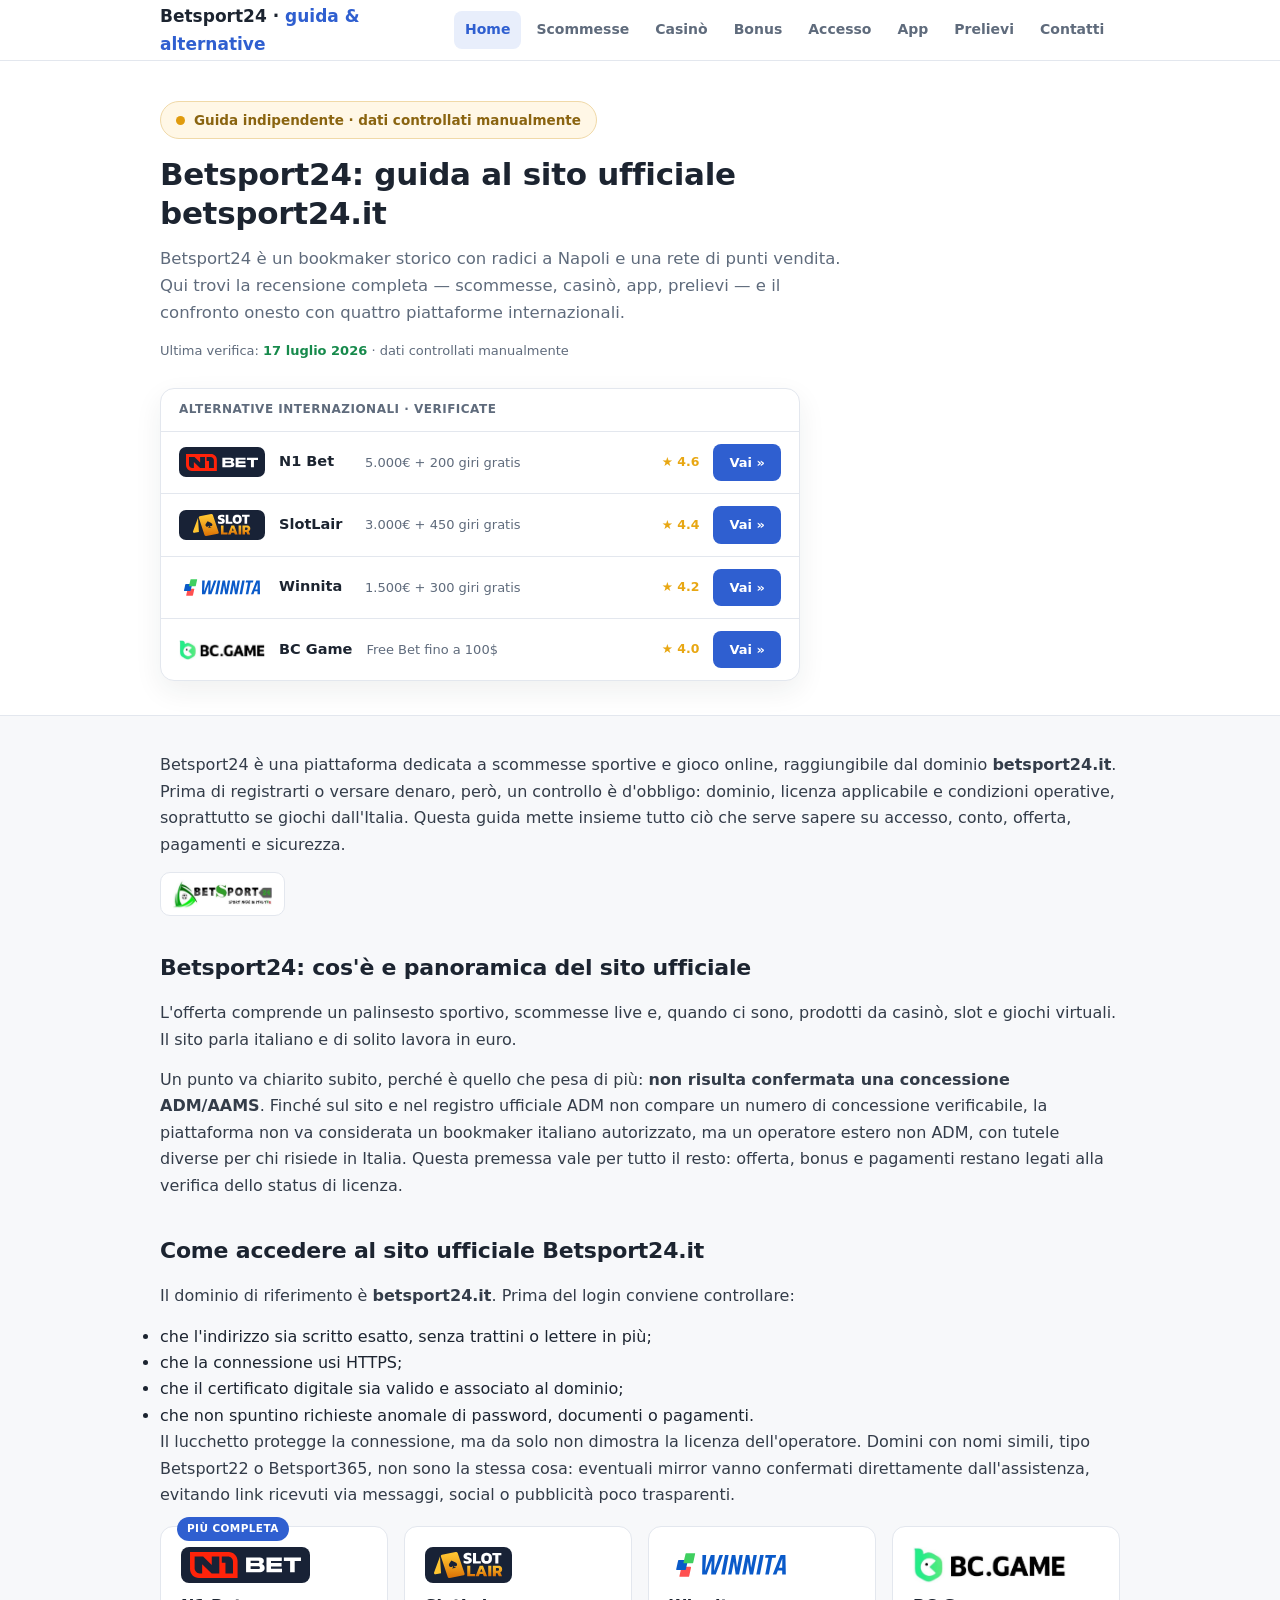
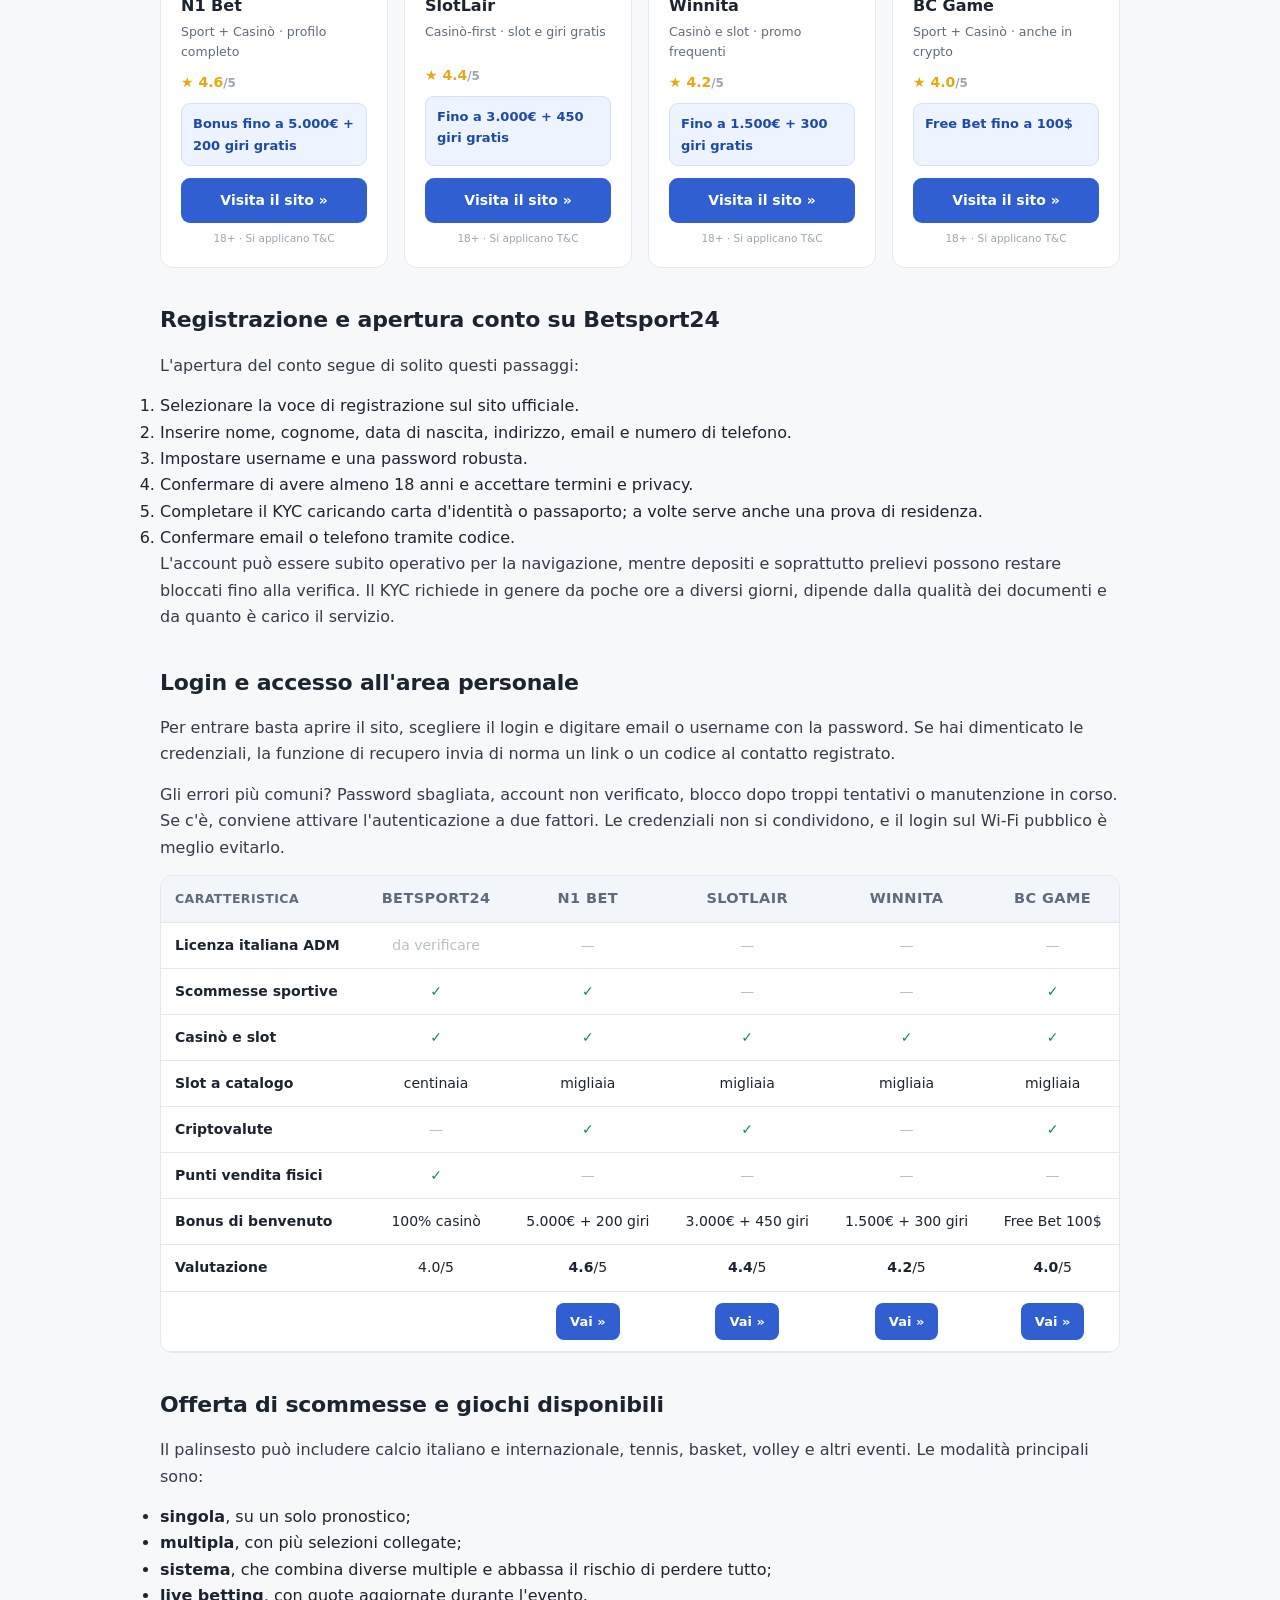
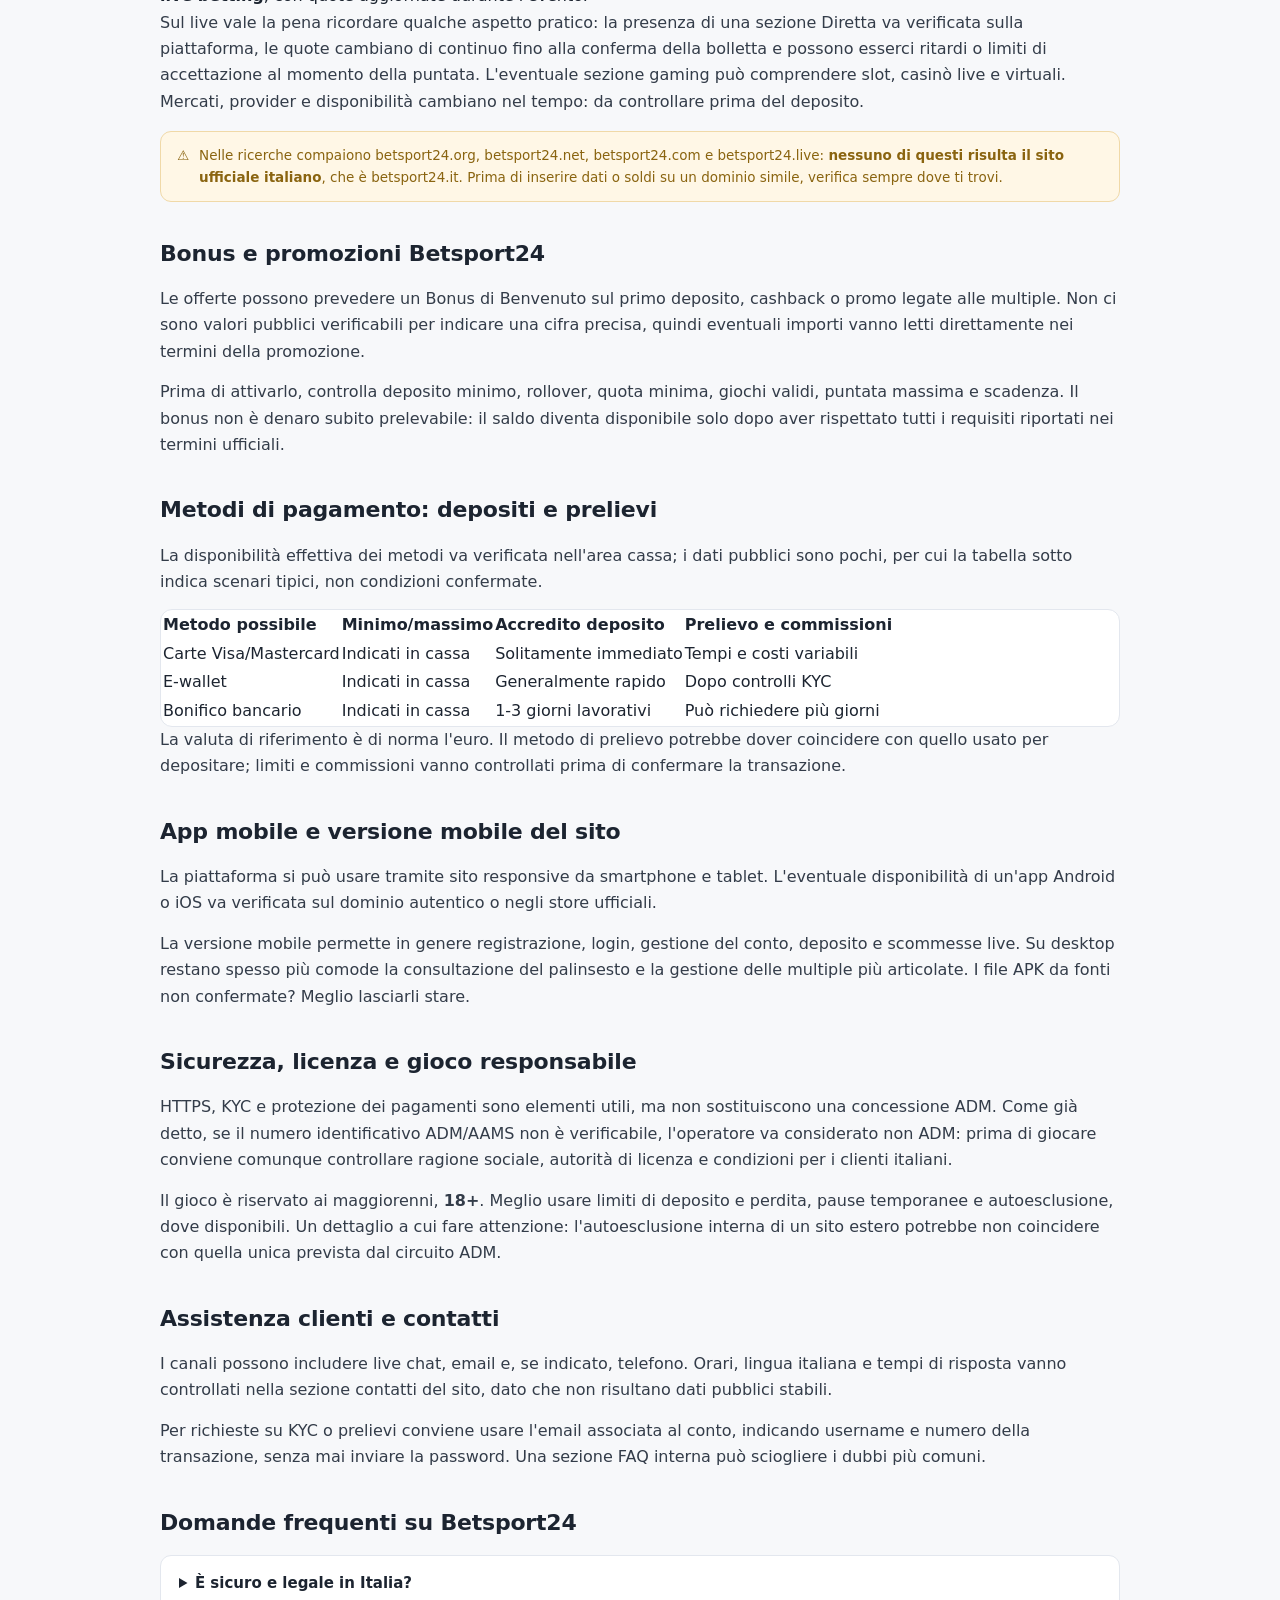
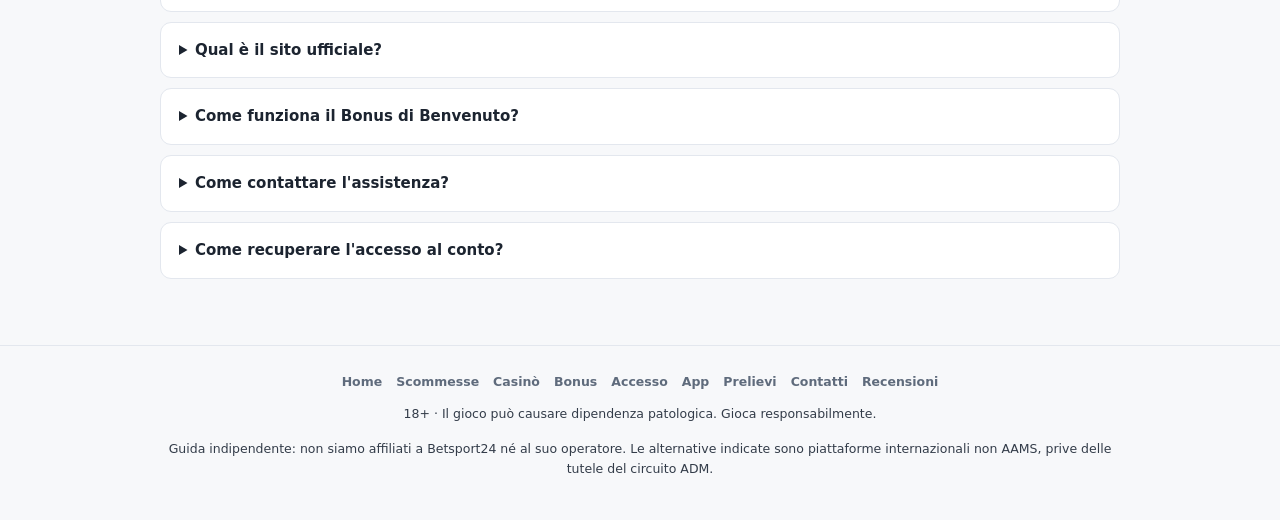
<file: index.html>
<!DOCTYPE html>
<html lang="it">
<head>
<meta charset="utf-8">
<meta name="viewport" content="width=device-width,initial-scale=1">
<title>Betsport24.it: guida a login, bonus e licenza ADM</title>
<meta name="description" content="Guida a Betsport24: accesso, registrazione, scommesse, bonus e pagamenti. Verifica licenza ADM/AAMS, sicurezza e condizioni prima di giocare.">
<link rel="canonical" href="https://betsports24it.com/">
<link rel="alternate" hreflang="it-it" href="https://betsports24it.com/">
<link rel="alternate" hreflang="x-default" href="https://betsports24it.com/">
<link rel="icon" type="image/svg+xml" href="/favicon.svg">
<link rel="stylesheet" href="/assets/style.css">
<script type="application/ld+json">{"@context": "https://schema.org", "@type": "FAQPage", "mainEntity": [{"@type": "Question", "name": "È sicuro e legale in Italia?", "acceptedAnswer": {"@type": "Answer", "text": "Senza un numero ADM/AAMS verificabile non va considerato concessionario italiano: in quel caso è un operatore non ADM, con protezioni differenti. L&#x27;accesso è consentito solo ai maggiorenni."}}, {"@type": "Question", "name": "Qual è il sito ufficiale?", "acceptedAnswer": {"@type": "Answer", "text": "Il dominio indicato è betsport24.it. Controlla ortografia, HTTPS e certificato, evitando domini simili o mirror non confermati."}}, {"@type": "Question", "name": "Come funziona il Bonus di Benvenuto?", "acceptedAnswer": {"@type": "Answer", "text": "Può essere collegato al primo deposito e richiedere un rollover prima del prelievo. Importo, quota minima, scadenza e mercati validi sono specificati nei termini della promozione."}}, {"@type": "Question", "name": "Come contattare l&#x27;assistenza?", "acceptedAnswer": {"@type": "Answer", "text": "Quando disponibili, puoi usare live chat, email o telefono indicati sul sito. Orari e supporto in italiano vanno verificati nella sezione contatti."}}, {"@type": "Question", "name": "Come recuperare l&#x27;accesso al conto?", "acceptedAnswer": {"@type": "Answer", "text": "Dalla schermata di login scegli il recupero password o username, poi confermi l&#x27;identità tramite email o SMS. Se il conto è bloccato, tocca rivolgersi all&#x27;assistenza."}}]}</script><script type="application/ld+json">{"@context":"https://schema.org","@type":"WebSite","name":"Betsport24 · guida e alternative","url":"https://betsports24it.com/"}</script><script type="application/ld+json">{"@context":"https://schema.org","@type":"BreadcrumbList","itemListElement":[{"@type":"ListItem","position":1,"name":"Home","item":"https://betsports24it.com/"}]}</script>
</head>
<body>
<header class="hd"><div class="wrap"><a class="lg" href="/">Betsport24 · <b>guida &amp; alternative</b></a><nav><a href="/" class="on">Home</a><a href="/scommesse/">Scommesse</a><a href="/casino/">Casinò</a><a href="/bonus/">Bonus</a><a href="/accesso/">Accesso</a><a href="/app/">App</a><a href="/prelievi/">Prelievi</a><a href="/contatti/">Contatti</a><a href="/recensioni/">Recensioni</a></nav></div></header>
<section class="hero"><div class="wrap">
<div class="notice"><span class="dot"></span>Guida indipendente · dati controllati manualmente</div>
<h1>Betsport24: guida al sito ufficiale betsport24.it</h1>
<p class="sub">Betsport24 è un bookmaker storico con radici a Napoli e una rete di punti vendita. Qui trovi la recensione completa — scommesse, casinò, app, prelievi — e il confronto onesto con quattro piattaforme internazionali.</p>
<div class="vf">Ultima verifica: <b>17 luglio 2026</b> · dati controllati manualmente</div>
<div class="quick"><div class="qh">Alternative internazionali · verificate</div><a class="q" href="/referral-link?sub_id_1=n1" rel="nofollow"><img class="ql dk" src="/assets/n1bet-logo.svg" alt="N1 Bet"><span class="qn">N1 Bet</span><span class="qb">5.000€ + 200 giri gratis</span><span class="qr">★ 4.6</span><span class="qgo">Vai »</span></a><a class="q" href="/referral-link?sub_id_1=slotlair" rel="nofollow"><img class="ql dk" src="/assets/slotlair-logo.svg" alt="SlotLair"><span class="qn">SlotLair</span><span class="qb">3.000€ + 450 giri gratis</span><span class="qr">★ 4.4</span><span class="qgo">Vai »</span></a><a class="q" href="/referral-link?sub_id_1=winita" rel="nofollow"><img class="ql" src="/assets/winnita-logo.svg" alt="Winnita"><span class="qn">Winnita</span><span class="qb">1.500€ + 300 giri gratis</span><span class="qr">★ 4.2</span><span class="qgo">Vai »</span></a><a class="q" href="/referral-link?sub_id_1=bc" rel="nofollow"><img class="ql" src="/assets/bcgame-logo.jpeg" alt="BC Game"><span class="qn">BC Game</span><span class="qb">Free Bet fino a 100$</span><span class="qr">★ 4.0</span><span class="qgo">Vai »</span></a></div>
</div></section>
<main><div class="wrap">
<p>Betsport24 è una piattaforma dedicata a scommesse sportive e gioco online, raggiungibile dal dominio <b>betsport24.it</b>. Prima di registrarti o versare denaro, però, un controllo è d&#x27;obbligo: dominio, licenza applicabile e condizioni operative, soprattutto se giochi dall&#x27;Italia. Questa guida mette insieme tutto ciò che serve sapere su accesso, conto, offerta, pagamenti e sicurezza.</p>

<img class="blogo" src="/assets/logo-betsport24.png" alt="Betsport24 logo" width="447" height="136">
<h2>Betsport24: cos&#x27;è e panoramica del sito ufficiale</h2>
<p>L&#x27;offerta comprende un palinsesto sportivo, scommesse live e, quando ci sono, prodotti da casinò, slot e giochi virtuali. Il sito parla italiano e di solito lavora in euro.</p>
<p>Un punto va chiarito subito, perché è quello che pesa di più: <b>non risulta confermata una concessione ADM/AAMS</b>. Finché sul sito e nel registro ufficiale ADM non compare un numero di concessione verificabile, la piattaforma non va considerata un bookmaker italiano autorizzato, ma un operatore estero non ADM, con tutele diverse per chi risiede in Italia. Questa premessa vale per tutto il resto: offerta, bonus e pagamenti restano legati alla verifica dello status di licenza.</p>
<h2>Come accedere al sito ufficiale Betsport24.it</h2>
<p>Il dominio di riferimento è <b>betsport24.it</b>. Prima del login conviene controllare:</p>
<ul><li>che l&#x27;indirizzo sia scritto esatto, senza trattini o lettere in più;</li><li>che la connessione usi HTTPS;</li><li>che il certificato digitale sia valido e associato al dominio;</li><li>che non spuntino richieste anomale di password, documenti o pagamenti.</li></ul>
<p>Il lucchetto protegge la connessione, ma da solo non dimostra la licenza dell&#x27;operatore. Domini con nomi simili, tipo Betsport22 o Betsport365, non sono la stessa cosa: eventuali mirror vanno confermati direttamente dall&#x27;assistenza, evitando link ricevuti via messaggi, social o pubblicità poco trasparenti.</p>

<div class="cards"><div class="cd"><span class="rib">Più completa</span><img class="logo dk" src="/assets/n1bet-logo.svg" alt="N1 Bet"><h3>N1 Bet</h3><div class="tag">Sport + Casinò · profilo completo</div><div class="rate">★ 4.6<span>/5</span></div><div class="bonus">Bonus fino a 5.000€ + 200 giri gratis</div><a class="cta" href="/referral-link?sub_id_1=n1" rel="nofollow">Visita il sito »</a><div class="note">18+ · Si applicano T&amp;C</div></div><div class="cd"><img class="logo dk" src="/assets/slotlair-logo.svg" alt="SlotLair"><h3>SlotLair</h3><div class="tag">Casinò-first · slot e giri gratis</div><div class="rate">★ 4.4<span>/5</span></div><div class="bonus">Fino a 3.000€ + 450 giri gratis</div><a class="cta" href="/referral-link?sub_id_1=slotlair" rel="nofollow">Visita il sito »</a><div class="note">18+ · Si applicano T&amp;C</div></div><div class="cd"><img class="logo" src="/assets/winnita-logo.svg" alt="Winnita"><h3>Winnita</h3><div class="tag">Casinò e slot · promo frequenti</div><div class="rate">★ 4.2<span>/5</span></div><div class="bonus">Fino a 1.500€ + 300 giri gratis</div><a class="cta" href="/referral-link?sub_id_1=winita" rel="nofollow">Visita il sito »</a><div class="note">18+ · Si applicano T&amp;C</div></div><div class="cd"><img class="logo" src="/assets/bcgame-logo.jpeg" alt="BC Game"><h3>BC Game</h3><div class="tag">Sport + Casinò · anche in crypto</div><div class="rate">★ 4.0<span>/5</span></div><div class="bonus">Free Bet fino a 100$</div><a class="cta" href="/referral-link?sub_id_1=bc" rel="nofollow">Visita il sito »</a><div class="note">18+ · Si applicano T&amp;C</div></div></div>
<h2>Registrazione e apertura conto su Betsport24</h2>
<p>L&#x27;apertura del conto segue di solito questi passaggi:</p>
<ol><li>Selezionare la voce di registrazione sul sito ufficiale.</li><li>Inserire nome, cognome, data di nascita, indirizzo, email e numero di telefono.</li><li>Impostare username e una password robusta.</li><li>Confermare di avere almeno 18 anni e accettare termini e privacy.</li><li>Completare il KYC caricando carta d&#x27;identità o passaporto; a volte serve anche una prova di residenza.</li><li>Confermare email o telefono tramite codice.</li></ol>
<p>L&#x27;account può essere subito operativo per la navigazione, mentre depositi e soprattutto prelievi possono restare bloccati fino alla verifica. Il KYC richiede in genere da poche ore a diversi giorni, dipende dalla qualità dei documenti e da quanto è carico il servizio.</p>
<h2>Login e accesso all&#x27;area personale</h2>
<p>Per entrare basta aprire il sito, scegliere il login e digitare email o username con la password. Se hai dimenticato le credenziali, la funzione di recupero invia di norma un link o un codice al contatto registrato.</p>
<p>Gli errori più comuni? Password sbagliata, account non verificato, blocco dopo troppi tentativi o manutenzione in corso. Se c&#x27;è, conviene attivare l&#x27;autenticazione a due fattori. Le credenziali non si condividono, e il login sul Wi-Fi pubblico è meglio evitarlo.</p>

<div class="tblwrap"><table class="cmp"><tr><th>Caratteristica</th><th><span class="nm">Betsport24</span></th><th><span class="nm">N1 Bet</span></th><th><span class="nm">SlotLair</span></th><th><span class="nm">Winnita</span></th><th><span class="nm">BC Game</span></th></tr><tr><td>Licenza italiana ADM</td><td class="n">da verificare</td><td class="n">—</td><td class="n">—</td><td class="n">—</td><td class="n">—</td></tr><tr><td>Scommesse sportive</td><td class="y">✓</td><td class="y">✓</td><td class="n">—</td><td class="n">—</td><td class="y">✓</td></tr><tr><td>Casinò e slot</td><td class="y">✓</td><td class="y">✓</td><td class="y">✓</td><td class="y">✓</td><td class="y">✓</td></tr><tr><td>Slot a catalogo</td><td>centinaia</td><td>migliaia</td><td>migliaia</td><td>migliaia</td><td>migliaia</td></tr><tr><td>Criptovalute</td><td class="n">—</td><td class="y">✓</td><td class="y">✓</td><td class="n">—</td><td class="y">✓</td></tr><tr><td>Punti vendita fisici</td><td class="y">✓</td><td class="n">—</td><td class="n">—</td><td class="n">—</td><td class="n">—</td></tr><tr><td>Bonus di benvenuto</td><td>100% casinò</td><td>5.000€ + 200 giri</td><td>3.000€ + 450 giri</td><td>1.500€ + 300 giri</td><td>Free Bet 100$</td></tr><tr><td>Valutazione</td><td>4.0/5</td><td><b>4.6</b>/5</td><td><b>4.4</b>/5</td><td><b>4.2</b>/5</td><td><b>4.0</b>/5</td></tr><tr><td></td><td></td><td><a class="go" href="/referral-link?sub_id_1=n1" rel="nofollow">Vai »</a></td><td><a class="go" href="/referral-link?sub_id_1=slotlair" rel="nofollow">Vai »</a></td><td><a class="go" href="/referral-link?sub_id_1=winita" rel="nofollow">Vai »</a></td><td><a class="go" href="/referral-link?sub_id_1=bc" rel="nofollow">Vai »</a></td></tr></table></div>
<h2>Offerta di scommesse e giochi disponibili</h2>
<p>Il palinsesto può includere calcio italiano e internazionale, tennis, basket, volley e altri eventi. Le modalità principali sono:</p>
<ul><li><b>singola</b>, su un solo pronostico;</li><li><b>multipla</b>, con più selezioni collegate;</li><li><b>sistema</b>, che combina diverse multiple e abbassa il rischio di perdere tutto;</li><li><b>live betting</b>, con quote aggiornate durante l&#x27;evento.</li></ul>
<p>Sul live vale la pena ricordare qualche aspetto pratico: la presenza di una sezione Diretta va verificata sulla piattaforma, le quote cambiano di continuo fino alla conferma della bolletta e possono esserci ritardi o limiti di accettazione al momento della puntata. L&#x27;eventuale sezione gaming può comprendere slot, casinò live e virtuali. Mercati, provider e disponibilità cambiano nel tempo: da controllare prima del deposito.</p>

<div class="warnbar">⚠ <div>Nelle ricerche compaiono betsport24.org, betsport24.net, betsport24.com e betsport24.live: <b>nessuno di questi risulta il sito ufficiale italiano</b>, che è betsport24.it. Prima di inserire dati o soldi su un dominio simile, verifica sempre dove ti trovi.</div></div>
<h2>Bonus e promozioni Betsport24</h2>
<p>Le offerte possono prevedere un Bonus di Benvenuto sul primo deposito, cashback o promo legate alle multiple. Non ci sono valori pubblici verificabili per indicare una cifra precisa, quindi eventuali importi vanno letti direttamente nei termini della promozione.</p>
<p>Prima di attivarlo, controlla deposito minimo, rollover, quota minima, giochi validi, puntata massima e scadenza. Il bonus non è denaro subito prelevabile: il saldo diventa disponibile solo dopo aver rispettato tutti i requisiti riportati nei termini ufficiali.</p>
<h2>Metodi di pagamento: depositi e prelievi</h2>
<p>La disponibilità effettiva dei metodi va verificata nell&#x27;area cassa; i dati pubblici sono pochi, per cui la tabella sotto indica scenari tipici, non condizioni confermate.</p>
<div class="tblwrap"><table class="otable"><tr><td><b>Metodo possibile</b></td><td><b>Minimo/massimo</b></td><td><b>Accredito deposito</b></td><td><b>Prelievo e commissioni</b></td></tr><tr><td>Carte Visa/Mastercard</td><td>Indicati in cassa</td><td>Solitamente immediato</td><td>Tempi e costi variabili</td></tr><tr><td>E-wallet</td><td>Indicati in cassa</td><td>Generalmente rapido</td><td>Dopo controlli KYC</td></tr><tr><td>Bonifico bancario</td><td>Indicati in cassa</td><td>1-3 giorni lavorativi</td><td>Può richiedere più giorni</td></tr></table></div>
<p>La valuta di riferimento è di norma l&#x27;euro. Il metodo di prelievo potrebbe dover coincidere con quello usato per depositare; limiti e commissioni vanno controllati prima di confermare la transazione.</p>
<h2>App mobile e versione mobile del sito</h2>
<p>La piattaforma si può usare tramite sito responsive da smartphone e tablet. L&#x27;eventuale disponibilità di un&#x27;app Android o iOS va verificata sul dominio autentico o negli store ufficiali.</p>
<p>La versione mobile permette in genere registrazione, login, gestione del conto, deposito e scommesse live. Su desktop restano spesso più comode la consultazione del palinsesto e la gestione delle multiple più articolate. I file APK da fonti non confermate? Meglio lasciarli stare.</p>
<h2>Sicurezza, licenza e gioco responsabile</h2>
<p>HTTPS, KYC e protezione dei pagamenti sono elementi utili, ma non sostituiscono una concessione ADM. Come già detto, se il numero identificativo ADM/AAMS non è verificabile, l&#x27;operatore va considerato non ADM: prima di giocare conviene comunque controllare ragione sociale, autorità di licenza e condizioni per i clienti italiani.</p>
<p>Il gioco è riservato ai maggiorenni, <b>18+</b>. Meglio usare limiti di deposito e perdita, pause temporanee e autoesclusione, dove disponibili. Un dettaglio a cui fare attenzione: l&#x27;autoesclusione interna di un sito estero potrebbe non coincidere con quella unica prevista dal circuito ADM.</p>
<h2>Assistenza clienti e contatti</h2>
<p>I canali possono includere live chat, email e, se indicato, telefono. Orari, lingua italiana e tempi di risposta vanno controllati nella sezione contatti del sito, dato che non risultano dati pubblici stabili.</p>
<p>Per richieste su KYC o prelievi conviene usare l&#x27;email associata al conto, indicando username e numero della transazione, senza mai inviare la password. Una sezione FAQ interna può sciogliere i dubbi più comuni.</p>
<h2>Domande frequenti su Betsport24</h2>
<div class="faq"><details><summary>È sicuro e legale in Italia?</summary><div class="ans">Senza un numero ADM/AAMS verificabile non va considerato concessionario italiano: in quel caso è un operatore non ADM, con protezioni differenti. L&#x27;accesso è consentito solo ai maggiorenni.</div></details></div>
<div class="faq"><details><summary>Qual è il sito ufficiale?</summary><div class="ans">Il dominio indicato è <b>betsport24.it</b>. Controlla ortografia, HTTPS e certificato, evitando domini simili o mirror non confermati.</div></details></div>
<div class="faq"><details><summary>Come funziona il Bonus di Benvenuto?</summary><div class="ans">Può essere collegato al primo deposito e richiedere un rollover prima del prelievo. Importo, quota minima, scadenza e mercati validi sono specificati nei termini della promozione.</div></details></div>
<div class="faq"><details><summary>Come contattare l&#x27;assistenza?</summary><div class="ans">Quando disponibili, puoi usare live chat, email o telefono indicati sul sito. Orari e supporto in italiano vanno verificati nella sezione contatti.</div></details></div>
<div class="faq"><details><summary>Come recuperare l&#x27;accesso al conto?</summary><div class="ans">Dalla schermata di login scegli il recupero password o username, poi confermi l&#x27;identità tramite email o SMS. Se il conto è bloccato, tocca rivolgersi all&#x27;assistenza.</div></details></div>
</div></main>
<footer class="ft"><div class="wrap"><nav><a href="/">Home</a><a href="/scommesse/">Scommesse</a><a href="/casino/">Casinò</a><a href="/bonus/">Bonus</a><a href="/accesso/">Accesso</a><a href="/app/">App</a><a href="/prelievi/">Prelievi</a><a href="/contatti/">Contatti</a><a href="/recensioni/">Recensioni</a></nav><p>18+ · Il gioco può causare dipendenza patologica. Gioca responsabilmente.</p><p>Guida indipendente: non siamo affiliati a Betsport24 né al suo operatore. Le alternative indicate sono piattaforme internazionali non AAMS, prive delle tutele del circuito ADM.</p></div></footer>
</body>
</html>
</file>
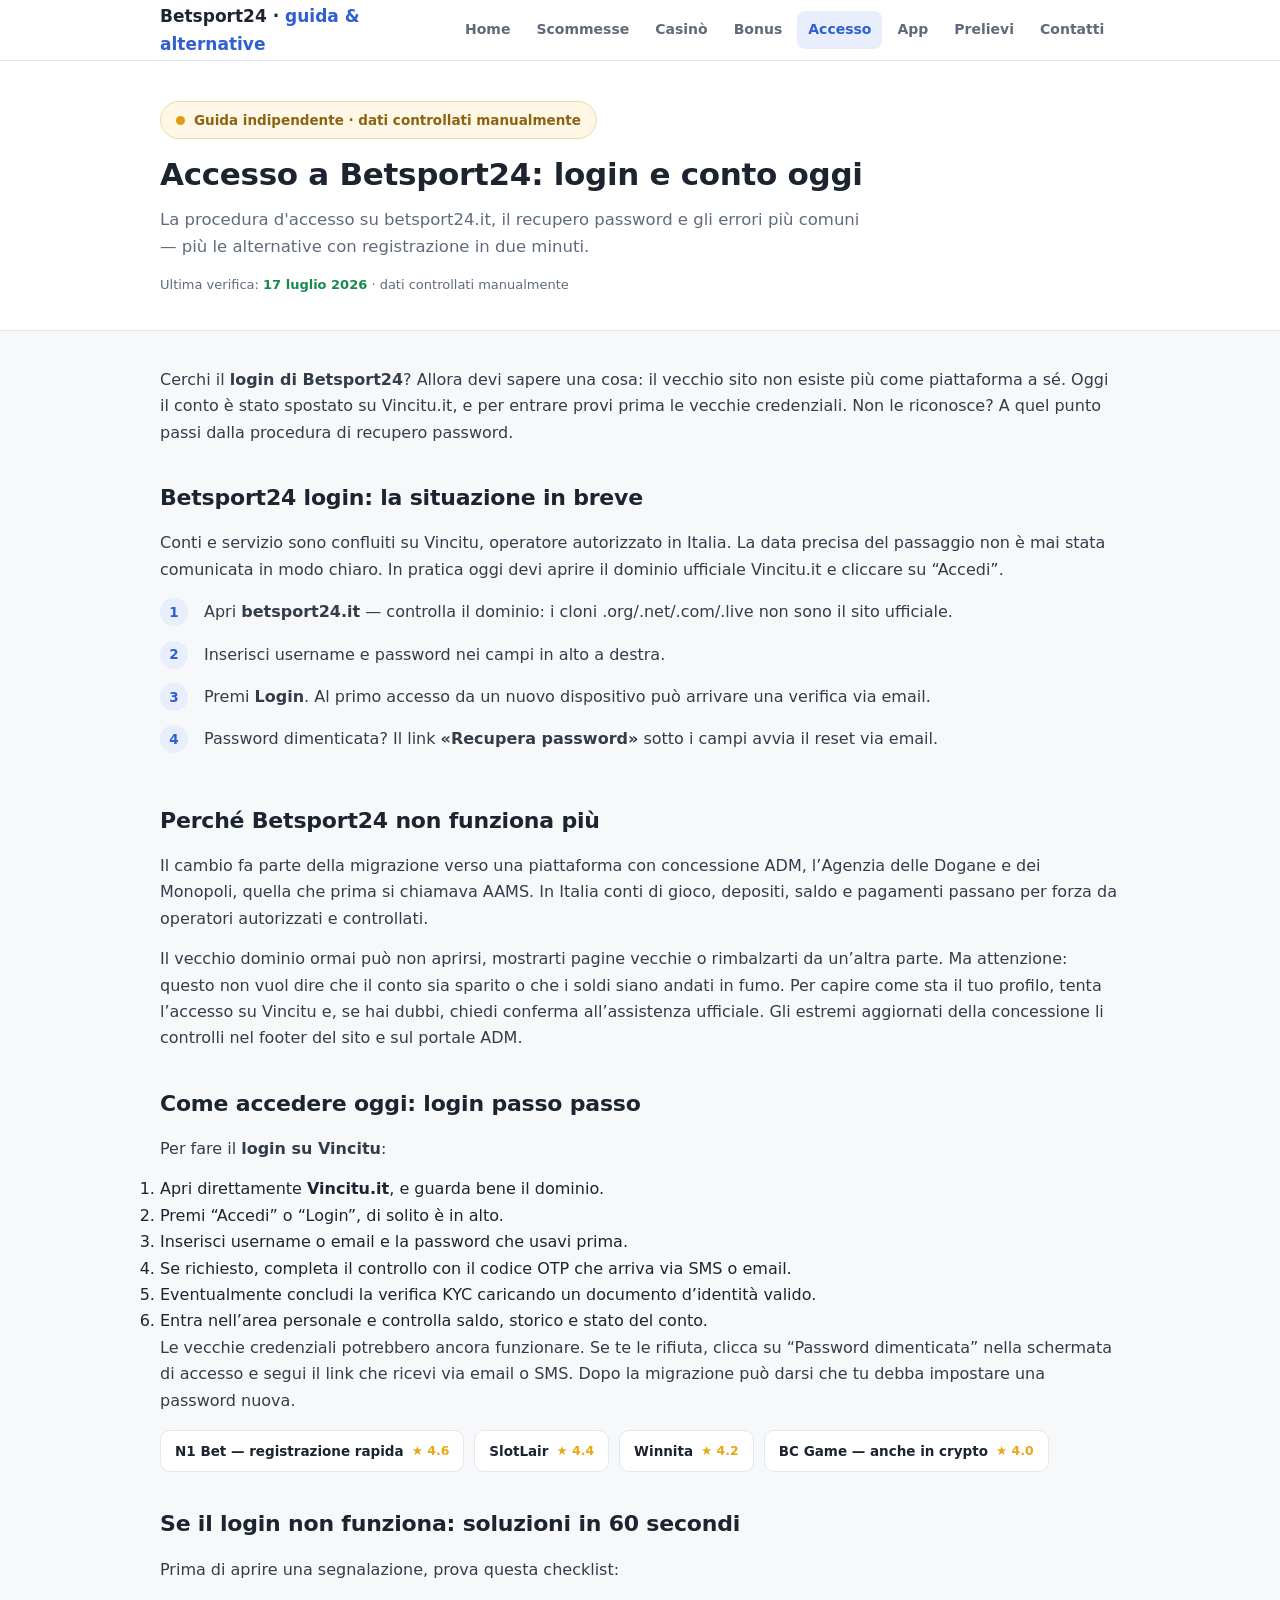
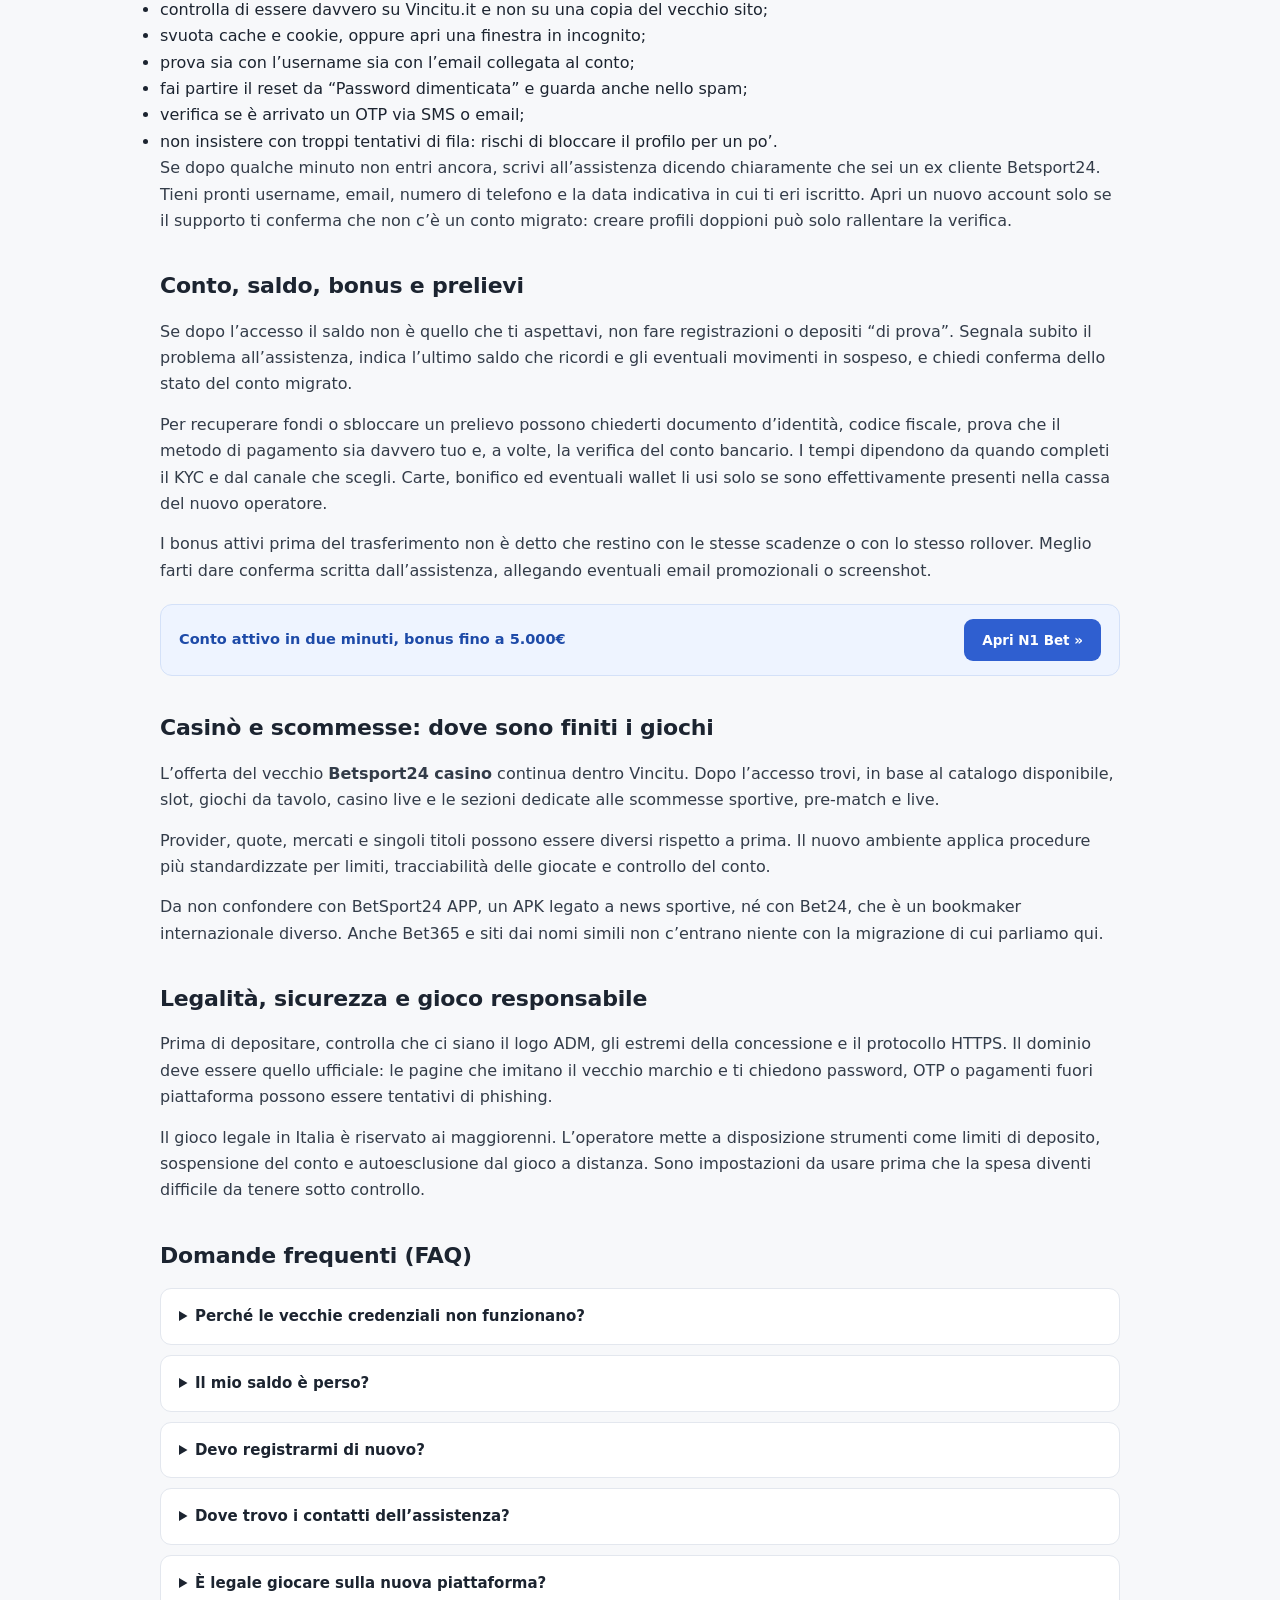
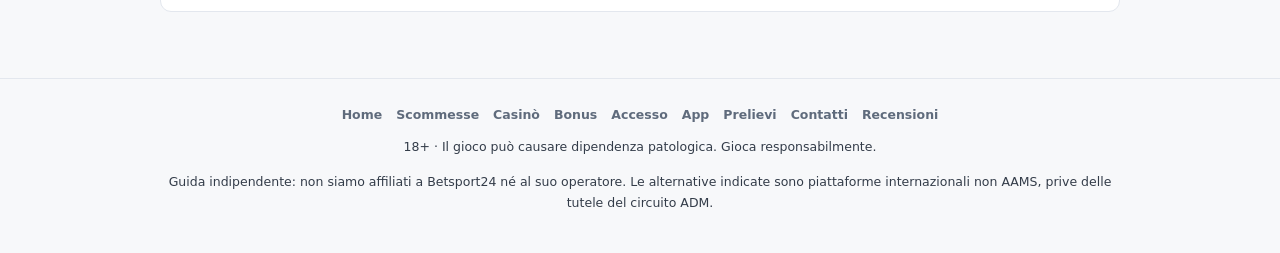
<file: accesso/index.html>
<!DOCTYPE html>
<html lang="it">
<head>
<meta charset="utf-8">
<meta name="viewport" content="width=device-width,initial-scale=1">
<title>Betsport24 Login: accesso conto oggi su Vincitu</title>
<meta name="description" content="Scopri come accedere al conto Betsport24 su Vincitu, recuperare la password, verificare saldo e gestire assistenza, prelievi e sicurezza ADM.">
<link rel="canonical" href="https://betsports24it.com/accesso/">
<link rel="alternate" hreflang="it-it" href="https://betsports24it.com/accesso/">
<link rel="alternate" hreflang="x-default" href="https://betsports24it.com/">
<link rel="icon" type="image/svg+xml" href="/favicon.svg">
<link rel="stylesheet" href="/assets/style.css">
<script type="application/ld+json">{"@context": "https://schema.org", "@type": "FAQPage", "mainEntity": [{"@type": "Question", "name": "Perché le vecchie credenziali non funzionano?", "acceptedAnswer": {"@type": "Answer", "text": "Forse la password va aggiornata, oppure il profilo ti chiede un OTP o la verifica d’identità. Prova con “Password dimenticata” prima di contattare il supporto."}}, {"@type": "Question", "name": "Il mio saldo è perso?", "acceptedAnswer": {"@type": "Answer", "text": "Non per forza. Tenta prima l’accesso e, se il saldo non compare, chiedi una verifica all’assistenza senza creare un secondo conto."}}, {"@type": "Question", "name": "Devo registrarmi di nuovo?", "acceptedAnswer": {"@type": "Answer", "text": "Non necessariamente. La nuova registrazione serve solo se il supporto ti conferma che non esiste un profilo migrato."}}, {"@type": "Question", "name": "Dove trovo i contatti dell’assistenza?", "acceptedAnswer": {"@type": "Answer", "text": "Su Vincitu.it cerca la sezione “Assistenza” o “Contatti”, di solito nel footer o nel menù dell’area personale: lì trovi chat, email o modulo di supporto. Controlla sempre i recapiti aggiornati direttamente sul sito ufficiale."}}, {"@type": "Question", "name": "È legale giocare sulla nuova piattaforma?", "acceptedAnswer": {"@type": "Answer", "text": "Sì, a patto di usare il dominio ufficiale dell’operatore con concessione ADM valida e di avere almeno 18 anni."}}]}</script><script type="application/ld+json">{"@context":"https://schema.org","@type":"BreadcrumbList","itemListElement":[{"@type":"ListItem","position":1,"name":"Home","item":"https://betsports24it.com/"},{"@type":"ListItem","position":2,"name":"Accesso","item":"https://betsports24it.com/accesso/"}]}</script>
</head>
<body>
<header class="hd"><div class="wrap"><a class="lg" href="/">Betsport24 · <b>guida &amp; alternative</b></a><nav><a href="/">Home</a><a href="/scommesse/">Scommesse</a><a href="/casino/">Casinò</a><a href="/bonus/">Bonus</a><a href="/accesso/" class="on">Accesso</a><a href="/app/">App</a><a href="/prelievi/">Prelievi</a><a href="/contatti/">Contatti</a><a href="/recensioni/">Recensioni</a></nav></div></header>
<section class="hero"><div class="wrap">
<div class="notice"><span class="dot"></span>Guida indipendente · dati controllati manualmente</div>
<h1>Accesso a Betsport24: login e conto oggi</h1>
<p class="sub">La procedura d'accesso su betsport24.it, il recupero password e gli errori più comuni — più le alternative con registrazione in due minuti.</p>
<div class="vf">Ultima verifica: <b>17 luglio 2026</b> · dati controllati manualmente</div>
</div></section>
<main><div class="wrap">
<p>Cerchi il <b>login di Betsport24</b>? Allora devi sapere una cosa: il vecchio sito non esiste più come piattaforma a sé. Oggi il conto è stato spostato su Vincitu.it, e per entrare provi prima le vecchie credenziali. Non le riconosce? A quel punto passi dalla procedura di recupero password.</p>
<h2>Betsport24 login: la situazione in breve</h2>
<p>Conti e servizio sono confluiti su Vincitu, operatore autorizzato in Italia. La data precisa del passaggio non è mai stata comunicata in modo chiaro. In pratica oggi devi aprire il dominio ufficiale Vincitu.it e cliccare su “Accedi”.</p>

<ol class="steps">
<li>Apri <b>betsport24.it</b> — controlla il dominio: i cloni .org/.net/.com/.live non sono il sito ufficiale.</li>
<li>Inserisci username e password nei campi in alto a destra.</li>
<li>Premi <b>Login</b>. Al primo accesso da un nuovo dispositivo può arrivare una verifica via email.</li>
<li>Password dimenticata? Il link <b>«Recupera password»</b> sotto i campi avvia il reset via email.</li>
</ol>
<h2>Perché Betsport24 non funziona più</h2>
<p>Il cambio fa parte della migrazione verso una piattaforma con concessione ADM, l’Agenzia delle Dogane e dei Monopoli, quella che prima si chiamava AAMS. In Italia conti di gioco, depositi, saldo e pagamenti passano per forza da operatori autorizzati e controllati.</p>
<p>Il vecchio dominio ormai può non aprirsi, mostrarti pagine vecchie o rimbalzarti da un’altra parte. Ma attenzione: questo non vuol dire che il conto sia sparito o che i soldi siano andati in fumo. Per capire come sta il tuo profilo, tenta l’accesso su Vincitu e, se hai dubbi, chiedi conferma all’assistenza ufficiale. Gli estremi aggiornati della concessione li controlli nel footer del sito e sul portale ADM.</p>
<h2>Come accedere oggi: login passo passo</h2>
<p>Per fare il <b>login su Vincitu</b>:</p>
<ol><li>Apri direttamente <b>Vincitu.it</b>, e guarda bene il dominio.</li><li>Premi “Accedi” o “Login”, di solito è in alto.</li><li>Inserisci username o email e la password che usavi prima.</li><li>Se richiesto, completa il controllo con il codice OTP che arriva via SMS o email.</li><li>Eventualmente concludi la verifica KYC caricando un documento d’identità valido.</li><li>Entra nell’area personale e controlla saldo, storico e stato del conto.</li></ol>
<p>Le vecchie credenziali potrebbero ancora funzionare. Se te le rifiuta, clicca su “Password dimenticata” nella schermata di accesso e segui il link che ricevi via email o SMS. Dopo la migrazione può darsi che tu debba impostare una password nuova.</p>

<div class="miniset"><a href="/referral-link?sub_id_1=n1" rel="nofollow">N1 Bet — registrazione rapida <span class="r">★ 4.6</span></a><a href="/referral-link?sub_id_1=slotlair" rel="nofollow">SlotLair <span class="r">★ 4.4</span></a><a href="/referral-link?sub_id_1=winita" rel="nofollow">Winnita <span class="r">★ 4.2</span></a><a href="/referral-link?sub_id_1=bc" rel="nofollow">BC Game — anche in crypto <span class="r">★ 4.0</span></a></div>
<h2>Se il login non funziona: soluzioni in 60 secondi</h2>
<p>Prima di aprire una segnalazione, prova questa checklist:</p>
<ul><li>controlla di essere davvero su Vincitu.it e non su una copia del vecchio sito;</li><li>svuota cache e cookie, oppure apri una finestra in incognito;</li><li>prova sia con l’username sia con l’email collegata al conto;</li><li>fai partire il reset da “Password dimenticata” e guarda anche nello spam;</li><li>verifica se è arrivato un OTP via SMS o email;</li><li>non insistere con troppi tentativi di fila: rischi di bloccare il profilo per un po’.</li></ul>
<p>Se dopo qualche minuto non entri ancora, scrivi all’assistenza dicendo chiaramente che sei un ex cliente Betsport24. Tieni pronti username, email, numero di telefono e la data indicativa in cui ti eri iscritto. Apri un nuovo account solo se il supporto ti conferma che non c’è un conto migrato: creare profili doppioni può solo rallentare la verifica.</p>
<h2>Conto, saldo, bonus e prelievi</h2>
<p>Se dopo l’accesso il saldo non è quello che ti aspettavi, non fare registrazioni o depositi “di prova”. Segnala subito il problema all’assistenza, indica l’ultimo saldo che ricordi e gli eventuali movimenti in sospeso, e chiedi conferma dello stato del conto migrato.</p>
<p>Per recuperare fondi o sbloccare un prelievo possono chiederti documento d’identità, codice fiscale, prova che il metodo di pagamento sia davvero tuo e, a volte, la verifica del conto bancario. I tempi dipendono da quando completi il KYC e dal canale che scegli. Carte, bonifico ed eventuali wallet li usi solo se sono effettivamente presenti nella cassa del nuovo operatore.</p>
<p>I bonus attivi prima del trasferimento non è detto che restino con le stesse scadenze o con lo stesso rollover. Meglio farti dare conferma scritta dall’assistenza, allegando eventuali email promozionali o screenshot.</p>

<div class="ctastrip"><div class="t">Conto attivo in due minuti, bonus fino a 5.000€</div><a href="/referral-link?sub_id_1=n1" rel="nofollow">Apri N1 Bet »</a></div>
<h2>Casinò e scommesse: dove sono finiti i giochi</h2>
<p>L’offerta del vecchio <b>Betsport24 casino</b> continua dentro Vincitu. Dopo l’accesso trovi, in base al catalogo disponibile, slot, giochi da tavolo, casino live e le sezioni dedicate alle scommesse sportive, pre-match e live.</p>
<p>Provider, quote, mercati e singoli titoli possono essere diversi rispetto a prima. Il nuovo ambiente applica procedure più standardizzate per limiti, tracciabilità delle giocate e controllo del conto.</p>
<p>Da non confondere con BetSport24 APP, un APK legato a news sportive, né con Bet24, che è un bookmaker internazionale diverso. Anche Bet365 e siti dai nomi simili non c’entrano niente con la migrazione di cui parliamo qui.</p>
<h2>Legalità, sicurezza e gioco responsabile</h2>
<p>Prima di depositare, controlla che ci siano il logo ADM, gli estremi della concessione e il protocollo HTTPS. Il dominio deve essere quello ufficiale: le pagine che imitano il vecchio marchio e ti chiedono password, OTP o pagamenti fuori piattaforma possono essere tentativi di phishing.</p>
<p>Il gioco legale in Italia è riservato ai maggiorenni. L’operatore mette a disposizione strumenti come limiti di deposito, sospensione del conto e autoesclusione dal gioco a distanza. Sono impostazioni da usare prima che la spesa diventi difficile da tenere sotto controllo.</p>
<h2>Domande frequenti (FAQ)</h2>
<div class="faq"><details><summary>Perché le vecchie credenziali non funzionano?</summary><div class="ans">Forse la password va aggiornata, oppure il profilo ti chiede un OTP o la verifica d’identità. Prova con “Password dimenticata” prima di contattare il supporto.</div></details></div>
<div class="faq"><details><summary>Il mio saldo è perso?</summary><div class="ans">Non per forza. Tenta prima l’accesso e, se il saldo non compare, chiedi una verifica all’assistenza senza creare un secondo conto.</div></details></div>
<div class="faq"><details><summary>Devo registrarmi di nuovo?</summary><div class="ans">Non necessariamente. La nuova registrazione serve solo se il supporto ti conferma che non esiste un profilo migrato.</div></details></div>
<div class="faq"><details><summary>Dove trovo i contatti dell’assistenza?</summary><div class="ans">Su Vincitu.it cerca la sezione “Assistenza” o “Contatti”, di solito nel footer o nel menù dell’area personale: lì trovi chat, email o modulo di supporto. Controlla sempre i recapiti aggiornati direttamente sul sito ufficiale.</div></details></div>
<div class="faq"><details><summary>È legale giocare sulla nuova piattaforma?</summary><div class="ans">Sì, a patto di usare il dominio ufficiale dell’operatore con concessione ADM valida e di avere almeno 18 anni.</div></details></div>
</div></main>
<footer class="ft"><div class="wrap"><nav><a href="/">Home</a><a href="/scommesse/">Scommesse</a><a href="/casino/">Casinò</a><a href="/bonus/">Bonus</a><a href="/accesso/">Accesso</a><a href="/app/">App</a><a href="/prelievi/">Prelievi</a><a href="/contatti/">Contatti</a><a href="/recensioni/">Recensioni</a></nav><p>18+ · Il gioco può causare dipendenza patologica. Gioca responsabilmente.</p><p>Guida indipendente: non siamo affiliati a Betsport24 né al suo operatore. Le alternative indicate sono piattaforme internazionali non AAMS, prive delle tutele del circuito ADM.</p></div></footer>
</body>
</html>
</file>
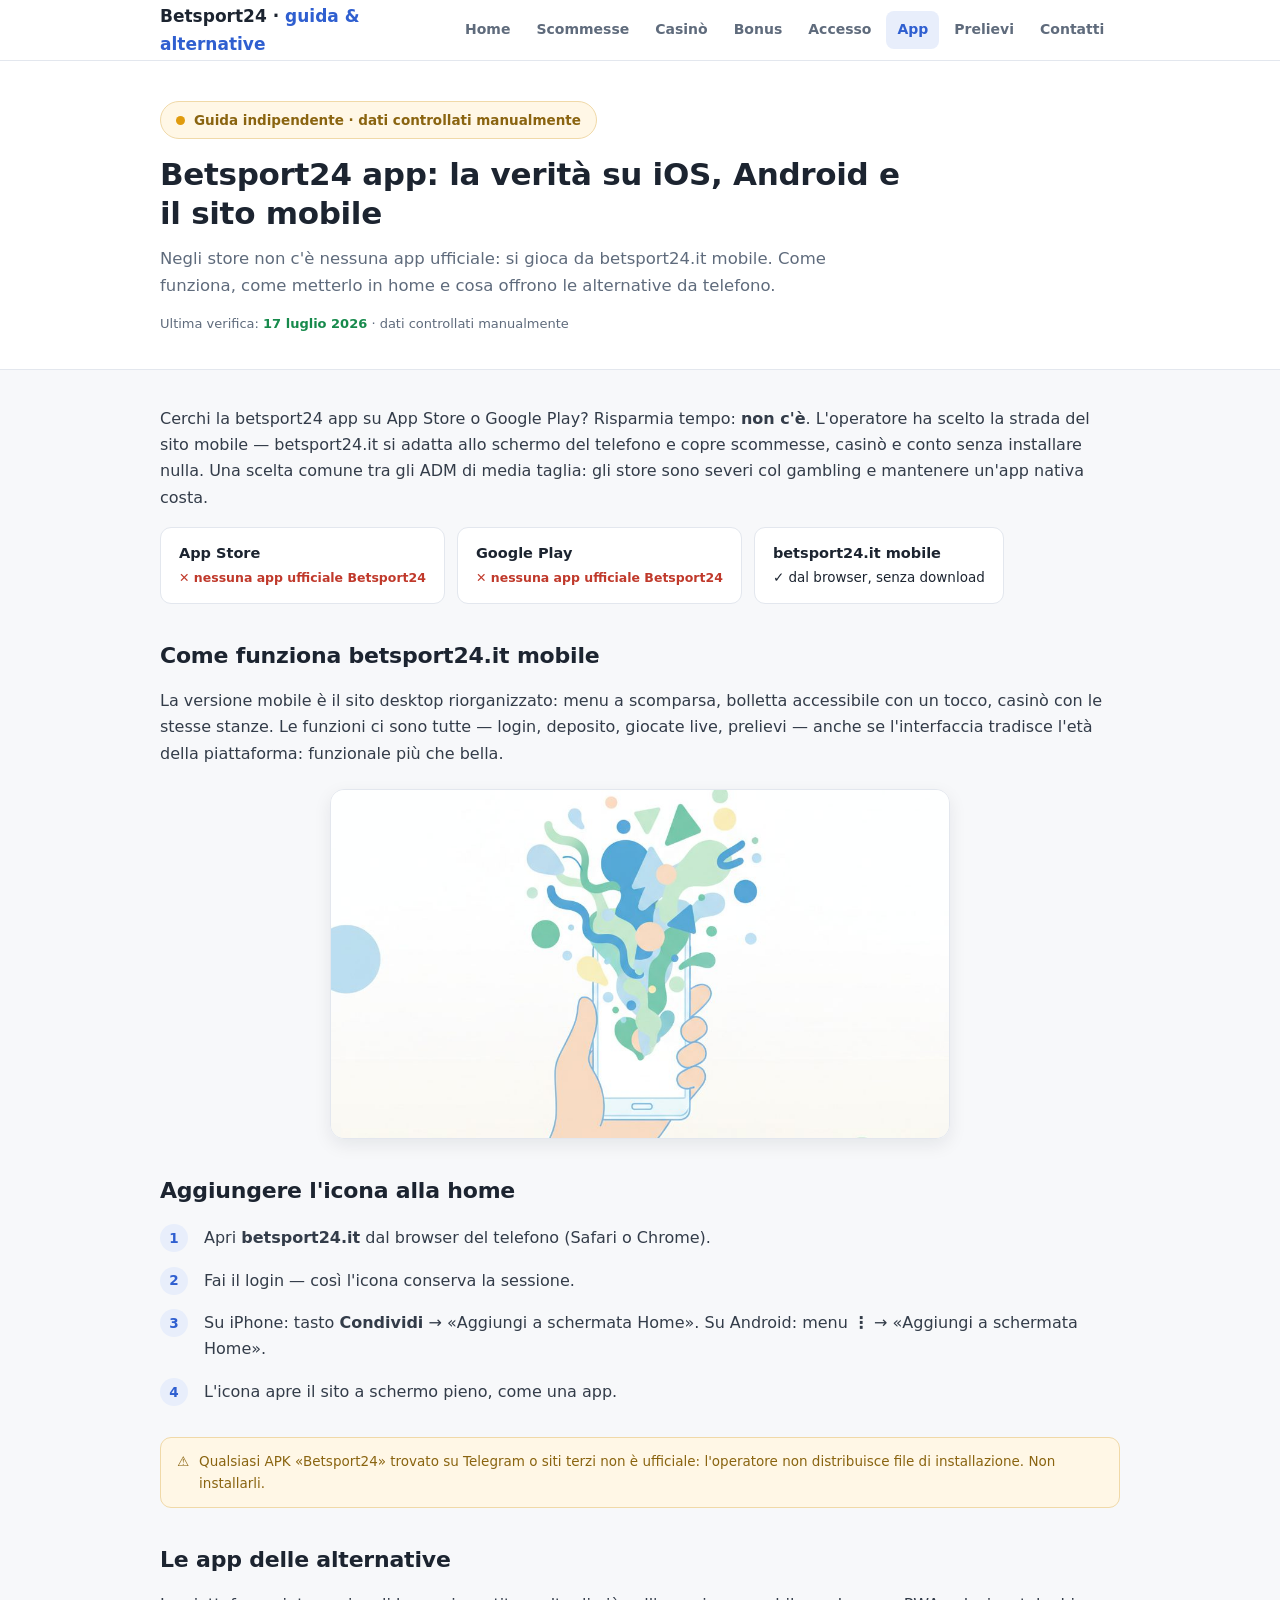
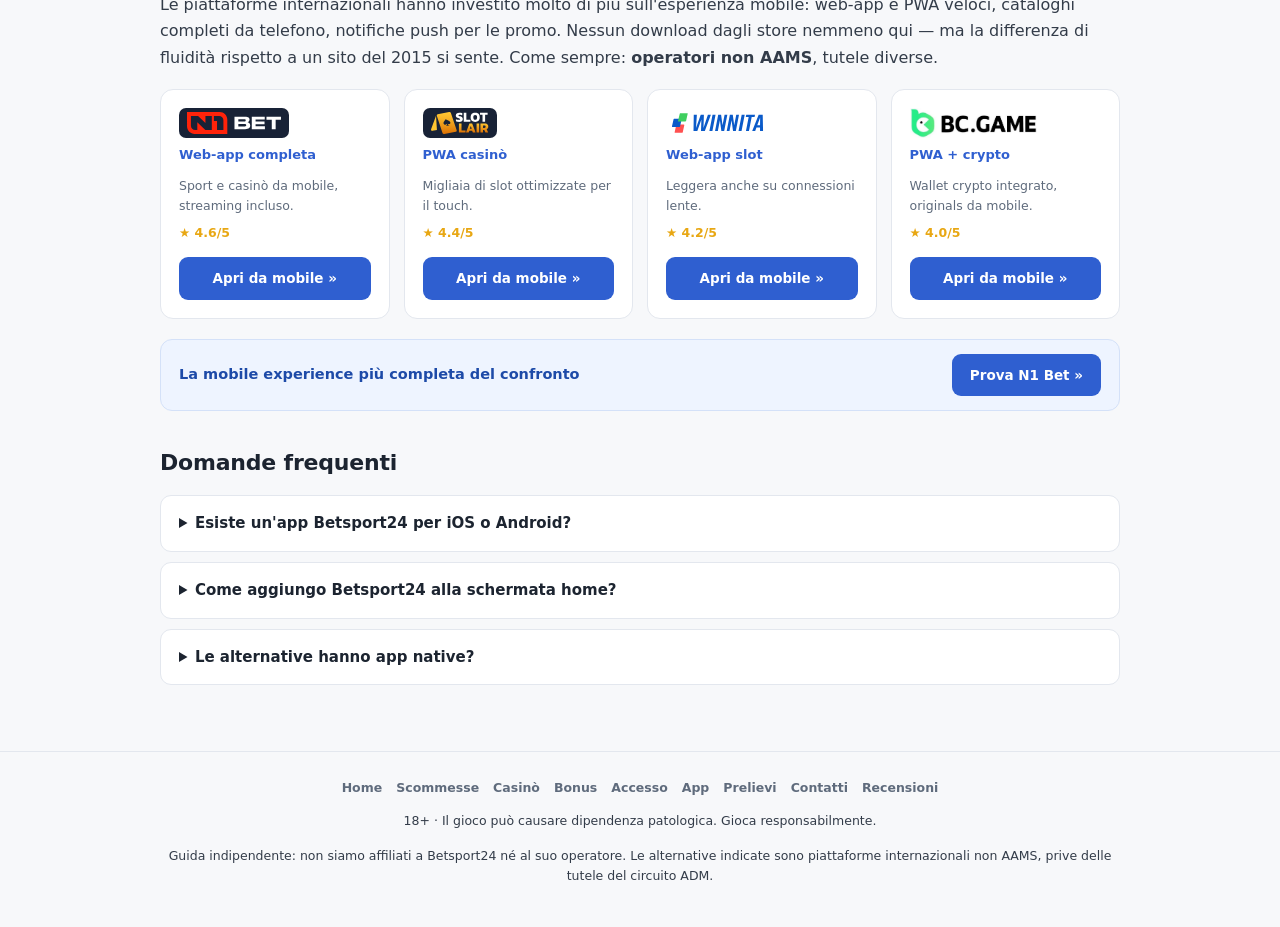
<file: app/index.html>
<!DOCTYPE html>
<html lang="it">
<head>
<meta charset="utf-8">
<meta name="viewport" content="width=device-width,initial-scale=1">
<title>Betsport24 app: c'è? Come si gioca da mobile e le alternative</title>
<meta name="description" content="Betsport24 app per iOS e Android non esiste negli store: si gioca da betsport24.it mobile. Come funziona la versione mobile e le alternative con PWA. 18+.">
<link rel="canonical" href="https://betsports24it.com/app/">
<link rel="alternate" hreflang="it-it" href="https://betsports24it.com/app/">
<link rel="alternate" hreflang="x-default" href="https://betsports24it.com/">
<link rel="icon" type="image/svg+xml" href="/favicon.svg">
<link rel="stylesheet" href="/assets/style.css">
<script type="application/ld+json">{"@context":"https://schema.org","@type":"FAQPage","mainEntity":[{"@type":"Question","name":"Esiste un'app Betsport24 per iOS o Android?","acceptedAnswer":{"@type":"Answer","text":"Negli store non risulta un'app ufficiale Betsport24: si gioca dal browser del telefono su betsport24.it, che adatta il sito allo schermo mobile."}},{"@type":"Question","name":"Come aggiungo Betsport24 alla schermata home?","acceptedAnswer":{"@type":"Answer","text":"Apri betsport24.it dal browser, poi usa «Aggiungi a schermata Home» (Safari: tasto Condividi; Chrome: menu a tre puntini). L'icona apre il sito come una app."}},{"@type":"Question","name":"Le alternative hanno app native?","acceptedAnswer":{"@type":"Answer","text":"Le piattaforme internazionali puntano su web-app e PWA molto curate, che coprono l'intero catalogo da mobile senza download dagli store."}}]}</script><script type="application/ld+json">{"@context":"https://schema.org","@type":"BreadcrumbList","itemListElement":[{"@type":"ListItem","position":1,"name":"Home","item":"https://betsports24it.com/"},{"@type":"ListItem","position":2,"name":"App","item":"https://betsports24it.com/app/"}]}</script>
</head>
<body>
<header class="hd"><div class="wrap"><a class="lg" href="/">Betsport24 · <b>guida &amp; alternative</b></a><nav><a href="/">Home</a><a href="/scommesse/">Scommesse</a><a href="/casino/">Casinò</a><a href="/bonus/">Bonus</a><a href="/accesso/">Accesso</a><a href="/app/" class="on">App</a><a href="/prelievi/">Prelievi</a><a href="/contatti/">Contatti</a><a href="/recensioni/">Recensioni</a></nav></div></header>
<section class="hero"><div class="wrap">
<div class="notice"><span class="dot"></span>Guida indipendente · dati controllati manualmente</div>
<h1>Betsport24 app: la verità su iOS, Android e il sito mobile</h1>
<p class="sub">Negli store non c'è nessuna app ufficiale: si gioca da betsport24.it mobile. Come funziona, come metterlo in home e cosa offrono le alternative da telefono.</p>
<div class="vf">Ultima verifica: <b>17 luglio 2026</b> · dati controllati manualmente</div>
</div></section>
<main><div class="wrap">
<p>Cerchi la betsport24 app su App Store o Google Play? Risparmia tempo: <b>non c'è</b>. L'operatore ha scelto la strada del sito mobile — betsport24.it si adatta allo schermo del telefono e copre scommesse, casinò e conto senza installare nulla. Una scelta comune tra gli ADM di media taglia: gli store sono severi col gambling e mantenere un'app nativa costa.</p>
<div class="store"><div class="s"><b>App Store</b><span class="off">✕ nessuna app ufficiale Betsport24</span></div><div class="s"><b>Google Play</b><span class="off">✕ nessuna app ufficiale Betsport24</span></div><div class="s"><b>betsport24.it mobile</b>✓ dal browser, senza download</div></div>
<h2>Come funziona betsport24.it mobile</h2>
<p>La versione mobile è il sito desktop riorganizzato: menu a scomparsa, bolletta accessibile con un tocco, casinò con le stesse stanze. Le funzioni ci sono tutte — login, deposito, giocate live, prelievi — anche se l'interfaccia tradisce l'età della piattaforma: funzionale più che bella.</p>
<img class="ximg" src="/assets/xtra-app.jpg" alt="Gioco da mobile" loading="lazy">
<h2>Aggiungere l'icona alla home</h2>
<ol class="steps">
<li>Apri <b>betsport24.it</b> dal browser del telefono (Safari o Chrome).</li>
<li>Fai il login — così l'icona conserva la sessione.</li>
<li>Su iPhone: tasto <b>Condividi</b> → «Aggiungi a schermata Home». Su Android: menu <b>⋮</b> → «Aggiungi a schermata Home».</li>
<li>L'icona apre il sito a schermo pieno, come una app.</li>
</ol>
<div class="warnbar">⚠ <div>Qualsiasi APK «Betsport24» trovato su Telegram o siti terzi non è ufficiale: l'operatore non distribuisce file di installazione. Non installarli.</div></div>
<h2>Le app delle alternative</h2>
<p>Le piattaforme internazionali hanno investito molto di più sull'esperienza mobile: web-app e PWA veloci, cataloghi completi da telefono, notifiche push per le promo. Nessun download dagli store nemmeno qui — ma la differenza di fluidità rispetto a un sito del 2015 si sente. Come sempre: <b>operatori non AAMS</b>, tutele diverse.</p>
<div class="bcards">
<div class="bc"><img class="lg2 dk" src="/assets/n1bet-logo.svg" alt="N1 Bet"><div class="giri">Web-app completa</div><div class="d">Sport e casinò da mobile, streaming incluso.</div><div class="r">★ 4.6/5</div><a href="/referral-link?sub_id_1=n1" rel="nofollow">Apri da mobile »</a></div>
<div class="bc"><img class="lg2 dk" src="/assets/slotlair-logo.svg" alt="SlotLair"><div class="giri">PWA casinò</div><div class="d">Migliaia di slot ottimizzate per il touch.</div><div class="r">★ 4.4/5</div><a href="/referral-link?sub_id_1=slotlair" rel="nofollow">Apri da mobile »</a></div>
<div class="bc"><img class="lg2" src="/assets/winnita-logo.svg" alt="Winnita"><div class="giri">Web-app slot</div><div class="d">Leggera anche su connessioni lente.</div><div class="r">★ 4.2/5</div><a href="/referral-link?sub_id_1=winita" rel="nofollow">Apri da mobile »</a></div>
<div class="bc"><img class="lg2" src="/assets/bcgame-logo.jpeg" alt="BC Game"><div class="giri">PWA + crypto</div><div class="d">Wallet crypto integrato, originals da mobile.</div><div class="r">★ 4.0/5</div><a href="/referral-link?sub_id_1=bc" rel="nofollow">Apri da mobile »</a></div>
</div>
<div class="ctastrip"><div class="t">La mobile experience più completa del confronto</div><a href="/referral-link?sub_id_1=n1" rel="nofollow">Prova N1 Bet »</a></div>
<h2>Domande frequenti</h2>
<details><summary>Esiste un'app Betsport24 per iOS o Android?</summary><p>Negli store non risulta un'app ufficiale Betsport24: si gioca dal browser del telefono su betsport24.it, che adatta il sito allo schermo mobile.</p></details>
<details><summary>Come aggiungo Betsport24 alla schermata home?</summary><p>Apri betsport24.it dal browser, poi usa «Aggiungi a schermata Home» (Safari: tasto Condividi; Chrome: menu a tre puntini). L'icona apre il sito come una app.</p></details>
<details><summary>Le alternative hanno app native?</summary><p>Le piattaforme internazionali puntano su web-app e PWA molto curate, che coprono l'intero catalogo da mobile senza download dagli store.</p></details>
</div></main>
<footer class="ft"><div class="wrap"><nav><a href="/">Home</a><a href="/scommesse/">Scommesse</a><a href="/casino/">Casinò</a><a href="/bonus/">Bonus</a><a href="/accesso/">Accesso</a><a href="/app/">App</a><a href="/prelievi/">Prelievi</a><a href="/contatti/">Contatti</a><a href="/recensioni/">Recensioni</a></nav><p>18+ · Il gioco può causare dipendenza patologica. Gioca responsabilmente.</p><p>Guida indipendente: non siamo affiliati a Betsport24 né al suo operatore. Le alternative indicate sono piattaforme internazionali non AAMS, prive delle tutele del circuito ADM.</p></div></footer>
</body>
</html>
</file>
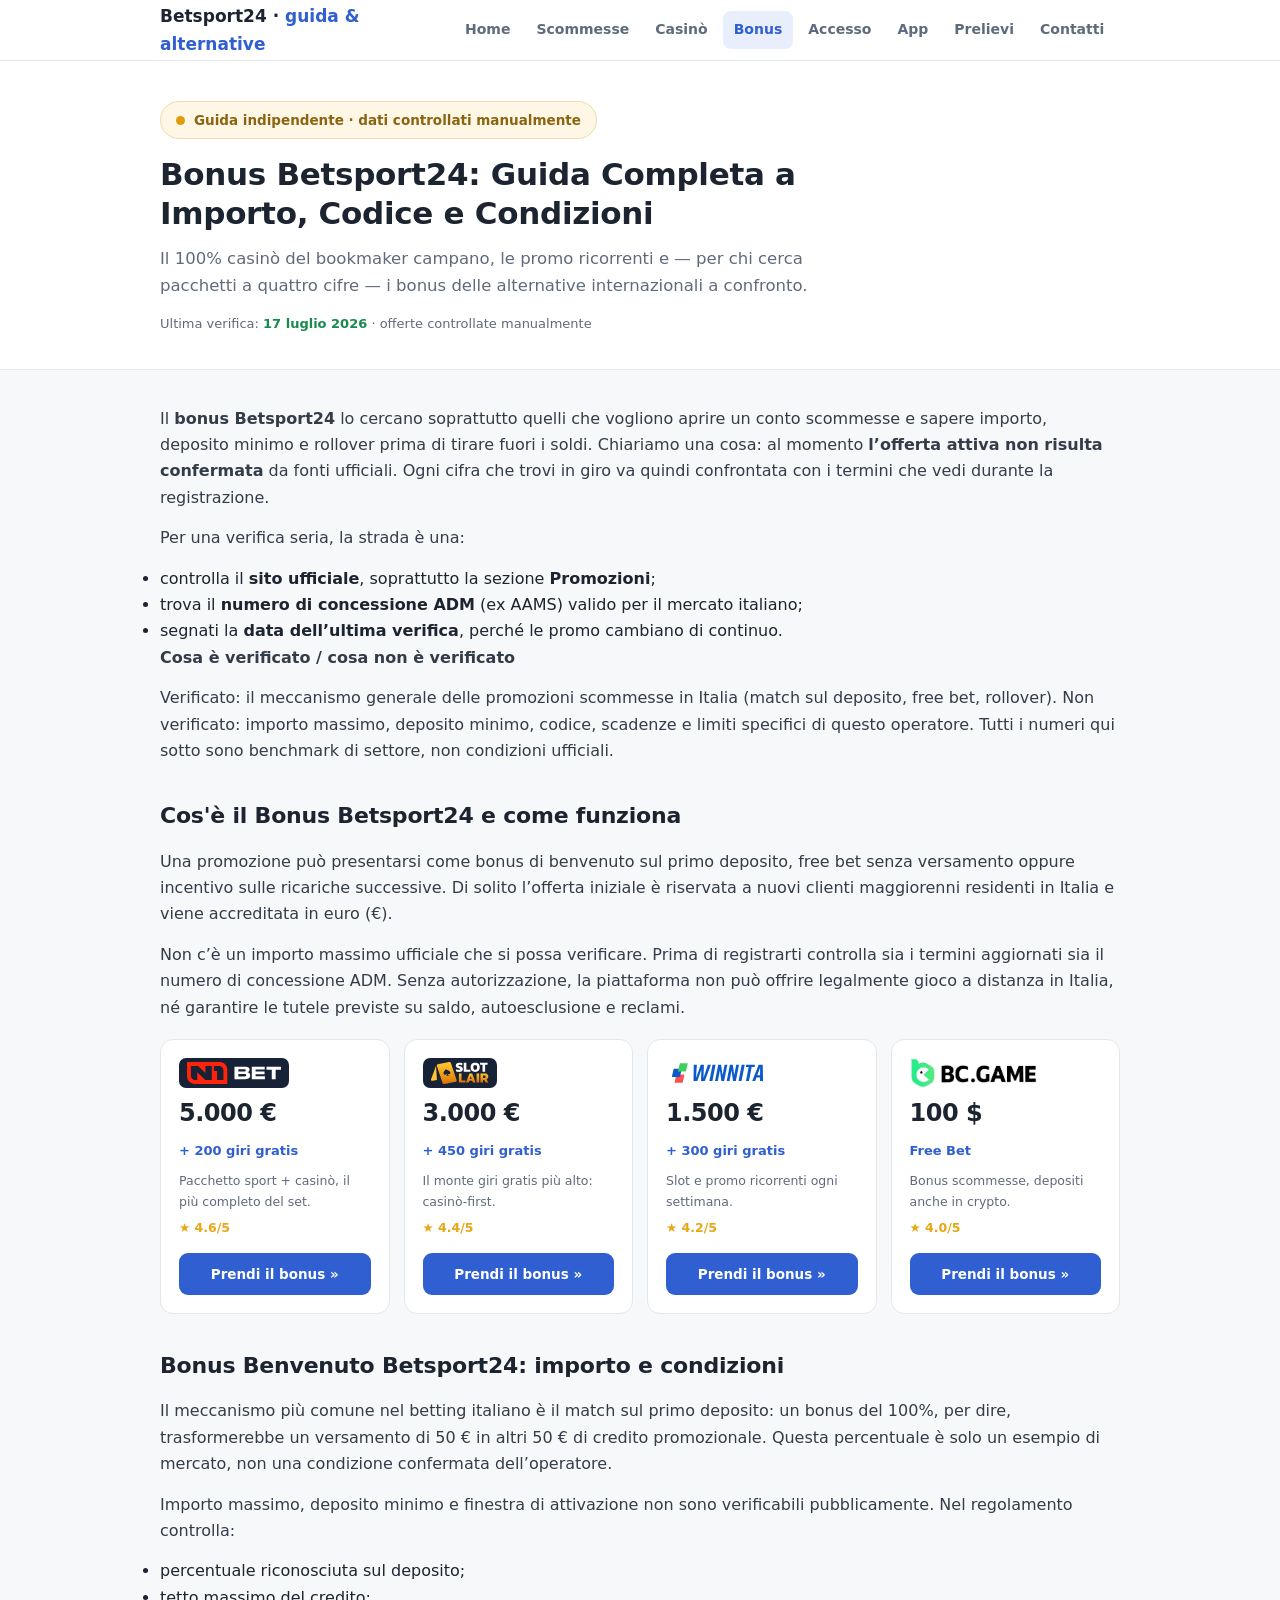
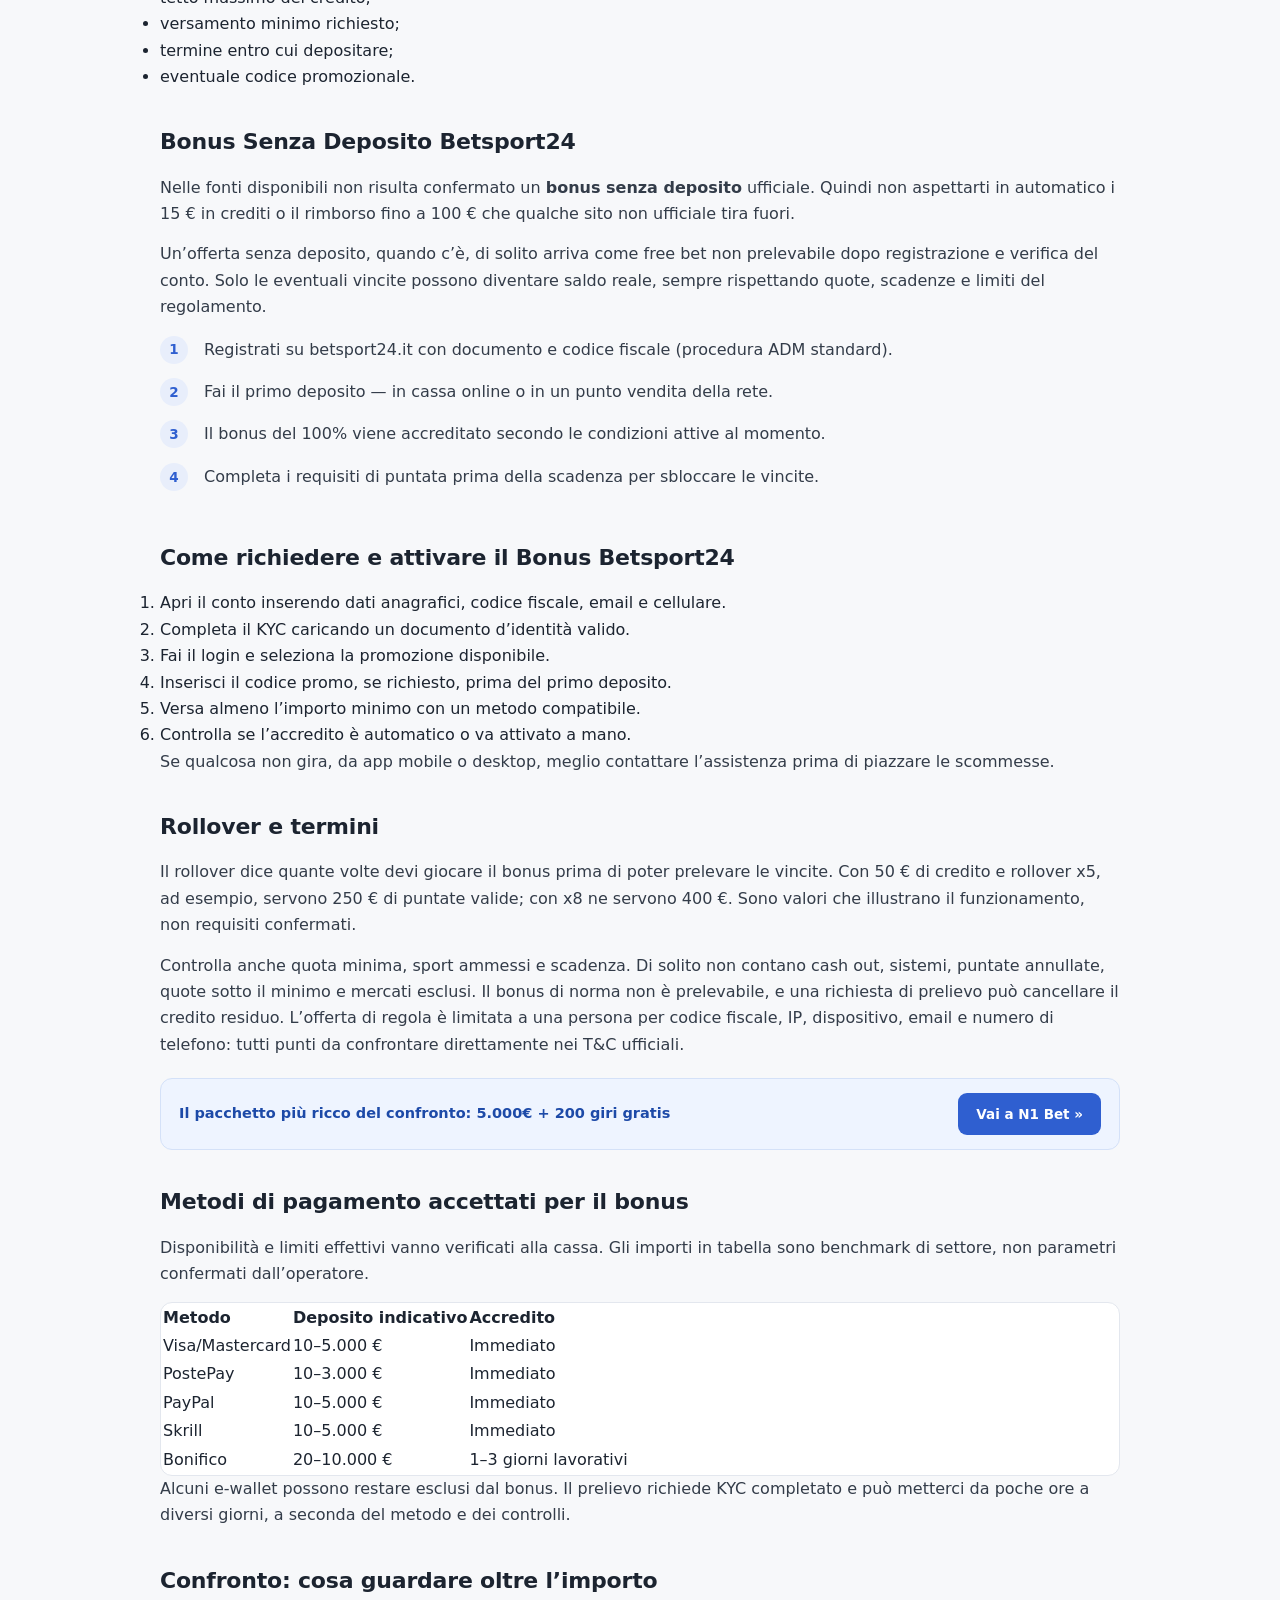
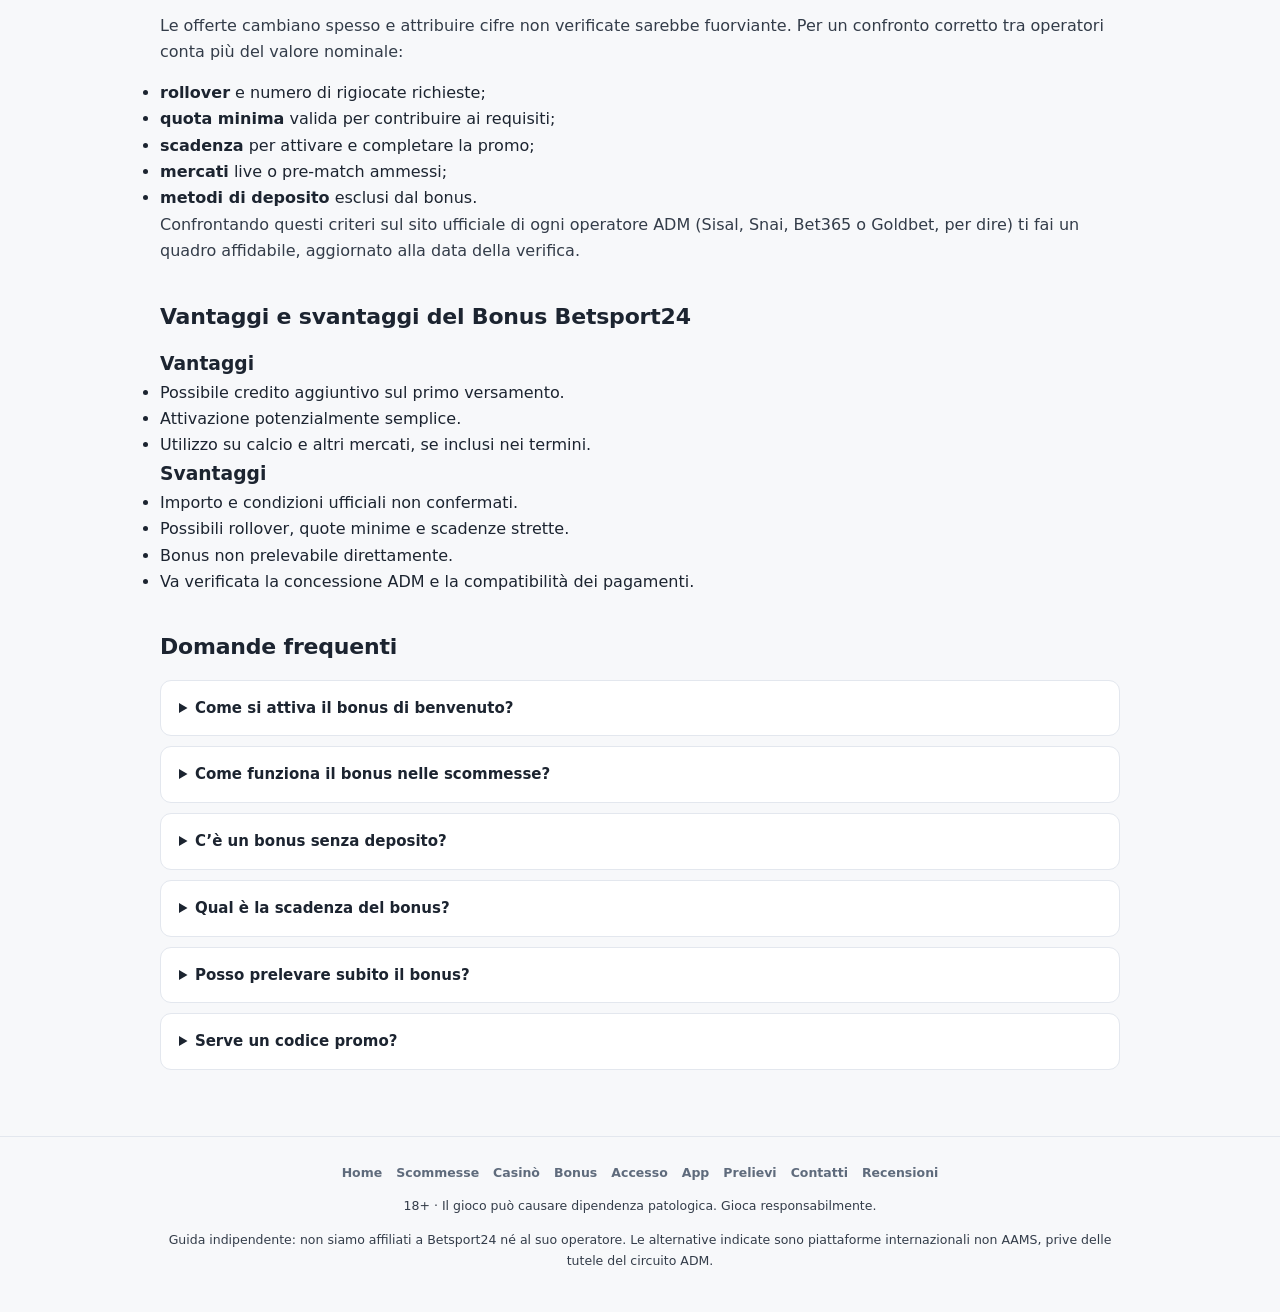
<file: bonus/index.html>
<!DOCTYPE html>
<html lang="it">
<head>
<meta charset="utf-8">
<meta name="viewport" content="width=device-width,initial-scale=1">
<title>Bonus Betsport24: Importo, Codice e Condizioni</title>
<meta name="description" content="Guida al bonus Betsport24: verifica importo, codice promo, deposito, rollover e condizioni ufficiali ADM prima di registrarti.">
<link rel="canonical" href="https://betsports24it.com/bonus/">
<link rel="alternate" hreflang="it-it" href="https://betsports24it.com/bonus/">
<link rel="alternate" hreflang="x-default" href="https://betsports24it.com/">
<link rel="icon" type="image/svg+xml" href="/favicon.svg">
<link rel="stylesheet" href="/assets/style.css">
<script type="application/ld+json">{"@context": "https://schema.org", "@type": "FAQPage", "mainEntity": [{"@type": "Question", "name": "Come si attiva il bonus di benvenuto?", "acceptedAnswer": {"@type": "Answer", "text": "Ti registri, completi il KYC, selezioni la promo e fai il primo deposito. Il codice va inserito solo se previsto."}}, {"@type": "Question", "name": "Come funziona il bonus nelle scommesse?", "acceptedAnswer": {"@type": "Answer", "text": "Il credito serve per puntare, e le vincite diventano prelevabili solo dopo rollover, quota minima e gli altri requisiti."}}, {"@type": "Question", "name": "C’è un bonus senza deposito?", "acceptedAnswer": {"@type": "Answer", "text": "Non risulta un’offerta senza deposito ufficiale confermata. Va verificata direttamente tra le promozioni disponibili sul conto."}}, {"@type": "Question", "name": "Qual è la scadenza del bonus?", "acceptedAnswer": {"@type": "Answer", "text": "Non c’è un termine verificato. Il regolamento deve dire entro quanti giorni attivare e completare la promozione."}}, {"@type": "Question", "name": "Posso prelevare subito il bonus?", "acceptedAnswer": {"@type": "Answer", "text": "Di norma no: il credito promozionale non è denaro che puoi ritirare. Un prelievo anticipato può annullare il bonus residuo."}}, {"@type": "Question", "name": "Serve un codice promo?", "acceptedAnswer": {"@type": "Answer", "text": "Non si può confermare in via generale. Se serve, il codice viene indicato durante la registrazione o il deposito."}}]}</script><script type="application/ld+json">{"@context":"https://schema.org","@type":"BreadcrumbList","itemListElement":[{"@type":"ListItem","position":1,"name":"Home","item":"https://betsports24it.com/"},{"@type":"ListItem","position":2,"name":"Bonus","item":"https://betsports24it.com/bonus/"}]}</script>
</head>
<body>
<header class="hd"><div class="wrap"><a class="lg" href="/">Betsport24 · <b>guida &amp; alternative</b></a><nav><a href="/">Home</a><a href="/scommesse/">Scommesse</a><a href="/casino/">Casinò</a><a href="/bonus/" class="on">Bonus</a><a href="/accesso/">Accesso</a><a href="/app/">App</a><a href="/prelievi/">Prelievi</a><a href="/contatti/">Contatti</a><a href="/recensioni/">Recensioni</a></nav></div></header>
<section class="hero"><div class="wrap">
<div class="notice"><span class="dot"></span>Guida indipendente · dati controllati manualmente</div>
<h1>Bonus Betsport24: Guida Completa a Importo, Codice e Condizioni</h1>
<p class="sub">Il 100% casinò del bookmaker campano, le promo ricorrenti e — per chi cerca pacchetti a quattro cifre — i bonus delle alternative internazionali a confronto.</p>
<div class="vf">Ultima verifica: <b>17 luglio 2026</b> · offerte controllate manualmente</div>
</div></section>
<main><div class="wrap">
<p>Il <b>bonus Betsport24</b> lo cercano soprattutto quelli che vogliono aprire un conto scommesse e sapere importo, deposito minimo e rollover prima di tirare fuori i soldi. Chiariamo una cosa: al momento <b>l’offerta attiva non risulta confermata</b> da fonti ufficiali. Ogni cifra che trovi in giro va quindi confrontata con i termini che vedi durante la registrazione.</p>
<p>Per una verifica seria, la strada è una:</p>
<ul><li>controlla il <b>sito ufficiale</b>, soprattutto la sezione <b>Promozioni</b>;</li><li>trova il <b>numero di concessione ADM</b> (ex AAMS) valido per il mercato italiano;</li><li>segnati la <b>data dell’ultima verifica</b>, perché le promo cambiano di continuo.</li></ul>
<blockquote class="note"><p><b>Cosa è verificato / cosa non è verificato</b></p>
<p>Verificato: il meccanismo generale delle promozioni scommesse in Italia (match sul deposito, free bet, rollover). Non verificato: importo massimo, deposito minimo, codice, scadenze e limiti specifici di questo operatore. Tutti i numeri qui sotto sono benchmark di settore, non condizioni ufficiali.</p></blockquote>
<h2>Cos&#x27;è il Bonus Betsport24 e come funziona</h2>
<p>Una promozione può presentarsi come bonus di benvenuto sul primo deposito, free bet senza versamento oppure incentivo sulle ricariche successive. Di solito l’offerta iniziale è riservata a nuovi clienti maggiorenni residenti in Italia e viene accreditata in euro (€).</p>
<p>Non c’è un importo massimo ufficiale che si possa verificare. Prima di registrarti controlla sia i termini aggiornati sia il numero di concessione ADM. Senza autorizzazione, la piattaforma non può offrire legalmente gioco a distanza in Italia, né garantire le tutele previste su saldo, autoesclusione e reclami.</p>

<div class="bcards">
<div class="bc"><img class="lg2 dk" src="/assets/n1bet-logo.svg" alt="N1 Bet"><div class="sum">5.000 €</div><div class="giri">+ 200 giri gratis</div><div class="d">Pacchetto sport + casinò, il più completo del set.</div><div class="r">★ 4.6/5</div><a href="/referral-link?sub_id_1=n1" rel="nofollow">Prendi il bonus »</a></div>
<div class="bc"><img class="lg2 dk" src="/assets/slotlair-logo.svg" alt="SlotLair"><div class="sum">3.000 €</div><div class="giri">+ 450 giri gratis</div><div class="d">Il monte giri gratis più alto: casinò-first.</div><div class="r">★ 4.4/5</div><a href="/referral-link?sub_id_1=slotlair" rel="nofollow">Prendi il bonus »</a></div>
<div class="bc"><img class="lg2" src="/assets/winnita-logo.svg" alt="Winnita"><div class="sum">1.500 €</div><div class="giri">+ 300 giri gratis</div><div class="d">Slot e promo ricorrenti ogni settimana.</div><div class="r">★ 4.2/5</div><a href="/referral-link?sub_id_1=winita" rel="nofollow">Prendi il bonus »</a></div>
<div class="bc"><img class="lg2" src="/assets/bcgame-logo.jpeg" alt="BC Game"><div class="sum">100 $</div><div class="giri">Free Bet</div><div class="d">Bonus scommesse, depositi anche in crypto.</div><div class="r">★ 4.0/5</div><a href="/referral-link?sub_id_1=bc" rel="nofollow">Prendi il bonus »</a></div>
</div>
<h2>Bonus Benvenuto Betsport24: importo e condizioni</h2>
<p>Il meccanismo più comune nel betting italiano è il match sul primo deposito: un bonus del 100%, per dire, trasformerebbe un versamento di 50 € in altri 50 € di credito promozionale. Questa percentuale è solo un esempio di mercato, non una condizione confermata dell’operatore.</p>
<p>Importo massimo, deposito minimo e finestra di attivazione non sono verificabili pubblicamente. Nel regolamento controlla:</p>
<ul><li>percentuale riconosciuta sul deposito;</li><li>tetto massimo del credito;</li><li>versamento minimo richiesto;</li><li>termine entro cui depositare;</li><li>eventuale codice promozionale.</li></ul>
<h2>Bonus Senza Deposito Betsport24</h2>
<p>Nelle fonti disponibili non risulta confermato un <b>bonus senza deposito</b> ufficiale. Quindi non aspettarti in automatico i 15 € in crediti o il rimborso fino a 100 € che qualche sito non ufficiale tira fuori.</p>
<p>Un’offerta senza deposito, quando c’è, di solito arriva come free bet non prelevabile dopo registrazione e verifica del conto. Solo le eventuali vincite possono diventare saldo reale, sempre rispettando quote, scadenze e limiti del regolamento.</p>

<ol class="steps">
<li>Registrati su betsport24.it con documento e codice fiscale (procedura ADM standard).</li>
<li>Fai il primo deposito — in cassa online o in un punto vendita della rete.</li>
<li>Il bonus del 100% viene accreditato secondo le condizioni attive al momento.</li>
<li>Completa i requisiti di puntata prima della scadenza per sbloccare le vincite.</li>
</ol>
<h2>Come richiedere e attivare il Bonus Betsport24</h2>
<ol><li>Apri il conto inserendo dati anagrafici, codice fiscale, email e cellulare.</li><li>Completa il KYC caricando un documento d’identità valido.</li><li>Fai il login e seleziona la promozione disponibile.</li><li>Inserisci il codice promo, se richiesto, prima del primo deposito.</li><li>Versa almeno l’importo minimo con un metodo compatibile.</li><li>Controlla se l’accredito è automatico o va attivato a mano.</li></ol>
<p>Se qualcosa non gira, da app mobile o desktop, meglio contattare l’assistenza prima di piazzare le scommesse.</p>
<h2>Rollover e termini</h2>
<p>Il rollover dice quante volte devi giocare il bonus prima di poter prelevare le vincite. Con 50 € di credito e rollover x5, ad esempio, servono 250 € di puntate valide; con x8 ne servono 400 €. Sono valori che illustrano il funzionamento, non requisiti confermati.</p>
<p>Controlla anche quota minima, sport ammessi e scadenza. Di solito non contano cash out, sistemi, puntate annullate, quote sotto il minimo e mercati esclusi. Il bonus di norma non è prelevabile, e una richiesta di prelievo può cancellare il credito residuo. L’offerta di regola è limitata a una persona per codice fiscale, IP, dispositivo, email e numero di telefono: tutti punti da confrontare direttamente nei T&amp;C ufficiali.</p>

<div class="ctastrip"><div class="t">Il pacchetto più ricco del confronto: 5.000€ + 200 giri gratis</div><a href="/referral-link?sub_id_1=n1" rel="nofollow">Vai a N1 Bet »</a></div>
<h2>Metodi di pagamento accettati per il bonus</h2>
<p>Disponibilità e limiti effettivi vanno verificati alla cassa. Gli importi in tabella sono benchmark di settore, non parametri confermati dall’operatore.</p>
<div class="tblwrap"><table class="otable"><tr><td><b>Metodo</b></td><td><b>Deposito indicativo</b></td><td><b>Accredito</b></td></tr><tr><td>Visa/Mastercard</td><td>10–5.000 €</td><td>Immediato</td></tr><tr><td>PostePay</td><td>10–3.000 €</td><td>Immediato</td></tr><tr><td>PayPal</td><td>10–5.000 €</td><td>Immediato</td></tr><tr><td>Skrill</td><td>10–5.000 €</td><td>Immediato</td></tr><tr><td>Bonifico</td><td>20–10.000 €</td><td>1–3 giorni lavorativi</td></tr></table></div>
<p>Alcuni e-wallet possono restare esclusi dal bonus. Il prelievo richiede KYC completato e può metterci da poche ore a diversi giorni, a seconda del metodo e dei controlli.</p>
<h2>Confronto: cosa guardare oltre l’importo</h2>
<p>Le offerte cambiano spesso e attribuire cifre non verificate sarebbe fuorviante. Per un confronto corretto tra operatori conta più del valore nominale:</p>
<ul><li><b>rollover</b> e numero di rigiocate richieste;</li><li><b>quota minima</b> valida per contribuire ai requisiti;</li><li><b>scadenza</b> per attivare e completare la promo;</li><li><b>mercati</b> live o pre-match ammessi;</li><li><b>metodi di deposito</b> esclusi dal bonus.</li></ul>
<p>Confrontando questi criteri sul sito ufficiale di ogni operatore ADM (Sisal, Snai, Bet365 o Goldbet, per dire) ti fai un quadro affidabile, aggiornato alla data della verifica.</p>
<h2>Vantaggi e svantaggi del Bonus Betsport24</h2>
<h3>Vantaggi</h3>
<ul><li>Possibile credito aggiuntivo sul primo versamento.</li><li>Attivazione potenzialmente semplice.</li><li>Utilizzo su calcio e altri mercati, se inclusi nei termini.</li></ul>
<h3>Svantaggi</h3>
<ul><li>Importo e condizioni ufficiali non confermati.</li><li>Possibili rollover, quote minime e scadenze strette.</li><li>Bonus non prelevabile direttamente.</li><li>Va verificata la concessione ADM e la compatibilità dei pagamenti.</li></ul>
<h2>Domande frequenti</h2>
<div class="faq"><details><summary>Come si attiva il bonus di benvenuto?</summary><div class="ans">Ti registri, completi il KYC, selezioni la promo e fai il primo deposito. Il codice va inserito solo se previsto.</div></details></div>
<div class="faq"><details><summary>Come funziona il bonus nelle scommesse?</summary><div class="ans">Il credito serve per puntare, e le vincite diventano prelevabili solo dopo rollover, quota minima e gli altri requisiti.</div></details></div>
<div class="faq"><details><summary>C’è un bonus senza deposito?</summary><div class="ans">Non risulta un’offerta senza deposito ufficiale confermata. Va verificata direttamente tra le promozioni disponibili sul conto.</div></details></div>
<div class="faq"><details><summary>Qual è la scadenza del bonus?</summary><div class="ans">Non c’è un termine verificato. Il regolamento deve dire entro quanti giorni attivare e completare la promozione.</div></details></div>
<div class="faq"><details><summary>Posso prelevare subito il bonus?</summary><div class="ans">Di norma no: il credito promozionale non è denaro che puoi ritirare. Un prelievo anticipato può annullare il bonus residuo.</div></details></div>
<div class="faq"><details><summary>Serve un codice promo?</summary><div class="ans">Non si può confermare in via generale. Se serve, il codice viene indicato durante la registrazione o il deposito.</div></details></div>
</div></main>
<footer class="ft"><div class="wrap"><nav><a href="/">Home</a><a href="/scommesse/">Scommesse</a><a href="/casino/">Casinò</a><a href="/bonus/">Bonus</a><a href="/accesso/">Accesso</a><a href="/app/">App</a><a href="/prelievi/">Prelievi</a><a href="/contatti/">Contatti</a><a href="/recensioni/">Recensioni</a></nav><p>18+ · Il gioco può causare dipendenza patologica. Gioca responsabilmente.</p><p>Guida indipendente: non siamo affiliati a Betsport24 né al suo operatore. Le alternative indicate sono piattaforme internazionali non AAMS, prive delle tutele del circuito ADM.</p></div></footer>
</body>
</html>
</file>
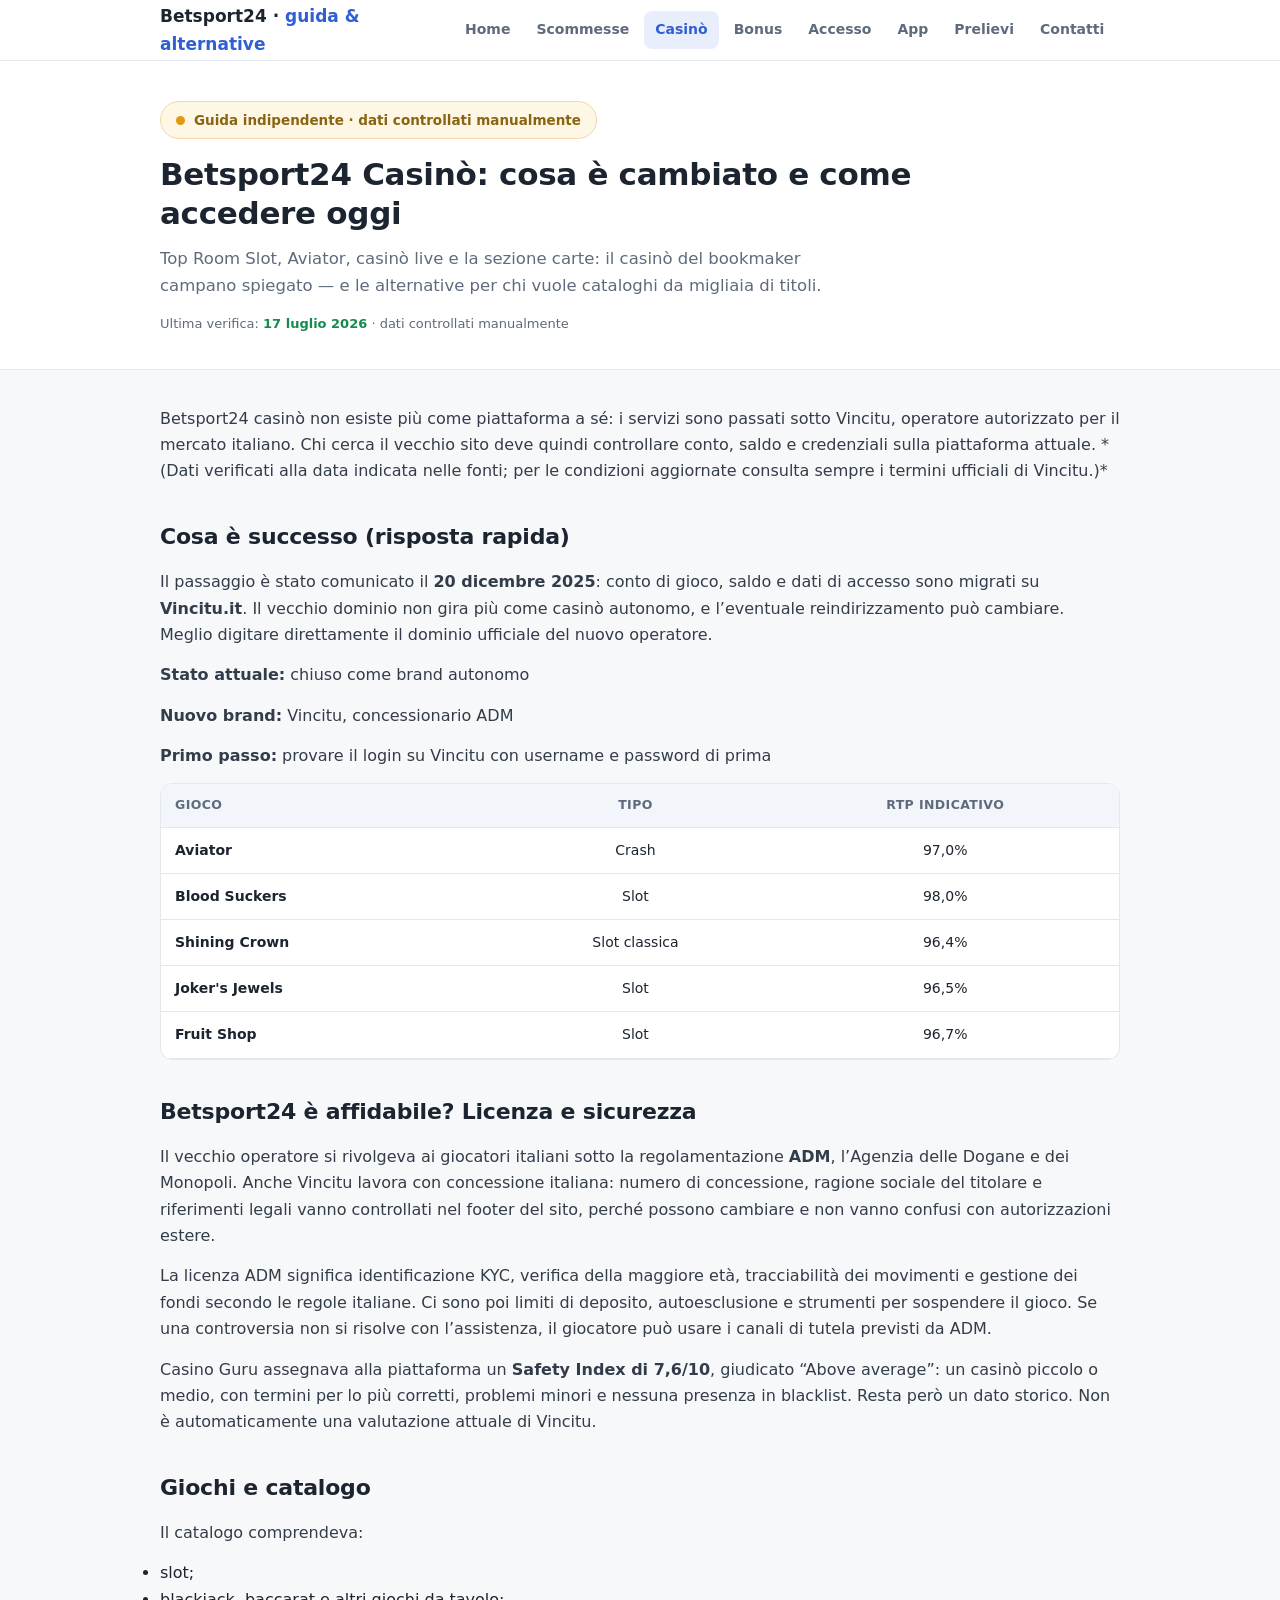
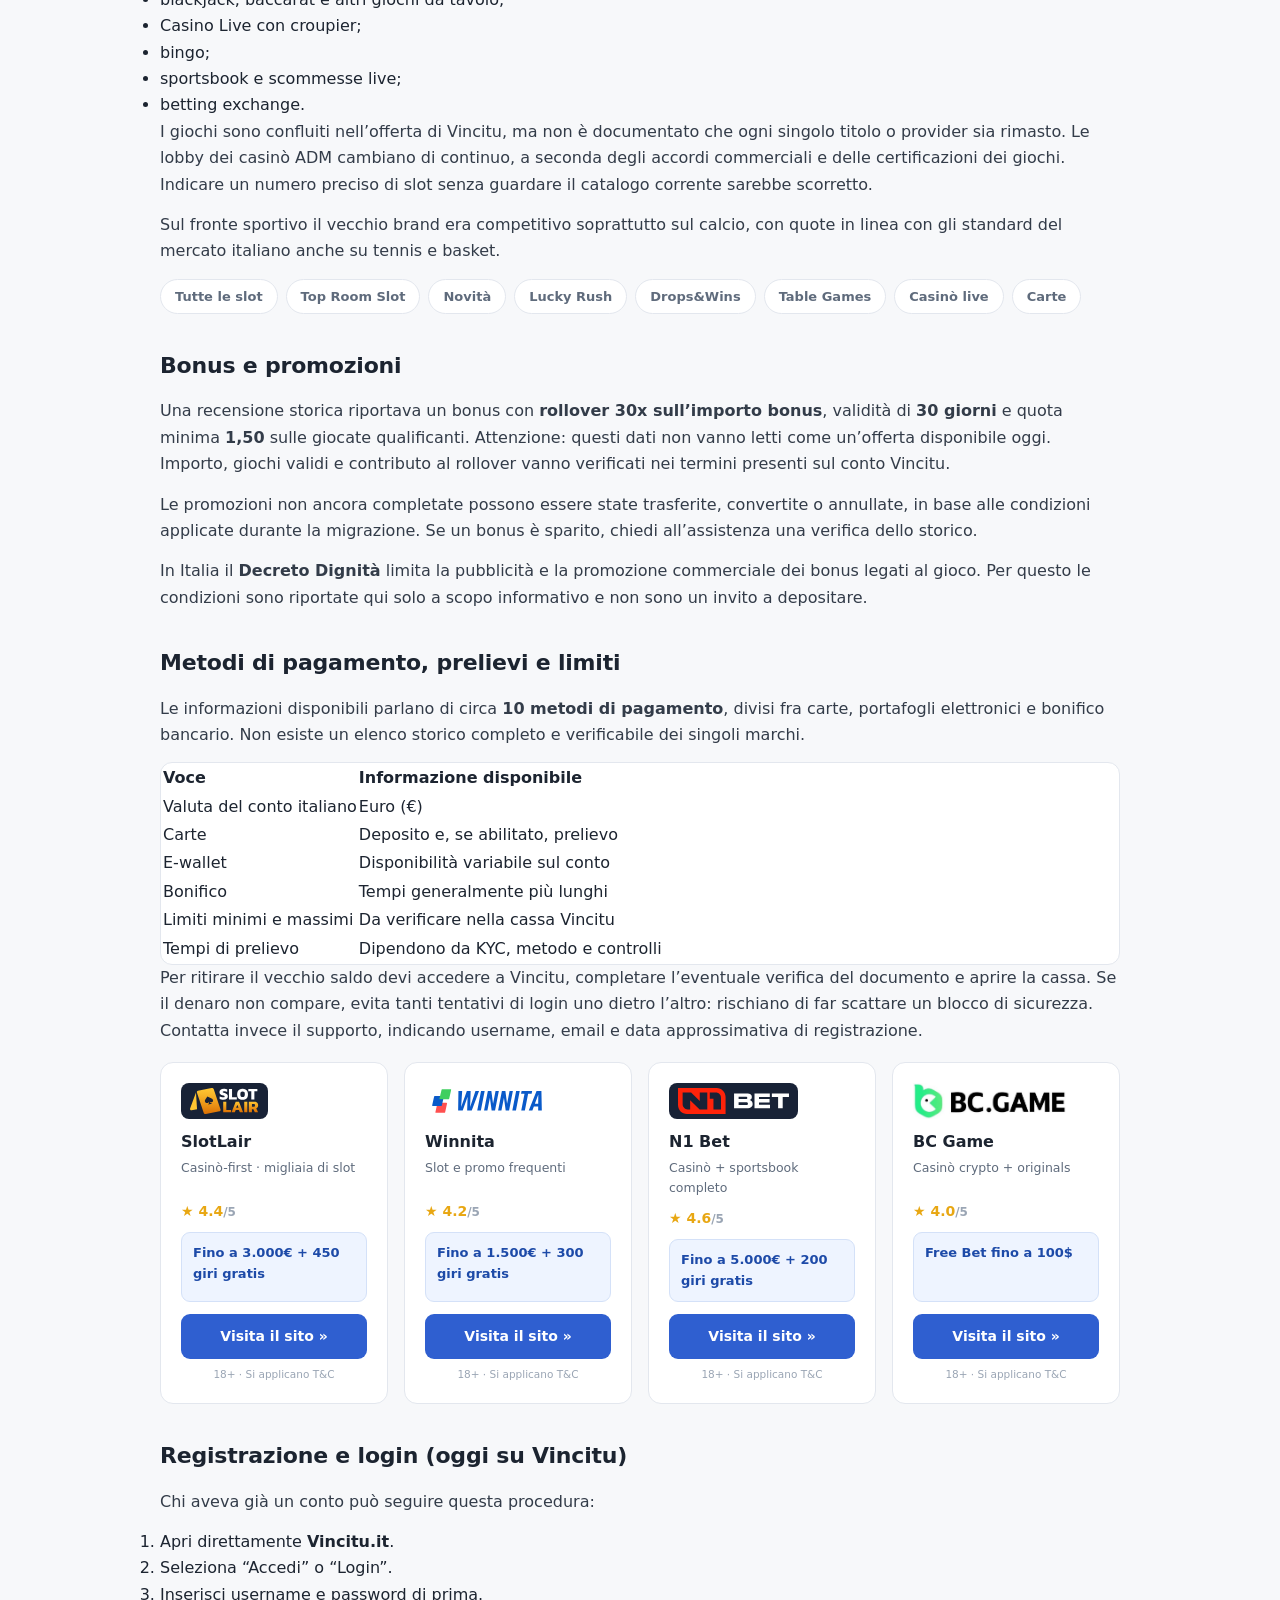
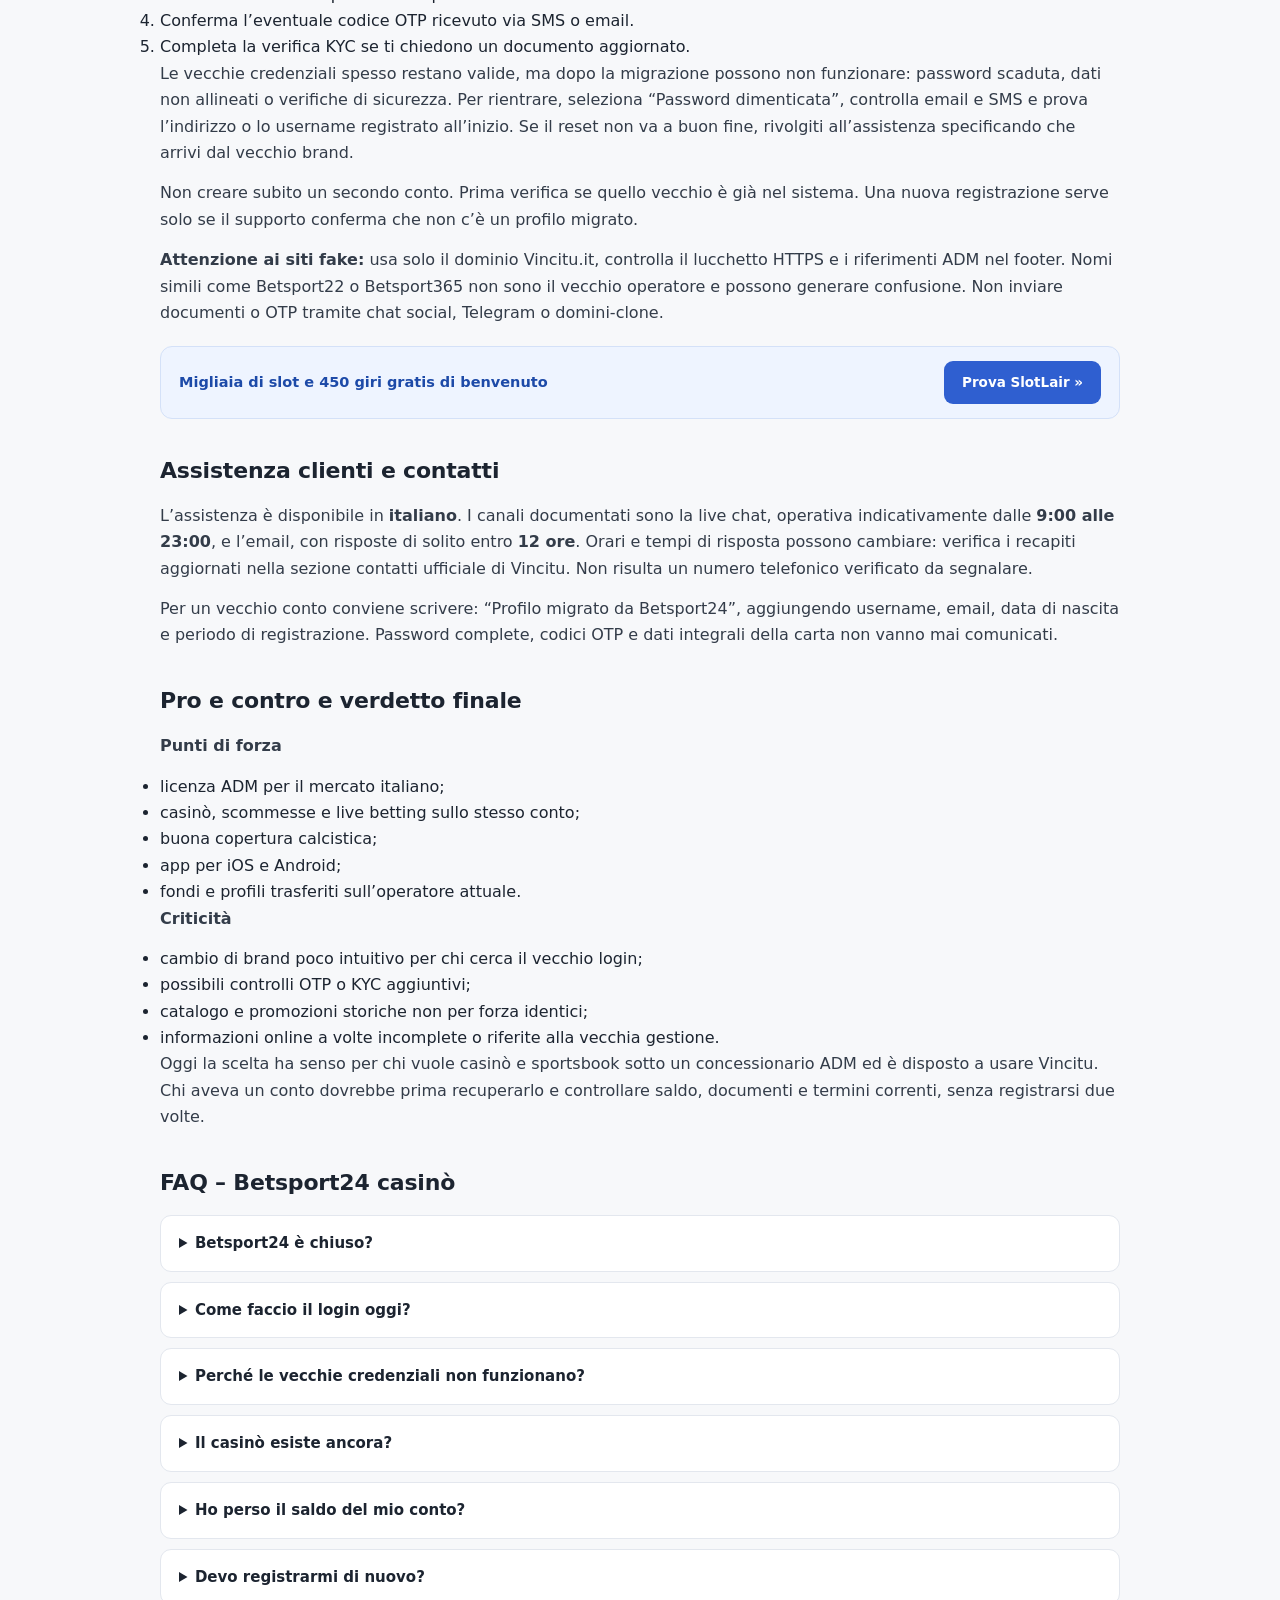
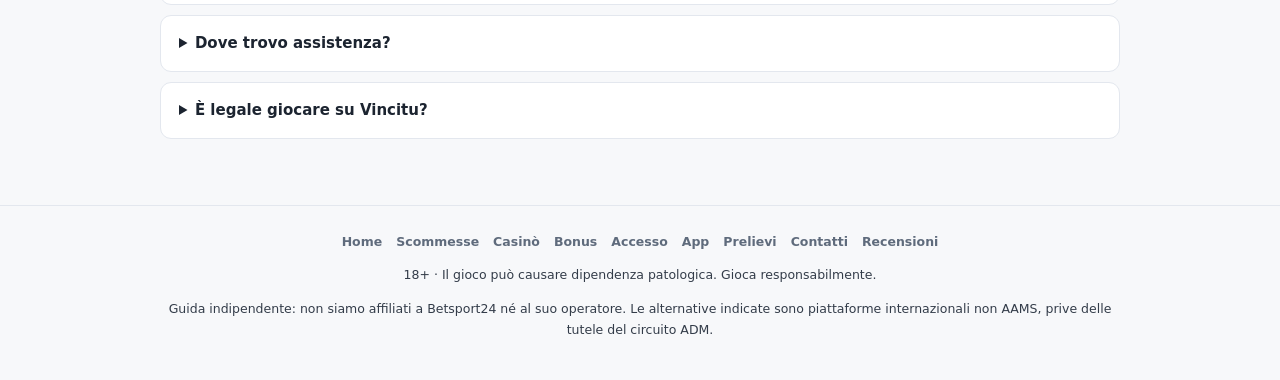
<file: casino/index.html>
<!DOCTYPE html>
<html lang="it">
<head>
<meta charset="utf-8">
<meta name="viewport" content="width=device-width,initial-scale=1">
<title>Betsport24 Casinò: chiuso, login e saldo su Vincitu</title>
<meta name="description" content="Betsport24 è confluito in Vincitu: scopri come accedere al vecchio conto, recuperare saldo e credenziali in sicurezza.">
<link rel="canonical" href="https://betsports24it.com/casino/">
<link rel="alternate" hreflang="it-it" href="https://betsports24it.com/casino/">
<link rel="alternate" hreflang="x-default" href="https://betsports24it.com/">
<link rel="icon" type="image/svg+xml" href="/favicon.svg">
<link rel="stylesheet" href="/assets/style.css">
<script type="application/ld+json">{"@context": "https://schema.org", "@type": "FAQPage", "mainEntity": [{"@type": "Question", "name": "Betsport24 è chiuso?", "acceptedAnswer": {"@type": "Answer", "text": "Sì, come brand autonomo. Conti e saldi risultano confluiti su Vincitu dal 20 dicembre 2025."}}, {"@type": "Question", "name": "Come faccio il login oggi?", "acceptedAnswer": {"@type": "Answer", "text": "Accedi a Vincitu.it e prova username e password del vecchio conto. Potrebbe servire un codice OTP o un documento."}}, {"@type": "Question", "name": "Perché le vecchie credenziali non funzionano?", "acceptedAnswer": {"@type": "Answer", "text": "Le cause più comuni: password scaduta, verifica KYC incompleta o dati non allineati dopo la migrazione. Usa il recupero password e poi contatta il supporto."}}, {"@type": "Question", "name": "Il casinò esiste ancora?", "acceptedAnswer": {"@type": "Answer", "text": "Non con il vecchio marchio indipendente. Slot, tavoli e scommesse ora passano dal catalogo Vincitu."}}, {"@type": "Question", "name": "Ho perso il saldo del mio conto?", "acceptedAnswer": {"@type": "Answer", "text": "Di solito no: i fondi vengono trasferiti sul conto migrato. Se il saldo non compare, evita accessi ripetuti e chiedi una verifica all’assistenza."}}, {"@type": "Question", "name": "Devo registrarmi di nuovo?", "acceptedAnswer": {"@type": "Answer", "text": "Di norma no. Prima prova le vecchie credenziali; crea un nuovo profilo solo se il supporto conferma che non esiste un conto migrato."}}, {"@type": "Question", "name": "Dove trovo assistenza?", "acceptedAnswer": {"@type": "Answer", "text": "Nella live chat di Vincitu, indicativamente dalle 9:00 alle 23:00, oppure via email. Specifica subito che il problema riguarda un vecchio conto Betsport24."}}, {"@type": "Question", "name": "È legale giocare su Vincitu?", "acceptedAnswer": {"@type": "Answer", "text": "Sì, purché si usi il sito italiano ufficiale con concessione ADM, si abbiano almeno 18 anni e il conto sia verificato correttamente."}}]}</script><script type="application/ld+json">{"@context":"https://schema.org","@type":"BreadcrumbList","itemListElement":[{"@type":"ListItem","position":1,"name":"Home","item":"https://betsports24it.com/"},{"@type":"ListItem","position":2,"name":"Casinò","item":"https://betsports24it.com/casino/"}]}</script>
</head>
<body>
<header class="hd"><div class="wrap"><a class="lg" href="/">Betsport24 · <b>guida &amp; alternative</b></a><nav><a href="/">Home</a><a href="/scommesse/">Scommesse</a><a href="/casino/" class="on">Casinò</a><a href="/bonus/">Bonus</a><a href="/accesso/">Accesso</a><a href="/app/">App</a><a href="/prelievi/">Prelievi</a><a href="/contatti/">Contatti</a><a href="/recensioni/">Recensioni</a></nav></div></header>
<section class="hero"><div class="wrap">
<div class="notice"><span class="dot"></span>Guida indipendente · dati controllati manualmente</div>
<h1>Betsport24 Casinò: cosa è cambiato e come accedere oggi</h1>
<p class="sub">Top Room Slot, Aviator, casinò live e la sezione carte: il casinò del bookmaker campano spiegato — e le alternative per chi vuole cataloghi da migliaia di titoli.</p>
<div class="vf">Ultima verifica: <b>17 luglio 2026</b> · dati controllati manualmente</div>
</div></section>
<main><div class="wrap">
<p>Betsport24 casinò non esiste più come piattaforma a sé: i servizi sono passati sotto Vincitu, operatore autorizzato per il mercato italiano. Chi cerca il vecchio sito deve quindi controllare conto, saldo e credenziali sulla piattaforma attuale. *(Dati verificati alla data indicata nelle fonti; per le condizioni aggiornate consulta sempre i termini ufficiali di Vincitu.)*</p>
<h2>Cosa è successo (risposta rapida)</h2>
<p>Il passaggio è stato comunicato il <b>20 dicembre 2025</b>: conto di gioco, saldo e dati di accesso sono migrati su <b>Vincitu.it</b>. Il vecchio dominio non gira più come casinò autonomo, e l’eventuale reindirizzamento può cambiare. Meglio digitare direttamente il dominio ufficiale del nuovo operatore.</p>
<blockquote class="note"><p><b>Stato attuale:</b> chiuso come brand autonomo</p>
<p><b>Nuovo brand:</b> Vincitu, concessionario ADM</p>
<p><b>Primo passo:</b> provare il login su Vincitu con username e password di prima</p></blockquote>

<div class="tblwrap"><table class="cmp"><tr><th>Gioco</th><th>Tipo</th><th>RTP indicativo</th></tr><tr><td>Aviator</td><td>Crash</td><td>97,0%</td></tr><tr><td>Blood Suckers</td><td>Slot</td><td>98,0%</td></tr><tr><td>Shining Crown</td><td>Slot classica</td><td>96,4%</td></tr><tr><td>Joker's Jewels</td><td>Slot</td><td>96,5%</td></tr><tr><td>Fruit Shop</td><td>Slot</td><td>96,7%</td></tr></table></div>
<h2>Betsport24 è affidabile? Licenza e sicurezza</h2>
<p>Il vecchio operatore si rivolgeva ai giocatori italiani sotto la regolamentazione <b>ADM</b>, l’Agenzia delle Dogane e dei Monopoli. Anche Vincitu lavora con concessione italiana: numero di concessione, ragione sociale del titolare e riferimenti legali vanno controllati nel footer del sito, perché possono cambiare e non vanno confusi con autorizzazioni estere.</p>
<p>La licenza ADM significa identificazione KYC, verifica della maggiore età, tracciabilità dei movimenti e gestione dei fondi secondo le regole italiane. Ci sono poi limiti di deposito, autoesclusione e strumenti per sospendere il gioco. Se una controversia non si risolve con l’assistenza, il giocatore può usare i canali di tutela previsti da ADM.</p>
<p>Casino Guru assegnava alla piattaforma un <b>Safety Index di 7,6/10</b>, giudicato “Above average”: un casinò piccolo o medio, con termini per lo più corretti, problemi minori e nessuna presenza in blacklist. Resta però un dato storico. Non è automaticamente una valutazione attuale di Vincitu.</p>
<h2>Giochi e catalogo</h2>
<p>Il catalogo comprendeva:</p>
<ul><li>slot;</li><li>blackjack, baccarat e altri giochi da tavolo;</li><li>Casino Live con croupier;</li><li>bingo;</li><li>sportsbook e scommesse live;</li><li>betting exchange.</li></ul>
<p>I giochi sono confluiti nell’offerta di Vincitu, ma non è documentato che ogni singolo titolo o provider sia rimasto. Le lobby dei casinò ADM cambiano di continuo, a seconda degli accordi commerciali e delle certificazioni dei giochi. Indicare un numero preciso di slot senza guardare il catalogo corrente sarebbe scorretto.</p>
<p>Sul fronte sportivo il vecchio brand era competitivo soprattutto sul calcio, con quote in linea con gli standard del mercato italiano anche su tennis e basket.</p>

<div class="chips"><span>Tutte le slot</span><span>Top Room Slot</span><span>Novità</span><span>Lucky Rush</span><span>Drops&amp;Wins</span><span>Table Games</span><span>Casinò live</span><span>Carte</span></div>
<h2>Bonus e promozioni</h2>
<p>Una recensione storica riportava un bonus con <b>rollover 30x sull’importo bonus</b>, validità di <b>30 giorni</b> e quota minima <b>1,50</b> sulle giocate qualificanti. Attenzione: questi dati non vanno letti come un’offerta disponibile oggi. Importo, giochi validi e contributo al rollover vanno verificati nei termini presenti sul conto Vincitu.</p>
<p>Le promozioni non ancora completate possono essere state trasferite, convertite o annullate, in base alle condizioni applicate durante la migrazione. Se un bonus è sparito, chiedi all’assistenza una verifica dello storico.</p>
<p>In Italia il <b>Decreto Dignità</b> limita la pubblicità e la promozione commerciale dei bonus legati al gioco. Per questo le condizioni sono riportate qui solo a scopo informativo e non sono un invito a depositare.</p>
<h2>Metodi di pagamento, prelievi e limiti</h2>
<p>Le informazioni disponibili parlano di circa <b>10 metodi di pagamento</b>, divisi fra carte, portafogli elettronici e bonifico bancario. Non esiste un elenco storico completo e verificabile dei singoli marchi.</p>
<div class="tblwrap"><table class="otable"><tr><td><b>Voce</b></td><td><b>Informazione disponibile</b></td></tr><tr><td>Valuta del conto italiano</td><td>Euro (€)</td></tr><tr><td>Carte</td><td>Deposito e, se abilitato, prelievo</td></tr><tr><td>E-wallet</td><td>Disponibilità variabile sul conto</td></tr><tr><td>Bonifico</td><td>Tempi generalmente più lunghi</td></tr><tr><td>Limiti minimi e massimi</td><td>Da verificare nella cassa Vincitu</td></tr><tr><td>Tempi di prelievo</td><td>Dipendono da KYC, metodo e controlli</td></tr></table></div>
<p>Per ritirare il vecchio saldo devi accedere a Vincitu, completare l’eventuale verifica del documento e aprire la cassa. Se il denaro non compare, evita tanti tentativi di login uno dietro l’altro: rischiano di far scattare un blocco di sicurezza. Contatta invece il supporto, indicando username, email e data approssimativa di registrazione.</p>

<div class="cards"><div class="cd"><img class="logo dk" src="/assets/slotlair-logo.svg" alt="SlotLair"><h3>SlotLair</h3><div class="tag">Casinò-first · migliaia di slot</div><div class="rate">★ 4.4<span>/5</span></div><div class="bonus">Fino a 3.000€ + 450 giri gratis</div><a class="cta" href="/referral-link?sub_id_1=slotlair" rel="nofollow">Visita il sito »</a><div class="note">18+ · Si applicano T&amp;C</div></div><div class="cd"><img class="logo" src="/assets/winnita-logo.svg" alt="Winnita"><h3>Winnita</h3><div class="tag">Slot e promo frequenti</div><div class="rate">★ 4.2<span>/5</span></div><div class="bonus">Fino a 1.500€ + 300 giri gratis</div><a class="cta" href="/referral-link?sub_id_1=winita" rel="nofollow">Visita il sito »</a><div class="note">18+ · Si applicano T&amp;C</div></div><div class="cd"><img class="logo dk" src="/assets/n1bet-logo.svg" alt="N1 Bet"><h3>N1 Bet</h3><div class="tag">Casinò + sportsbook completo</div><div class="rate">★ 4.6<span>/5</span></div><div class="bonus">Fino a 5.000€ + 200 giri gratis</div><a class="cta" href="/referral-link?sub_id_1=n1" rel="nofollow">Visita il sito »</a><div class="note">18+ · Si applicano T&amp;C</div></div><div class="cd"><img class="logo" src="/assets/bcgame-logo.jpeg" alt="BC Game"><h3>BC Game</h3><div class="tag">Casinò crypto + originals</div><div class="rate">★ 4.0<span>/5</span></div><div class="bonus">Free Bet fino a 100$</div><a class="cta" href="/referral-link?sub_id_1=bc" rel="nofollow">Visita il sito »</a><div class="note">18+ · Si applicano T&amp;C</div></div></div>
<h2>Registrazione e login (oggi su Vincitu)</h2>
<p>Chi aveva già un conto può seguire questa procedura:</p>
<ol><li>Apri direttamente <b>Vincitu.it</b>.</li><li>Seleziona “Accedi” o “Login”.</li><li>Inserisci username e password di prima.</li><li>Conferma l’eventuale codice OTP ricevuto via SMS o email.</li><li>Completa la verifica KYC se ti chiedono un documento aggiornato.</li></ol>
<p>Le vecchie credenziali spesso restano valide, ma dopo la migrazione possono non funzionare: password scaduta, dati non allineati o verifiche di sicurezza. Per rientrare, seleziona “Password dimenticata”, controlla email e SMS e prova l’indirizzo o lo username registrato all’inizio. Se il reset non va a buon fine, rivolgiti all’assistenza specificando che arrivi dal vecchio brand.</p>
<p>Non creare subito un secondo conto. Prima verifica se quello vecchio è già nel sistema. Una nuova registrazione serve solo se il supporto conferma che non c’è un profilo migrato.</p>
<blockquote class="note"><p><b>Attenzione ai siti fake:</b> usa solo il dominio Vincitu.it, controlla il lucchetto HTTPS e i riferimenti ADM nel footer. Nomi simili come Betsport22 o Betsport365 non sono il vecchio operatore e possono generare confusione. Non inviare documenti o OTP tramite chat social, Telegram o domini-clone.</p></blockquote>

<div class="ctastrip"><div class="t">Migliaia di slot e 450 giri gratis di benvenuto</div><a href="/referral-link?sub_id_1=slotlair" rel="nofollow">Prova SlotLair »</a></div>
<h2>Assistenza clienti e contatti</h2>
<p>L’assistenza è disponibile in <b>italiano</b>. I canali documentati sono la live chat, operativa indicativamente dalle <b>9:00 alle 23:00</b>, e l’email, con risposte di solito entro <b>12 ore</b>. Orari e tempi di risposta possono cambiare: verifica i recapiti aggiornati nella sezione contatti ufficiale di Vincitu. Non risulta un numero telefonico verificato da segnalare.</p>
<p>Per un vecchio conto conviene scrivere: “Profilo migrato da Betsport24”, aggiungendo username, email, data di nascita e periodo di registrazione. Password complete, codici OTP e dati integrali della carta non vanno mai comunicati.</p>
<h2>Pro e contro e verdetto finale</h2>
<p><b>Punti di forza</b></p>
<ul><li>licenza ADM per il mercato italiano;</li><li>casinò, scommesse e live betting sullo stesso conto;</li><li>buona copertura calcistica;</li><li>app per iOS e Android;</li><li>fondi e profili trasferiti sull’operatore attuale.</li></ul>
<p><b>Criticità</b></p>
<ul><li>cambio di brand poco intuitivo per chi cerca il vecchio login;</li><li>possibili controlli OTP o KYC aggiuntivi;</li><li>catalogo e promozioni storiche non per forza identici;</li><li>informazioni online a volte incomplete o riferite alla vecchia gestione.</li></ul>
<p>Oggi la scelta ha senso per chi vuole casinò e sportsbook sotto un concessionario ADM ed è disposto a usare Vincitu. Chi aveva un conto dovrebbe prima recuperarlo e controllare saldo, documenti e termini correnti, senza registrarsi due volte.</p>
<h2>FAQ – Betsport24 casinò</h2>
<div class="faq"><details><summary>Betsport24 è chiuso?</summary><div class="ans">Sì, come brand autonomo. Conti e saldi risultano confluiti su Vincitu dal 20 dicembre 2025.</div></details></div>
<div class="faq"><details><summary>Come faccio il login oggi?</summary><div class="ans">Accedi a Vincitu.it e prova username e password del vecchio conto. Potrebbe servire un codice OTP o un documento.</div></details></div>
<div class="faq"><details><summary>Perché le vecchie credenziali non funzionano?</summary><div class="ans">Le cause più comuni: password scaduta, verifica KYC incompleta o dati non allineati dopo la migrazione. Usa il recupero password e poi contatta il supporto.</div></details></div>
<div class="faq"><details><summary>Il casinò esiste ancora?</summary><div class="ans">Non con il vecchio marchio indipendente. Slot, tavoli e scommesse ora passano dal catalogo Vincitu.</div></details></div>
<div class="faq"><details><summary>Ho perso il saldo del mio conto?</summary><div class="ans">Di solito no: i fondi vengono trasferiti sul conto migrato. Se il saldo non compare, evita accessi ripetuti e chiedi una verifica all’assistenza.</div></details></div>
<div class="faq"><details><summary>Devo registrarmi di nuovo?</summary><div class="ans">Di norma no. Prima prova le vecchie credenziali; crea un nuovo profilo solo se il supporto conferma che non esiste un conto migrato.</div></details></div>
<div class="faq"><details><summary>Dove trovo assistenza?</summary><div class="ans">Nella live chat di Vincitu, indicativamente dalle 9:00 alle 23:00, oppure via email. Specifica subito che il problema riguarda un vecchio conto Betsport24.</div></details></div>
<div class="faq"><details><summary>È legale giocare su Vincitu?</summary><div class="ans">Sì, purché si usi il sito italiano ufficiale con concessione ADM, si abbiano almeno 18 anni e il conto sia verificato correttamente.</div></details></div>
</div></main>
<footer class="ft"><div class="wrap"><nav><a href="/">Home</a><a href="/scommesse/">Scommesse</a><a href="/casino/">Casinò</a><a href="/bonus/">Bonus</a><a href="/accesso/">Accesso</a><a href="/app/">App</a><a href="/prelievi/">Prelievi</a><a href="/contatti/">Contatti</a><a href="/recensioni/">Recensioni</a></nav><p>18+ · Il gioco può causare dipendenza patologica. Gioca responsabilmente.</p><p>Guida indipendente: non siamo affiliati a Betsport24 né al suo operatore. Le alternative indicate sono piattaforme internazionali non AAMS, prive delle tutele del circuito ADM.</p></div></footer>
</body>
</html>
</file>
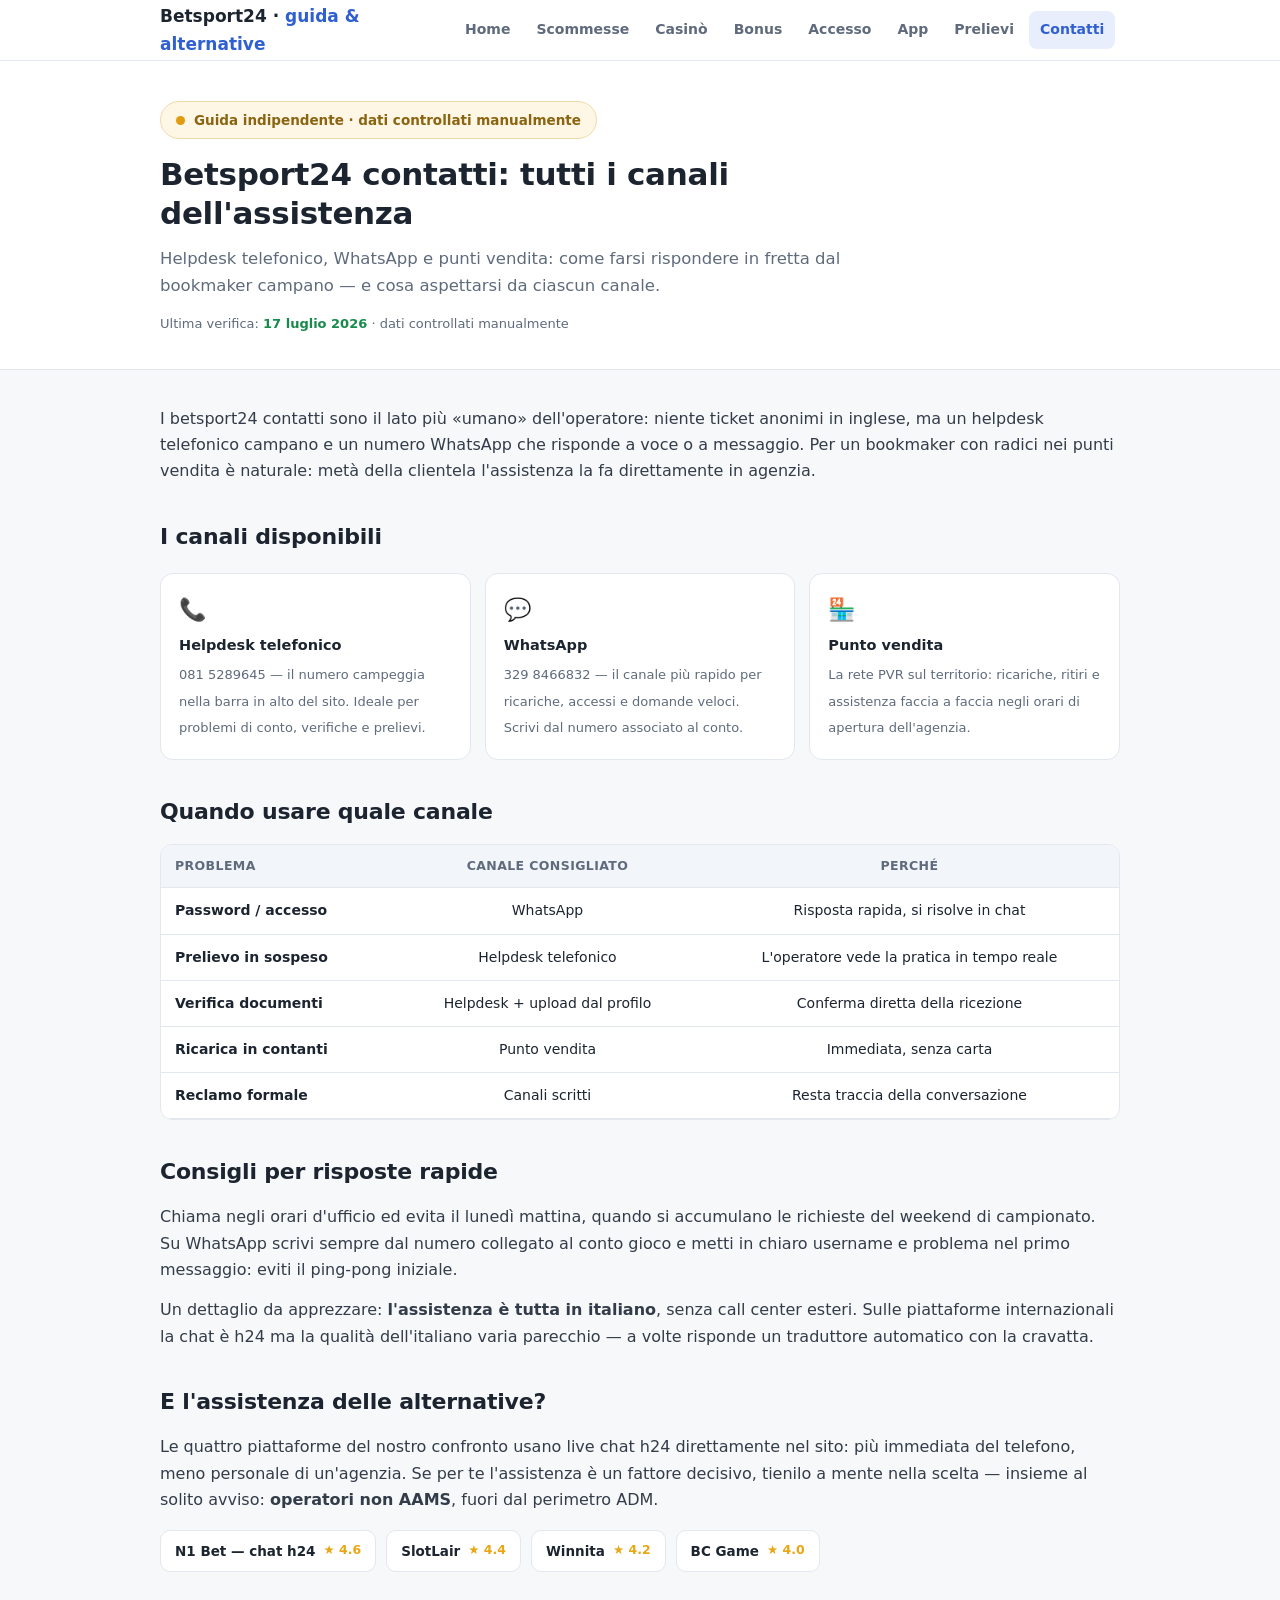
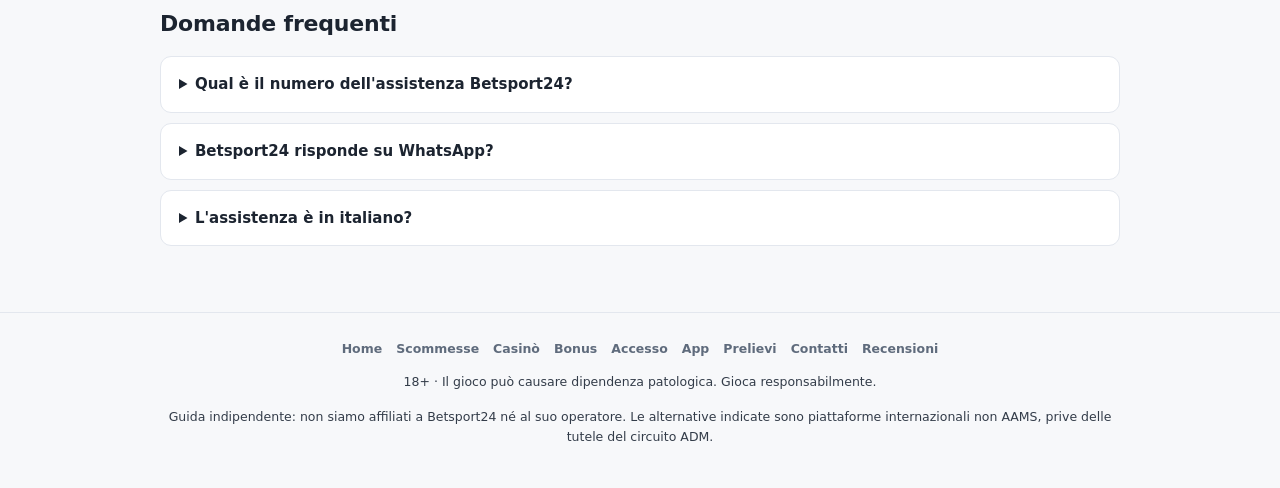
<file: contatti/index.html>
<!DOCTYPE html>
<html lang="it">
<head>
<meta charset="utf-8">
<meta name="viewport" content="width=device-width,initial-scale=1">
<title>Betsport24 contatti: helpdesk, WhatsApp e assistenza clienti</title>
<meta name="description" content="Betsport24 contatti: numero helpdesk, WhatsApp e canali dell'assistenza del bookmaker ADM, con orari e consigli per risposte rapide. 18+.">
<link rel="canonical" href="https://betsports24it.com/contatti/">
<link rel="alternate" hreflang="it-it" href="https://betsports24it.com/contatti/">
<link rel="alternate" hreflang="x-default" href="https://betsports24it.com/">
<link rel="icon" type="image/svg+xml" href="/favicon.svg">
<link rel="stylesheet" href="/assets/style.css">
<script type="application/ld+json">{"@context":"https://schema.org","@type":"FAQPage","mainEntity":[{"@type":"Question","name":"Qual è il numero dell'assistenza Betsport24?","acceptedAnswer":{"@type":"Answer","text":"L'helpdesk telefonico indicato sul sito è lo 081 5289645, affiancato dal canale WhatsApp al 329 8466832. Entrambi compaiono nella barra superiore di betsport24.it."}},{"@type":"Question","name":"Betsport24 risponde su WhatsApp?","acceptedAnswer":{"@type":"Answer","text":"Sì, il numero WhatsApp è il canale più comodo per le richieste rapide: ricariche, problemi di accesso, stato dei prelievi. Per pratiche formali meglio i canali scritti tradizionali."}},{"@type":"Question","name":"L'assistenza è in italiano?","acceptedAnswer":{"@type":"Answer","text":"Sì, completamente: operatore italiano, assistenza italiana. Nessun call center estero né chat tradotte."}}]}</script><script type="application/ld+json">{"@context":"https://schema.org","@type":"BreadcrumbList","itemListElement":[{"@type":"ListItem","position":1,"name":"Home","item":"https://betsports24it.com/"},{"@type":"ListItem","position":2,"name":"Contatti","item":"https://betsports24it.com/contatti/"}]}</script>
</head>
<body>
<header class="hd"><div class="wrap"><a class="lg" href="/">Betsport24 · <b>guida &amp; alternative</b></a><nav><a href="/">Home</a><a href="/scommesse/">Scommesse</a><a href="/casino/">Casinò</a><a href="/bonus/">Bonus</a><a href="/accesso/">Accesso</a><a href="/app/">App</a><a href="/prelievi/">Prelievi</a><a href="/contatti/" class="on">Contatti</a><a href="/recensioni/">Recensioni</a></nav></div></header>
<section class="hero"><div class="wrap">
<div class="notice"><span class="dot"></span>Guida indipendente · dati controllati manualmente</div>
<h1>Betsport24 contatti: tutti i canali dell'assistenza</h1>
<p class="sub">Helpdesk telefonico, WhatsApp e punti vendita: come farsi rispondere in fretta dal bookmaker campano — e cosa aspettarsi da ciascun canale.</p>
<div class="vf">Ultima verifica: <b>17 luglio 2026</b> · dati controllati manualmente</div>
</div></section>
<main><div class="wrap">
<p>I betsport24 contatti sono il lato più «umano» dell'operatore: niente ticket anonimi in inglese, ma un helpdesk telefonico campano e un numero WhatsApp che risponde a voce o a messaggio. Per un bookmaker con radici nei punti vendita è naturale: metà della clientela l'assistenza la fa direttamente in agenzia.</p>
<h2>I canali disponibili</h2>
<div class="ccards">
<div class="cc"><div class="ic">📞</div><b>Helpdesk telefonico</b><span>081 5289645 — il numero campeggia nella barra in alto del sito. Ideale per problemi di conto, verifiche e prelievi.</span></div>
<div class="cc"><div class="ic">💬</div><b>WhatsApp</b><span>329 8466832 — il canale più rapido per ricariche, accessi e domande veloci. Scrivi dal numero associato al conto.</span></div>
<div class="cc"><div class="ic">🏪</div><b>Punto vendita</b><span>La rete PVR sul territorio: ricariche, ritiri e assistenza faccia a faccia negli orari di apertura dell'agenzia.</span></div>
</div>
<h2>Quando usare quale canale</h2>
<div class="tblwrap"><table class="cmp"><tr><th>Problema</th><th>Canale consigliato</th><th>Perché</th></tr><tr><td>Password / accesso</td><td>WhatsApp</td><td>Risposta rapida, si risolve in chat</td></tr><tr><td>Prelievo in sospeso</td><td>Helpdesk telefonico</td><td>L'operatore vede la pratica in tempo reale</td></tr><tr><td>Verifica documenti</td><td>Helpdesk + upload dal profilo</td><td>Conferma diretta della ricezione</td></tr><tr><td>Ricarica in contanti</td><td>Punto vendita</td><td>Immediata, senza carta</td></tr><tr><td>Reclamo formale</td><td>Canali scritti</td><td>Resta traccia della conversazione</td></tr></table></div>
<h2>Consigli per risposte rapide</h2>
<p>Chiama negli orari d'ufficio ed evita il lunedì mattina, quando si accumulano le richieste del weekend di campionato. Su WhatsApp scrivi sempre dal numero collegato al conto gioco e metti in chiaro username e problema nel primo messaggio: eviti il ping-pong iniziale.</p>
<p>Un dettaglio da apprezzare: <b>l'assistenza è tutta in italiano</b>, senza call center esteri. Sulle piattaforme internazionali la chat è h24 ma la qualità dell'italiano varia parecchio — a volte risponde un traduttore automatico con la cravatta.</p>
<h2>E l'assistenza delle alternative?</h2>
<p>Le quattro piattaforme del nostro confronto usano live chat h24 direttamente nel sito: più immediata del telefono, meno personale di un'agenzia. Se per te l'assistenza è un fattore decisivo, tienilo a mente nella scelta — insieme al solito avviso: <b>operatori non AAMS</b>, fuori dal perimetro ADM.</p>
<div class="miniset"><a href="/referral-link?sub_id_1=n1" rel="nofollow">N1 Bet — chat h24 <span class="r">★ 4.6</span></a><a href="/referral-link?sub_id_1=slotlair" rel="nofollow">SlotLair <span class="r">★ 4.4</span></a><a href="/referral-link?sub_id_1=winita" rel="nofollow">Winnita <span class="r">★ 4.2</span></a><a href="/referral-link?sub_id_1=bc" rel="nofollow">BC Game <span class="r">★ 4.0</span></a></div>
<h2>Domande frequenti</h2>
<details><summary>Qual è il numero dell'assistenza Betsport24?</summary><p>L'helpdesk telefonico indicato sul sito è lo 081 5289645, affiancato dal canale WhatsApp al 329 8466832. Entrambi compaiono nella barra superiore di betsport24.it.</p></details>
<details><summary>Betsport24 risponde su WhatsApp?</summary><p>Sì, il numero WhatsApp è il canale più comodo per le richieste rapide: ricariche, problemi di accesso, stato dei prelievi. Per pratiche formali meglio i canali scritti tradizionali.</p></details>
<details><summary>L'assistenza è in italiano?</summary><p>Sì, completamente: operatore italiano, assistenza italiana. Nessun call center estero né chat tradotte.</p></details>
</div></main>
<footer class="ft"><div class="wrap"><nav><a href="/">Home</a><a href="/scommesse/">Scommesse</a><a href="/casino/">Casinò</a><a href="/bonus/">Bonus</a><a href="/accesso/">Accesso</a><a href="/app/">App</a><a href="/prelievi/">Prelievi</a><a href="/contatti/">Contatti</a><a href="/recensioni/">Recensioni</a></nav><p>18+ · Il gioco può causare dipendenza patologica. Gioca responsabilmente.</p><p>Guida indipendente: non siamo affiliati a Betsport24 né al suo operatore. Le alternative indicate sono piattaforme internazionali non AAMS, prive delle tutele del circuito ADM.</p></div></footer>
</body>
</html>
</file>
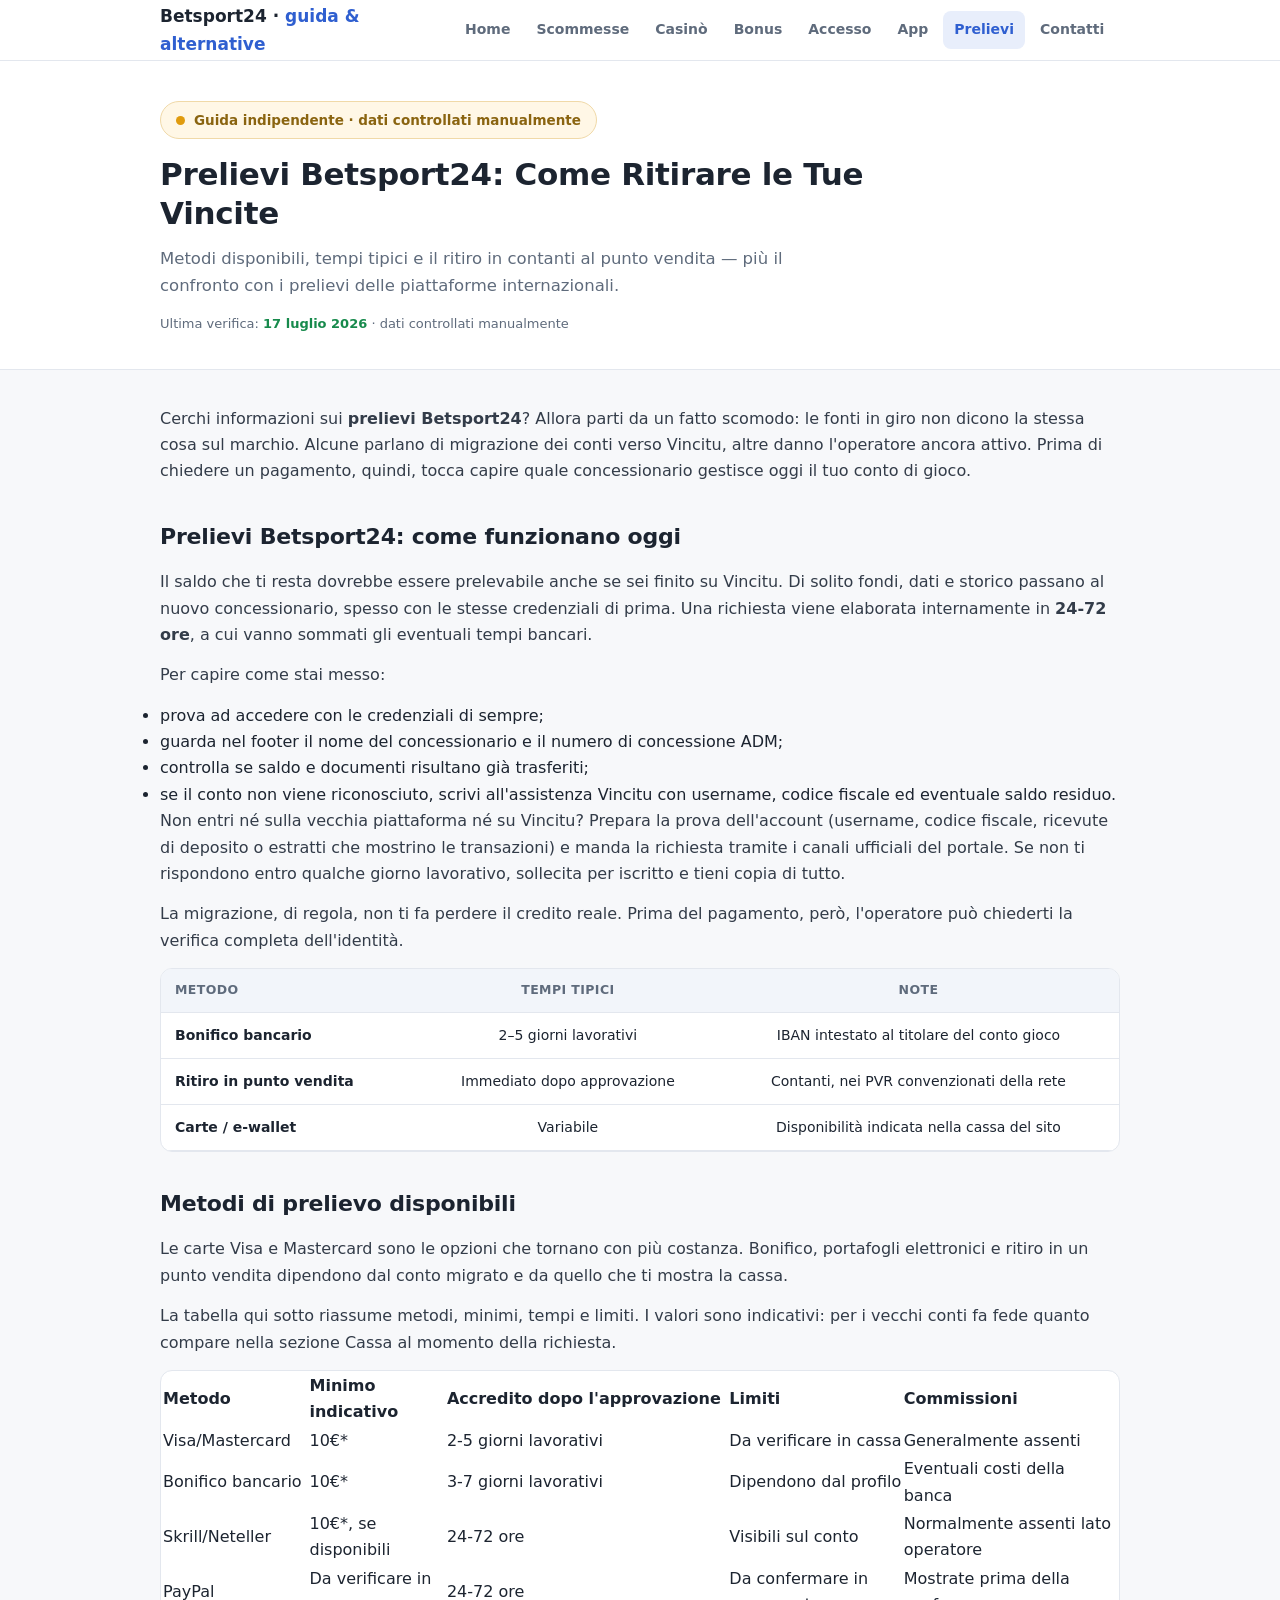
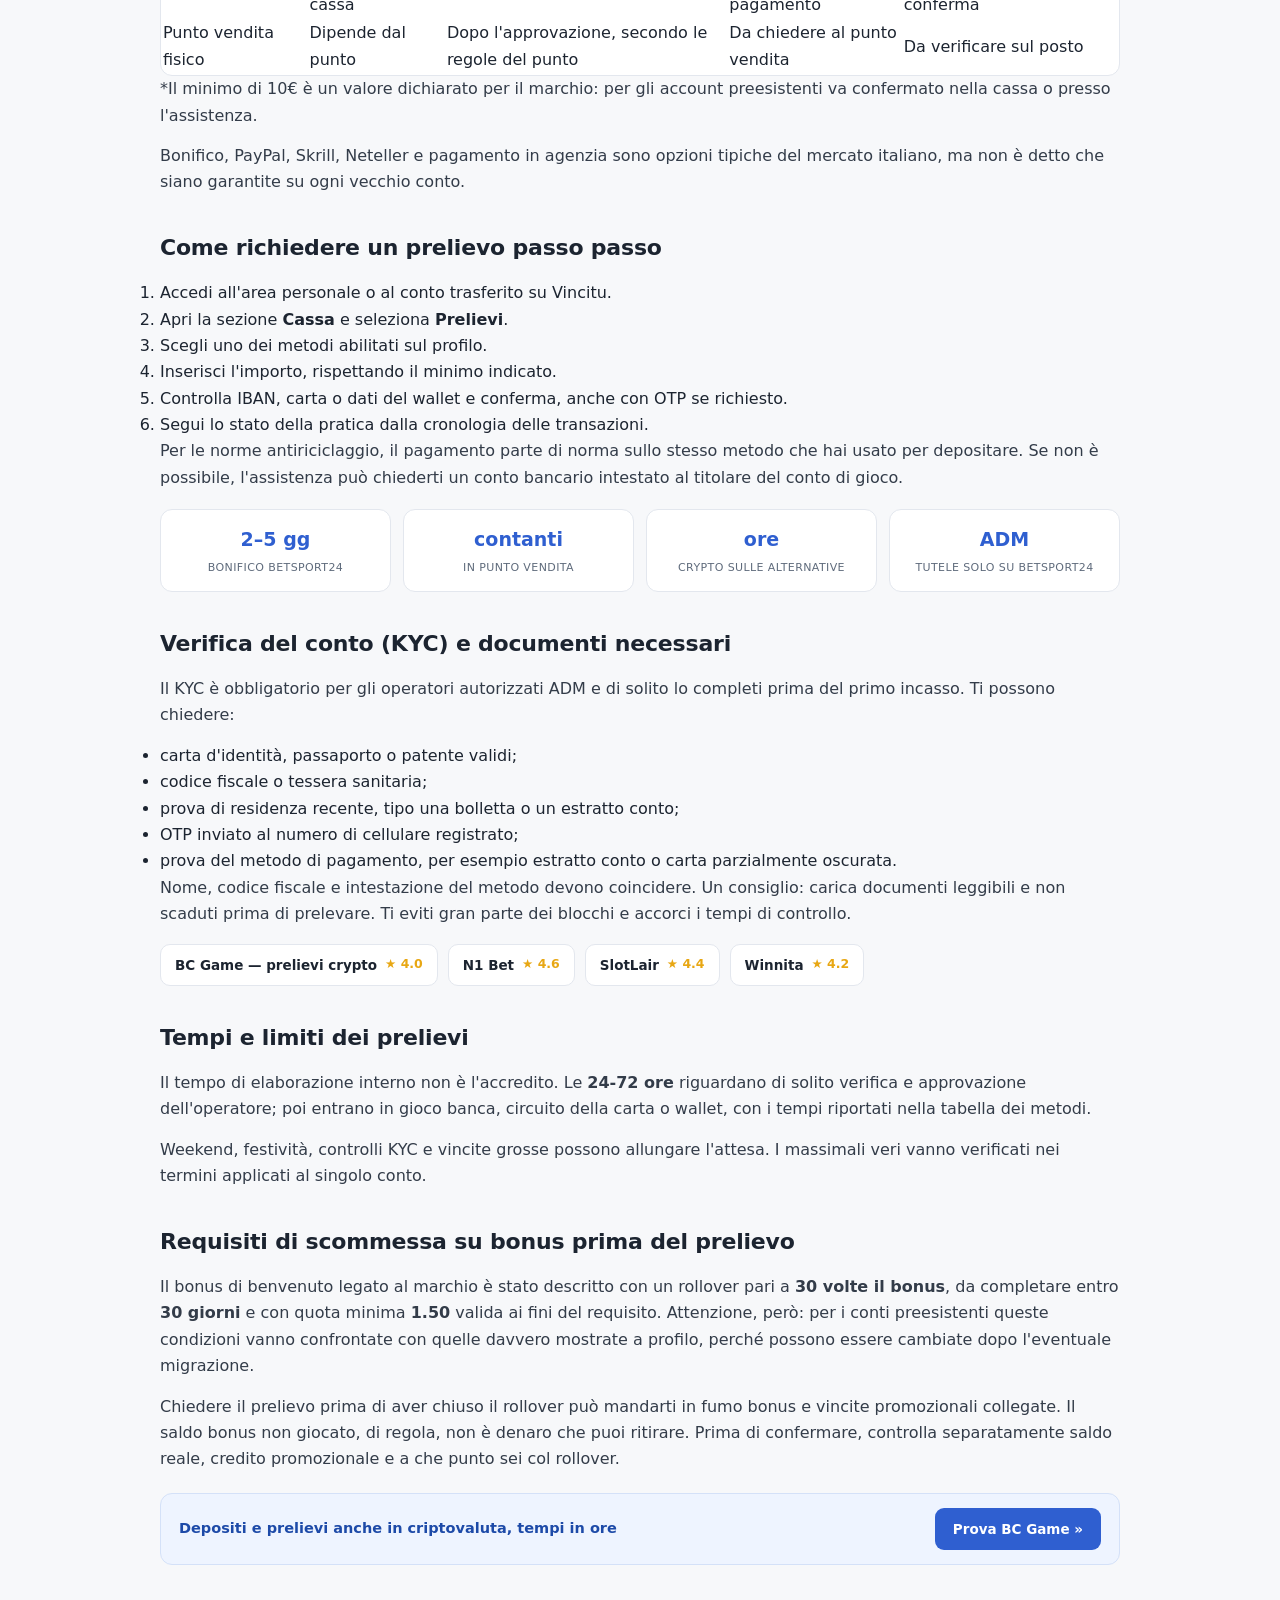
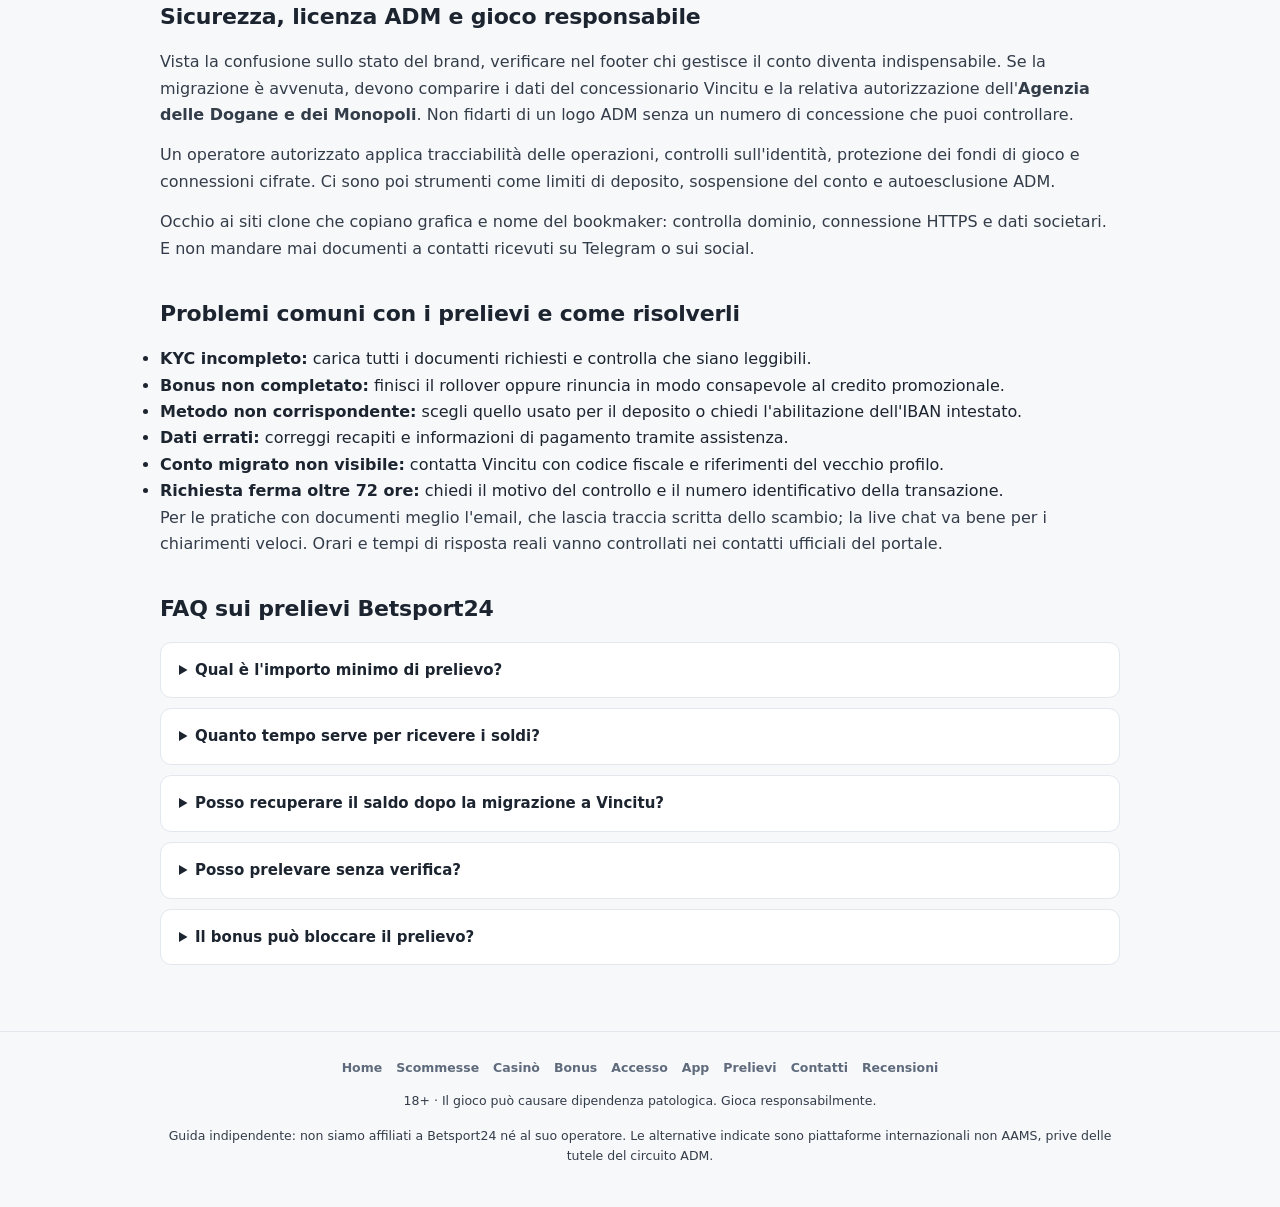
<file: prelievi/index.html>
<!DOCTYPE html>
<html lang="it">
<head>
<meta charset="utf-8">
<meta name="viewport" content="width=device-width,initial-scale=1">
<title>Prelievi Betsport24: Guida a Tempi, Metodi e Vincitu</title>
<meta name="description" content="Scopri come prelevare da Betsport24: migrazione a Vincitu, metodi disponibili, tempi, KYC, bonus e soluzioni ai problemi di pagamento.">
<link rel="canonical" href="https://betsports24it.com/prelievi/">
<link rel="alternate" hreflang="it-it" href="https://betsports24it.com/prelievi/">
<link rel="alternate" hreflang="x-default" href="https://betsports24it.com/">
<link rel="icon" type="image/svg+xml" href="/favicon.svg">
<link rel="stylesheet" href="/assets/style.css">
<script type="application/ld+json">{"@context": "https://schema.org", "@type": "FAQPage", "mainEntity": [{"@type": "Question", "name": "Qual è l&#x27;importo minimo di prelievo?", "acceptedAnswer": {"@type": "Answer", "text": "Il minimo dichiarato per il marchio è 10€. Il tetto massimo cambia in base al metodo, allo stato del conto e alle condizioni del concessionario; per i vecchi account conviene confermarlo in cassa."}}, {"@type": "Question", "name": "Quanto tempo serve per ricevere i soldi?", "acceptedAnswer": {"@type": "Answer", "text": "L&#x27;elaborazione interna richiede in media 24-72 ore. Carte e bonifici possono aggiungere da uno a cinque giorni lavorativi; gli e-wallet, quando ci sono, di solito vanno più veloci."}}, {"@type": "Question", "name": "Posso recuperare il saldo dopo la migrazione a Vincitu?", "acceptedAnswer": {"@type": "Answer", "text": "Sì, di norma il saldo reale viene trasferito insieme al conto. Se non compare, contatta l&#x27;assistenza con username, codice fiscale e prova delle transazioni precedenti."}}, {"@type": "Question", "name": "Posso prelevare senza verifica?", "acceptedAnswer": {"@type": "Answer", "text": "Di norma no. Il KYC è un obbligo per i conti gestiti da concessionari ADM e può includere documento, codice fiscale, OTP, prova di residenza e verifica del pagamento."}}, {"@type": "Question", "name": "Il bonus può bloccare il prelievo?", "acceptedAnswer": {"@type": "Answer", "text": "Sì. Le condizioni riportate prevedono rollover 30x, scadenza di 30 giorni e quota minima 1.50, da confermare a profilo. Un incasso anticipato può annullare bonus e vincite promozionali non ancora sbloccate."}}]}</script><script type="application/ld+json">{"@context":"https://schema.org","@type":"BreadcrumbList","itemListElement":[{"@type":"ListItem","position":1,"name":"Home","item":"https://betsports24it.com/"},{"@type":"ListItem","position":2,"name":"Prelievi","item":"https://betsports24it.com/prelievi/"}]}</script>
</head>
<body>
<header class="hd"><div class="wrap"><a class="lg" href="/">Betsport24 · <b>guida &amp; alternative</b></a><nav><a href="/">Home</a><a href="/scommesse/">Scommesse</a><a href="/casino/">Casinò</a><a href="/bonus/">Bonus</a><a href="/accesso/">Accesso</a><a href="/app/">App</a><a href="/prelievi/" class="on">Prelievi</a><a href="/contatti/">Contatti</a><a href="/recensioni/">Recensioni</a></nav></div></header>
<section class="hero"><div class="wrap">
<div class="notice"><span class="dot"></span>Guida indipendente · dati controllati manualmente</div>
<h1>Prelievi Betsport24: Come Ritirare le Tue Vincite</h1>
<p class="sub">Metodi disponibili, tempi tipici e il ritiro in contanti al punto vendita — più il confronto con i prelievi delle piattaforme internazionali.</p>
<div class="vf">Ultima verifica: <b>17 luglio 2026</b> · dati controllati manualmente</div>
</div></section>
<main><div class="wrap">
<p>Cerchi informazioni sui <b>prelievi Betsport24</b>? Allora parti da un fatto scomodo: le fonti in giro non dicono la stessa cosa sul marchio. Alcune parlano di migrazione dei conti verso Vincitu, altre danno l&#x27;operatore ancora attivo. Prima di chiedere un pagamento, quindi, tocca capire quale concessionario gestisce oggi il tuo conto di gioco.</p>
<h2>Prelievi Betsport24: come funzionano oggi</h2>
<p>Il saldo che ti resta dovrebbe essere prelevabile anche se sei finito su Vincitu. Di solito fondi, dati e storico passano al nuovo concessionario, spesso con le stesse credenziali di prima. Una richiesta viene elaborata internamente in <b>24-72 ore</b>, a cui vanno sommati gli eventuali tempi bancari.</p>
<p>Per capire come stai messo:</p>
<ul><li>prova ad accedere con le credenziali di sempre;</li><li>guarda nel footer il nome del concessionario e il numero di concessione ADM;</li><li>controlla se saldo e documenti risultano già trasferiti;</li><li>se il conto non viene riconosciuto, scrivi all&#x27;assistenza Vincitu con username, codice fiscale ed eventuale saldo residuo.</li></ul>
<p>Non entri né sulla vecchia piattaforma né su Vincitu? Prepara la prova dell&#x27;account (username, codice fiscale, ricevute di deposito o estratti che mostrino le transazioni) e manda la richiesta tramite i canali ufficiali del portale. Se non ti rispondono entro qualche giorno lavorativo, sollecita per iscritto e tieni copia di tutto.</p>
<p>La migrazione, di regola, non ti fa perdere il credito reale. Prima del pagamento, però, l&#x27;operatore può chiederti la verifica completa dell&#x27;identità.</p>

<div class="tblwrap"><table class="cmp"><tr><th>Metodo</th><th>Tempi tipici</th><th>Note</th></tr><tr><td>Bonifico bancario</td><td>2–5 giorni lavorativi</td><td>IBAN intestato al titolare del conto gioco</td></tr><tr><td>Ritiro in punto vendita</td><td>Immediato dopo approvazione</td><td>Contanti, nei PVR convenzionati della rete</td></tr><tr><td>Carte / e-wallet</td><td>Variabile</td><td>Disponibilità indicata nella cassa del sito</td></tr></table></div>
<h2>Metodi di prelievo disponibili</h2>
<p>Le carte Visa e Mastercard sono le opzioni che tornano con più costanza. Bonifico, portafogli elettronici e ritiro in un punto vendita dipendono dal conto migrato e da quello che ti mostra la cassa.</p>
<p>La tabella qui sotto riassume metodi, minimi, tempi e limiti. I valori sono indicativi: per i vecchi conti fa fede quanto compare nella sezione Cassa al momento della richiesta.</p>
<div class="tblwrap"><table class="otable"><tr><td><b>Metodo</b></td><td><b>Minimo indicativo</b></td><td><b>Accredito dopo l&#x27;approvazione</b></td><td><b>Limiti</b></td><td><b>Commissioni</b></td></tr><tr><td>Visa/Mastercard</td><td>10€*</td><td>2-5 giorni lavorativi</td><td>Da verificare in cassa</td><td>Generalmente assenti</td></tr><tr><td>Bonifico bancario</td><td>10€*</td><td>3-7 giorni lavorativi</td><td>Dipendono dal profilo</td><td>Eventuali costi della banca</td></tr><tr><td>Skrill/Neteller</td><td>10€*, se disponibili</td><td>24-72 ore</td><td>Visibili sul conto</td><td>Normalmente assenti lato operatore</td></tr><tr><td>PayPal</td><td>Da verificare in cassa</td><td>24-72 ore</td><td>Da confermare in pagamento</td><td>Mostrate prima della conferma</td></tr><tr><td>Punto vendita fisico</td><td>Dipende dal punto</td><td>Dopo l&#x27;approvazione, secondo le regole del punto</td><td>Da chiedere al punto vendita</td><td>Da verificare sul posto</td></tr></table></div>
<p>*Il minimo di 10€ è un valore dichiarato per il marchio: per gli account preesistenti va confermato nella cassa o presso l&#x27;assistenza.</p>
<p>Bonifico, PayPal, Skrill, Neteller e pagamento in agenzia sono opzioni tipiche del mercato italiano, ma non è detto che siano garantite su ogni vecchio conto.</p>
<h2>Come richiedere un prelievo passo passo</h2>
<ol><li>Accedi all&#x27;area personale o al conto trasferito su Vincitu.</li><li>Apri la sezione <b>Cassa</b> e seleziona <b>Prelievi</b>.</li><li>Scegli uno dei metodi abilitati sul profilo.</li><li>Inserisci l&#x27;importo, rispettando il minimo indicato.</li><li>Controlla IBAN, carta o dati del wallet e conferma, anche con OTP se richiesto.</li><li>Segui lo stato della pratica dalla cronologia delle transazioni.</li></ol>
<p>Per le norme antiriciclaggio, il pagamento parte di norma sullo stesso metodo che hai usato per depositare. Se non è possibile, l&#x27;assistenza può chiederti un conto bancario intestato al titolare del conto di gioco.</p>

<div class="kv"><div class="k"><div class="n">2–5 gg</div><div class="l">bonifico Betsport24</div></div><div class="k"><div class="n">contanti</div><div class="l">in punto vendita</div></div><div class="k"><div class="n">ore</div><div class="l">crypto sulle alternative</div></div><div class="k"><div class="n">ADM</div><div class="l">tutele solo su Betsport24</div></div></div>
<h2>Verifica del conto (KYC) e documenti necessari</h2>
<p>Il KYC è obbligatorio per gli operatori autorizzati ADM e di solito lo completi prima del primo incasso. Ti possono chiedere:</p>
<ul><li>carta d&#x27;identità, passaporto o patente validi;</li><li>codice fiscale o tessera sanitaria;</li><li>prova di residenza recente, tipo una bolletta o un estratto conto;</li><li>OTP inviato al numero di cellulare registrato;</li><li>prova del metodo di pagamento, per esempio estratto conto o carta parzialmente oscurata.</li></ul>
<p>Nome, codice fiscale e intestazione del metodo devono coincidere. Un consiglio: carica documenti leggibili e non scaduti prima di prelevare. Ti eviti gran parte dei blocchi e accorci i tempi di controllo.</p>

<div class="miniset"><a href="/referral-link?sub_id_1=bc" rel="nofollow">BC Game — prelievi crypto <span class="r">★ 4.0</span></a><a href="/referral-link?sub_id_1=n1" rel="nofollow">N1 Bet <span class="r">★ 4.6</span></a><a href="/referral-link?sub_id_1=slotlair" rel="nofollow">SlotLair <span class="r">★ 4.4</span></a><a href="/referral-link?sub_id_1=winita" rel="nofollow">Winnita <span class="r">★ 4.2</span></a></div>
<h2>Tempi e limiti dei prelievi</h2>
<p>Il tempo di elaborazione interno non è l&#x27;accredito. Le <b>24-72 ore</b> riguardano di solito verifica e approvazione dell&#x27;operatore; poi entrano in gioco banca, circuito della carta o wallet, con i tempi riportati nella tabella dei metodi.</p>
<p>Weekend, festività, controlli KYC e vincite grosse possono allungare l&#x27;attesa. I massimali veri vanno verificati nei termini applicati al singolo conto.</p>
<h2>Requisiti di scommessa su bonus prima del prelievo</h2>
<p>Il bonus di benvenuto legato al marchio è stato descritto con un rollover pari a <b>30 volte il bonus</b>, da completare entro <b>30 giorni</b> e con quota minima <b>1.50</b> valida ai fini del requisito. Attenzione, però: per i conti preesistenti queste condizioni vanno confrontate con quelle davvero mostrate a profilo, perché possono essere cambiate dopo l&#x27;eventuale migrazione.</p>
<p>Chiedere il prelievo prima di aver chiuso il rollover può mandarti in fumo bonus e vincite promozionali collegate. Il saldo bonus non giocato, di regola, non è denaro che puoi ritirare. Prima di confermare, controlla separatamente saldo reale, credito promozionale e a che punto sei col rollover.</p>

<div class="ctastrip"><div class="t">Depositi e prelievi anche in criptovaluta, tempi in ore</div><a href="/referral-link?sub_id_1=bc" rel="nofollow">Prova BC Game »</a></div>
<h2>Sicurezza, licenza ADM e gioco responsabile</h2>
<p>Vista la confusione sullo stato del brand, verificare nel footer chi gestisce il conto diventa indispensabile. Se la migrazione è avvenuta, devono comparire i dati del concessionario Vincitu e la relativa autorizzazione dell&#x27;<b>Agenzia delle Dogane e dei Monopoli</b>. Non fidarti di un logo ADM senza un numero di concessione che puoi controllare.</p>
<p>Un operatore autorizzato applica tracciabilità delle operazioni, controlli sull&#x27;identità, protezione dei fondi di gioco e connessioni cifrate. Ci sono poi strumenti come limiti di deposito, sospensione del conto e autoesclusione ADM.</p>
<p>Occhio ai siti clone che copiano grafica e nome del bookmaker: controlla dominio, connessione HTTPS e dati societari. E non mandare mai documenti a contatti ricevuti su Telegram o sui social.</p>
<h2>Problemi comuni con i prelievi e come risolverli</h2>
<ul><li><b>KYC incompleto:</b> carica tutti i documenti richiesti e controlla che siano leggibili.</li><li><b>Bonus non completato:</b> finisci il rollover oppure rinuncia in modo consapevole al credito promozionale.</li><li><b>Metodo non corrispondente:</b> scegli quello usato per il deposito o chiedi l&#x27;abilitazione dell&#x27;IBAN intestato.</li><li><b>Dati errati:</b> correggi recapiti e informazioni di pagamento tramite assistenza.</li><li><b>Conto migrato non visibile:</b> contatta Vincitu con codice fiscale e riferimenti del vecchio profilo.</li><li><b>Richiesta ferma oltre 72 ore:</b> chiedi il motivo del controllo e il numero identificativo della transazione.</li></ul>
<p>Per le pratiche con documenti meglio l&#x27;email, che lascia traccia scritta dello scambio; la live chat va bene per i chiarimenti veloci. Orari e tempi di risposta reali vanno controllati nei contatti ufficiali del portale.</p>
<h2>FAQ sui prelievi Betsport24</h2>
<div class="faq"><details><summary>Qual è l&#x27;importo minimo di prelievo?</summary><div class="ans">Il minimo dichiarato per il marchio è <b>10€</b>. Il tetto massimo cambia in base al metodo, allo stato del conto e alle condizioni del concessionario; per i vecchi account conviene confermarlo in cassa.</div></details></div>
<div class="faq"><details><summary>Quanto tempo serve per ricevere i soldi?</summary><div class="ans">L&#x27;elaborazione interna richiede in media <b>24-72 ore</b>. Carte e bonifici possono aggiungere da uno a cinque giorni lavorativi; gli e-wallet, quando ci sono, di solito vanno più veloci.</div></details></div>
<div class="faq"><details><summary>Posso recuperare il saldo dopo la migrazione a Vincitu?</summary><div class="ans">Sì, di norma il saldo reale viene trasferito insieme al conto. Se non compare, contatta l&#x27;assistenza con username, codice fiscale e prova delle transazioni precedenti.</div></details></div>
<div class="faq"><details><summary>Posso prelevare senza verifica?</summary><div class="ans">Di norma no. Il KYC è un obbligo per i conti gestiti da concessionari ADM e può includere documento, codice fiscale, OTP, prova di residenza e verifica del pagamento.</div></details></div>
<div class="faq"><details><summary>Il bonus può bloccare il prelievo?</summary><div class="ans">Sì. Le condizioni riportate prevedono rollover <b>30x</b>, scadenza di <b>30 giorni</b> e quota minima <b>1.50</b>, da confermare a profilo. Un incasso anticipato può annullare bonus e vincite promozionali non ancora sbloccate.</div></details></div>
</div></main>
<footer class="ft"><div class="wrap"><nav><a href="/">Home</a><a href="/scommesse/">Scommesse</a><a href="/casino/">Casinò</a><a href="/bonus/">Bonus</a><a href="/accesso/">Accesso</a><a href="/app/">App</a><a href="/prelievi/">Prelievi</a><a href="/contatti/">Contatti</a><a href="/recensioni/">Recensioni</a></nav><p>18+ · Il gioco può causare dipendenza patologica. Gioca responsabilmente.</p><p>Guida indipendente: non siamo affiliati a Betsport24 né al suo operatore. Le alternative indicate sono piattaforme internazionali non AAMS, prive delle tutele del circuito ADM.</p></div></footer>
</body>
</html>
</file>
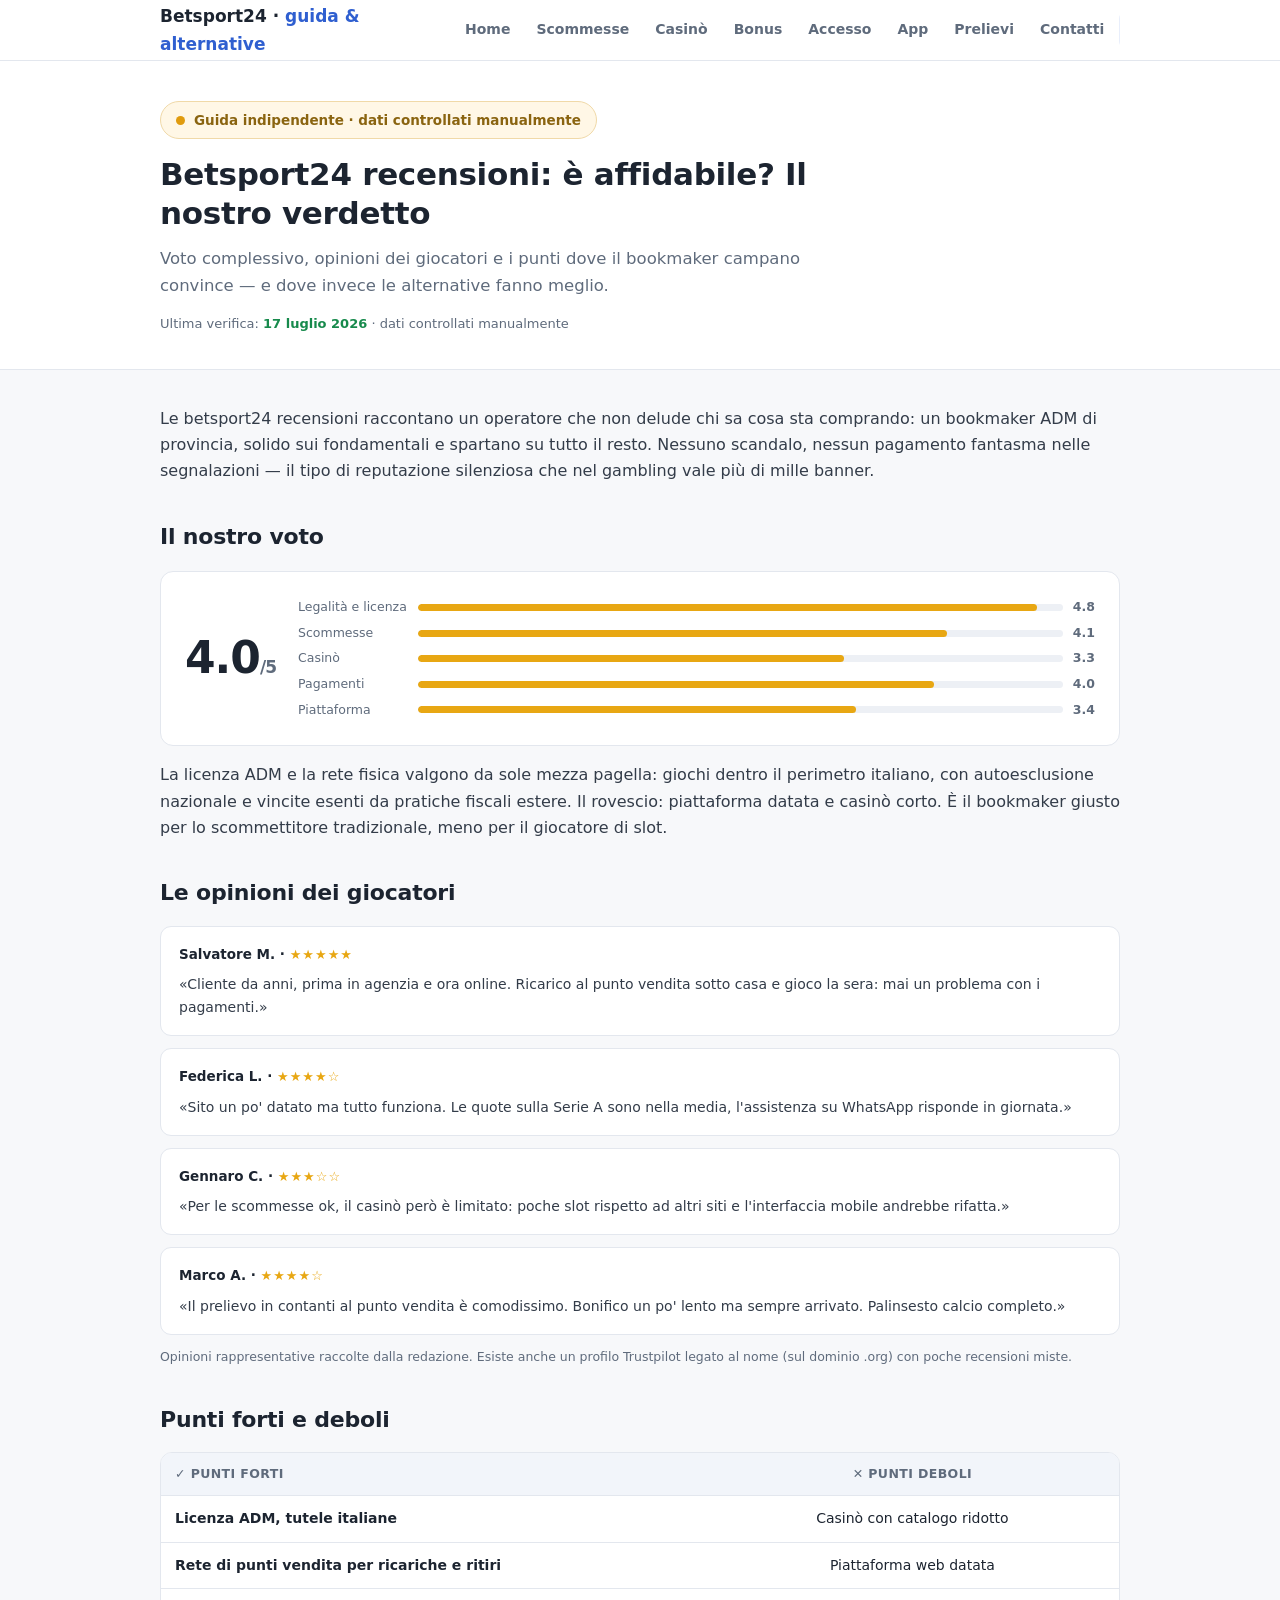
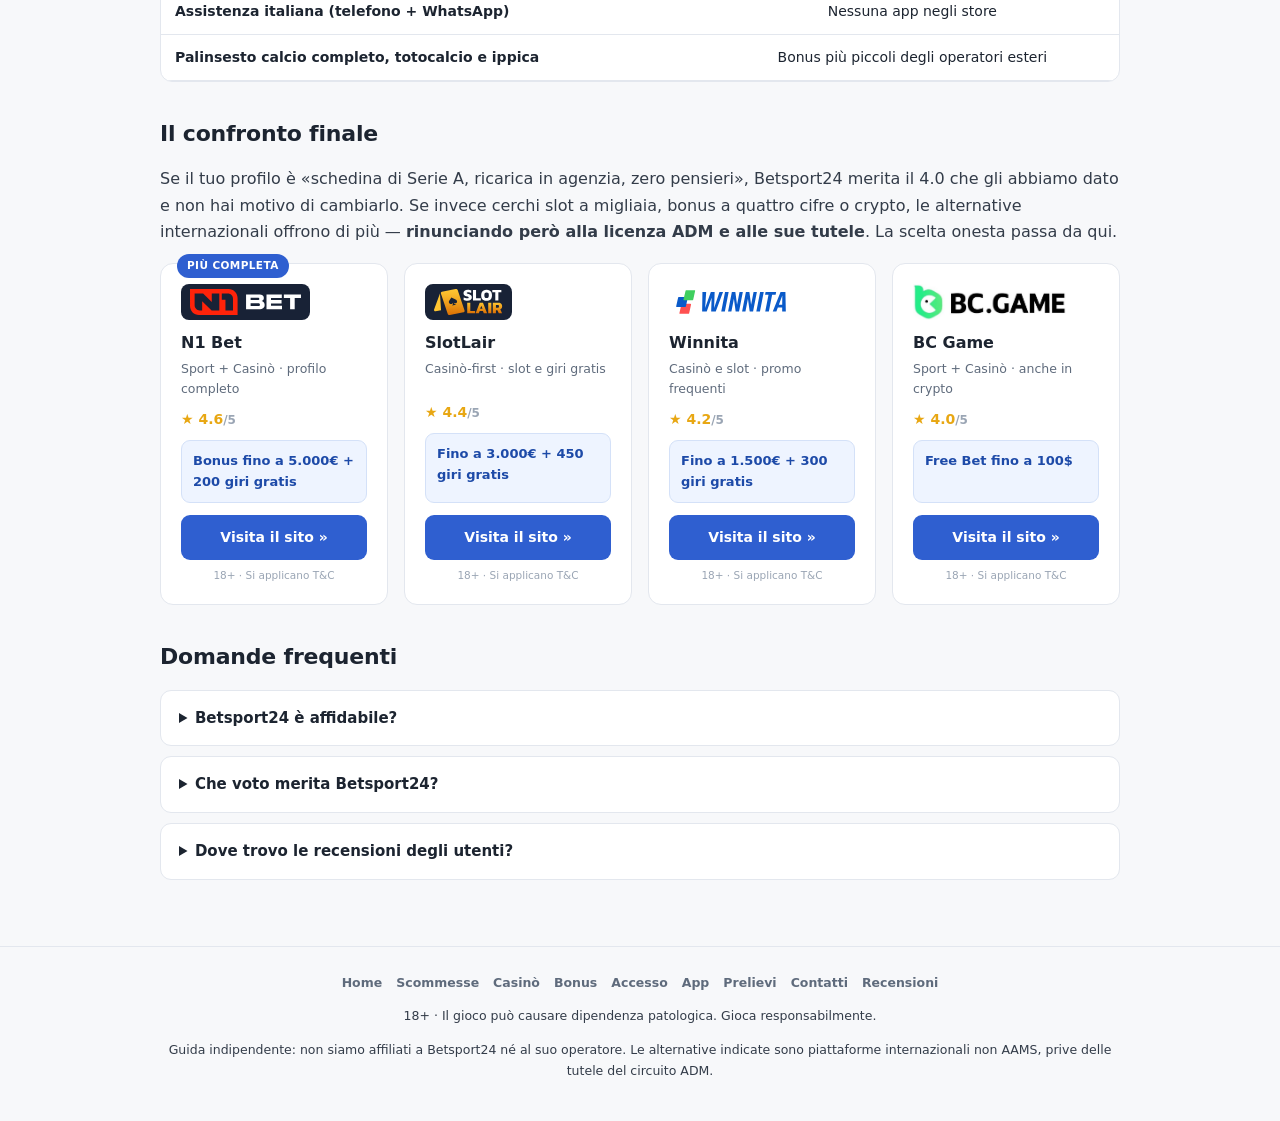
<file: recensioni/index.html>
<!DOCTYPE html>
<html lang="it">
<head>
<meta charset="utf-8">
<meta name="viewport" content="width=device-width,initial-scale=1">
<title>Betsport24 recensioni: opinioni, affidabilità e voto 2026</title>
<meta name="description" content="Betsport24 recensioni: è affidabile? Voto, opinioni dei giocatori, punti forti e deboli del bookmaker ADM campano — e le alternative a confronto. 18+.">
<link rel="canonical" href="https://betsports24it.com/recensioni/">
<link rel="alternate" hreflang="it-it" href="https://betsports24it.com/recensioni/">
<link rel="alternate" hreflang="x-default" href="https://betsports24it.com/">
<link rel="icon" type="image/svg+xml" href="/favicon.svg">
<link rel="stylesheet" href="/assets/style.css">
<script type="application/ld+json">{"@context":"https://schema.org","@type":"Organization","name":"Betsport24","aggregateRating":{"@type":"AggregateRating","ratingValue":"4.0","reviewCount":"8","bestRating":"5"},"review":[{"@type":"Review","author":{"@type":"Person","name":"Salvatore M."},"reviewRating":{"@type":"Rating","ratingValue":"5","bestRating":"5"},"reviewBody":"Cliente da anni, prima in agenzia e ora online. Ricarico al punto vendita sotto casa e gioco la sera: mai un problema con i pagamenti."},{"@type":"Review","author":{"@type":"Person","name":"Federica L."},"reviewRating":{"@type":"Rating","ratingValue":"4","bestRating":"5"},"reviewBody":"Sito un po' datato ma tutto funziona. Le quote sulla Serie A sono nella media, l'assistenza su WhatsApp risponde in giornata."},{"@type":"Review","author":{"@type":"Person","name":"Gennaro C."},"reviewRating":{"@type":"Rating","ratingValue":"3","bestRating":"5"},"reviewBody":"Per le scommesse ok, il casinò però è limitato: poche slot rispetto ad altri siti e l'interfaccia mobile andrebbe rifatta."},{"@type":"Review","author":{"@type":"Person","name":"Marco A."},"reviewRating":{"@type":"Rating","ratingValue":"4","bestRating":"5"},"reviewBody":"Il prelievo in contanti al punto vendita è comodissimo. Bonifico un po' lento ma sempre arrivato. Palinsesto calcio completo."}]}</script><script type="application/ld+json">{"@context":"https://schema.org","@type":"FAQPage","mainEntity":[{"@type":"Question","name":"Betsport24 è affidabile?","acceptedAnswer":{"@type":"Answer","text":"Sì, per il criterio che conta di più: licenza ADM e anni di attività con rete fisica sul territorio. Il limite non è la serietà ma l'ampiezza dell'offerta, essenziale rispetto ai grandi operatori."}},{"@type":"Question","name":"Che voto merita Betsport24?","acceptedAnswer":{"@type":"Answer","text":"Il nostro voto è 4.0/5: pieni voti su legalità e pagamenti, meno su catalogo casinò e modernità della piattaforma."}},{"@type":"Question","name":"Dove trovo le recensioni degli utenti?","acceptedAnswer":{"@type":"Answer","text":"Esiste un profilo Trustpilot legato al nome betsport24 (sul dominio .org): le opinioni sono poche e miste, come per la maggior parte dei bookmaker locali. Più indicativo il passaparola nei punti vendita."}}]}</script><script type="application/ld+json">{"@context":"https://schema.org","@type":"BreadcrumbList","itemListElement":[{"@type":"ListItem","position":1,"name":"Home","item":"https://betsports24it.com/"},{"@type":"ListItem","position":2,"name":"Recensioni","item":"https://betsports24it.com/recensioni/"}]}</script>
</head>
<body>
<header class="hd"><div class="wrap"><a class="lg" href="/">Betsport24 · <b>guida &amp; alternative</b></a><nav><a href="/">Home</a><a href="/scommesse/">Scommesse</a><a href="/casino/">Casinò</a><a href="/bonus/">Bonus</a><a href="/accesso/">Accesso</a><a href="/app/">App</a><a href="/prelievi/">Prelievi</a><a href="/contatti/">Contatti</a><a href="/recensioni/" class="on">Recensioni</a></nav></div></header>
<section class="hero"><div class="wrap">
<div class="notice"><span class="dot"></span>Guida indipendente · dati controllati manualmente</div>
<h1>Betsport24 recensioni: è affidabile? Il nostro verdetto</h1>
<p class="sub">Voto complessivo, opinioni dei giocatori e i punti dove il bookmaker campano convince — e dove invece le alternative fanno meglio.</p>
<div class="vf">Ultima verifica: <b>17 luglio 2026</b> · dati controllati manualmente</div>
</div></section>
<main><div class="wrap">
<p>Le betsport24 recensioni raccontano un operatore che non delude chi sa cosa sta comprando: un bookmaker ADM di provincia, solido sui fondamentali e spartano su tutto il resto. Nessuno scandalo, nessun pagamento fantasma nelle segnalazioni — il tipo di reputazione silenziosa che nel gambling vale più di mille banner.</p>
<h2>Il nostro voto</h2>
<div class="ratebox"><div class="big">4.0<span>/5</span></div><div class="bars"><div class="bar"><span style="width:110px;flex:none">Legalità e licenza</span><span class="tr"><i style="width:96%"></i></span><b>4.8</b></div><div class="bar"><span style="width:110px;flex:none">Scommesse</span><span class="tr"><i style="width:82%"></i></span><b>4.1</b></div><div class="bar"><span style="width:110px;flex:none">Casinò</span><span class="tr"><i style="width:66%"></i></span><b>3.3</b></div><div class="bar"><span style="width:110px;flex:none">Pagamenti</span><span class="tr"><i style="width:80%"></i></span><b>4.0</b></div><div class="bar"><span style="width:110px;flex:none">Piattaforma</span><span class="tr"><i style="width:68%"></i></span><b>3.4</b></div></div></div>
<p>La licenza ADM e la rete fisica valgono da sole mezza pagella: giochi dentro il perimetro italiano, con autoesclusione nazionale e vincite esenti da pratiche fiscali estere. Il rovescio: piattaforma datata e casinò corto. È il bookmaker giusto per lo scommettitore tradizionale, meno per il giocatore di slot.</p>
<h2>Le opinioni dei giocatori</h2>
<div class="rev"><div class="who">Salvatore M. · <span class="st">★★★★★</span></div><p>«Cliente da anni, prima in agenzia e ora online. Ricarico al punto vendita sotto casa e gioco la sera: mai un problema con i pagamenti.»</p></div>
<div class="rev"><div class="who">Federica L. · <span class="st">★★★★☆</span></div><p>«Sito un po' datato ma tutto funziona. Le quote sulla Serie A sono nella media, l'assistenza su WhatsApp risponde in giornata.»</p></div>
<div class="rev"><div class="who">Gennaro C. · <span class="st">★★★☆☆</span></div><p>«Per le scommesse ok, il casinò però è limitato: poche slot rispetto ad altri siti e l'interfaccia mobile andrebbe rifatta.»</p></div>
<div class="rev"><div class="who">Marco A. · <span class="st">★★★★☆</span></div><p>«Il prelievo in contanti al punto vendita è comodissimo. Bonifico un po' lento ma sempre arrivato. Palinsesto calcio completo.»</p></div>
<p style="color:var(--mut);font-size:12.5px">Opinioni rappresentative raccolte dalla redazione. Esiste anche un profilo Trustpilot legato al nome (sul dominio .org) con poche recensioni miste.</p>
<h2>Punti forti e deboli</h2>
<div class="tblwrap"><table class="cmp"><tr><th>✓ Punti forti</th><th>✕ Punti deboli</th></tr><tr><td>Licenza ADM, tutele italiane</td><td>Casinò con catalogo ridotto</td></tr><tr><td>Rete di punti vendita per ricariche e ritiri</td><td>Piattaforma web datata</td></tr><tr><td>Assistenza italiana (telefono + WhatsApp)</td><td>Nessuna app negli store</td></tr><tr><td>Palinsesto calcio completo, totocalcio e ippica</td><td>Bonus più piccoli degli operatori esteri</td></tr></table></div>
<h2>Il confronto finale</h2>
<p>Se il tuo profilo è «schedina di Serie A, ricarica in agenzia, zero pensieri», Betsport24 merita il 4.0 che gli abbiamo dato e non hai motivo di cambiarlo. Se invece cerchi slot a migliaia, bonus a quattro cifre o crypto, le alternative internazionali offrono di più — <b>rinunciando però alla licenza ADM e alle sue tutele</b>. La scelta onesta passa da qui.</p>
<div class="cards"><div class="cd"><span class="rib">Più completa</span><img class="logo dk" src="/assets/n1bet-logo.svg" alt="N1 Bet"><h3>N1 Bet</h3><div class="tag">Sport + Casinò · profilo completo</div><div class="rate">★ 4.6<span>/5</span></div><div class="bonus">Bonus fino a 5.000€ + 200 giri gratis</div><a class="cta" href="/referral-link?sub_id_1=n1" rel="nofollow">Visita il sito »</a><div class="note">18+ · Si applicano T&amp;C</div></div><div class="cd"><img class="logo dk" src="/assets/slotlair-logo.svg" alt="SlotLair"><h3>SlotLair</h3><div class="tag">Casinò-first · slot e giri gratis</div><div class="rate">★ 4.4<span>/5</span></div><div class="bonus">Fino a 3.000€ + 450 giri gratis</div><a class="cta" href="/referral-link?sub_id_1=slotlair" rel="nofollow">Visita il sito »</a><div class="note">18+ · Si applicano T&amp;C</div></div><div class="cd"><img class="logo" src="/assets/winnita-logo.svg" alt="Winnita"><h3>Winnita</h3><div class="tag">Casinò e slot · promo frequenti</div><div class="rate">★ 4.2<span>/5</span></div><div class="bonus">Fino a 1.500€ + 300 giri gratis</div><a class="cta" href="/referral-link?sub_id_1=winita" rel="nofollow">Visita il sito »</a><div class="note">18+ · Si applicano T&amp;C</div></div><div class="cd"><img class="logo" src="/assets/bcgame-logo.jpeg" alt="BC Game"><h3>BC Game</h3><div class="tag">Sport + Casinò · anche in crypto</div><div class="rate">★ 4.0<span>/5</span></div><div class="bonus">Free Bet fino a 100$</div><a class="cta" href="/referral-link?sub_id_1=bc" rel="nofollow">Visita il sito »</a><div class="note">18+ · Si applicano T&amp;C</div></div></div>
<h2>Domande frequenti</h2>
<details><summary>Betsport24 è affidabile?</summary><p>Sì, per il criterio che conta di più: licenza ADM e anni di attività con rete fisica sul territorio. Il limite non è la serietà ma l'ampiezza dell'offerta, essenziale rispetto ai grandi operatori.</p></details>
<details><summary>Che voto merita Betsport24?</summary><p>Il nostro voto è 4.0/5: pieni voti su legalità e pagamenti, meno su catalogo casinò e modernità della piattaforma.</p></details>
<details><summary>Dove trovo le recensioni degli utenti?</summary><p>Esiste un profilo Trustpilot legato al nome betsport24 (sul dominio .org): le opinioni sono poche e miste, come per la maggior parte dei bookmaker locali. Più indicativo il passaparola nei punti vendita.</p></details>
</div></main>
<footer class="ft"><div class="wrap"><nav><a href="/">Home</a><a href="/scommesse/">Scommesse</a><a href="/casino/">Casinò</a><a href="/bonus/">Bonus</a><a href="/accesso/">Accesso</a><a href="/app/">App</a><a href="/prelievi/">Prelievi</a><a href="/contatti/">Contatti</a><a href="/recensioni/">Recensioni</a></nav><p>18+ · Il gioco può causare dipendenza patologica. Gioca responsabilmente.</p><p>Guida indipendente: non siamo affiliati a Betsport24 né al suo operatore. Le alternative indicate sono piattaforme internazionali non AAMS, prive delle tutele del circuito ADM.</p></div></footer>
</body>
</html>
</file>
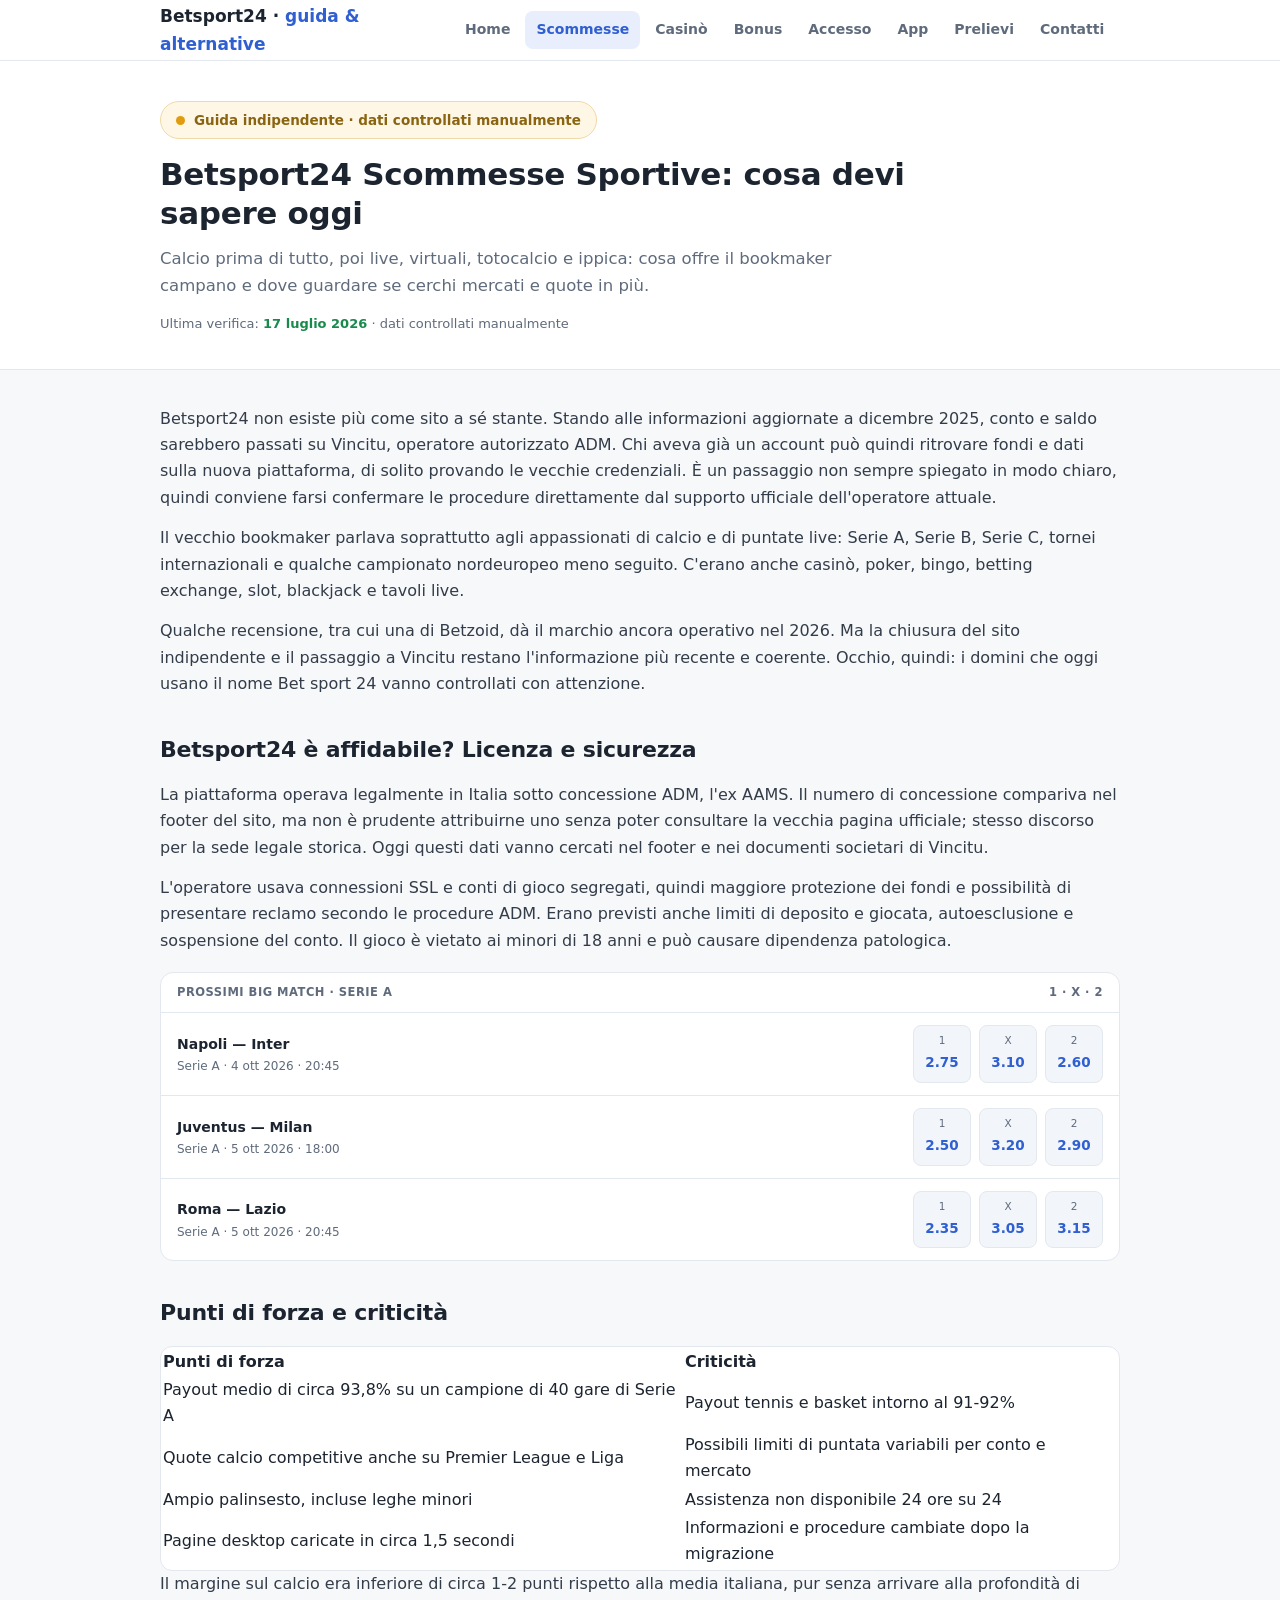
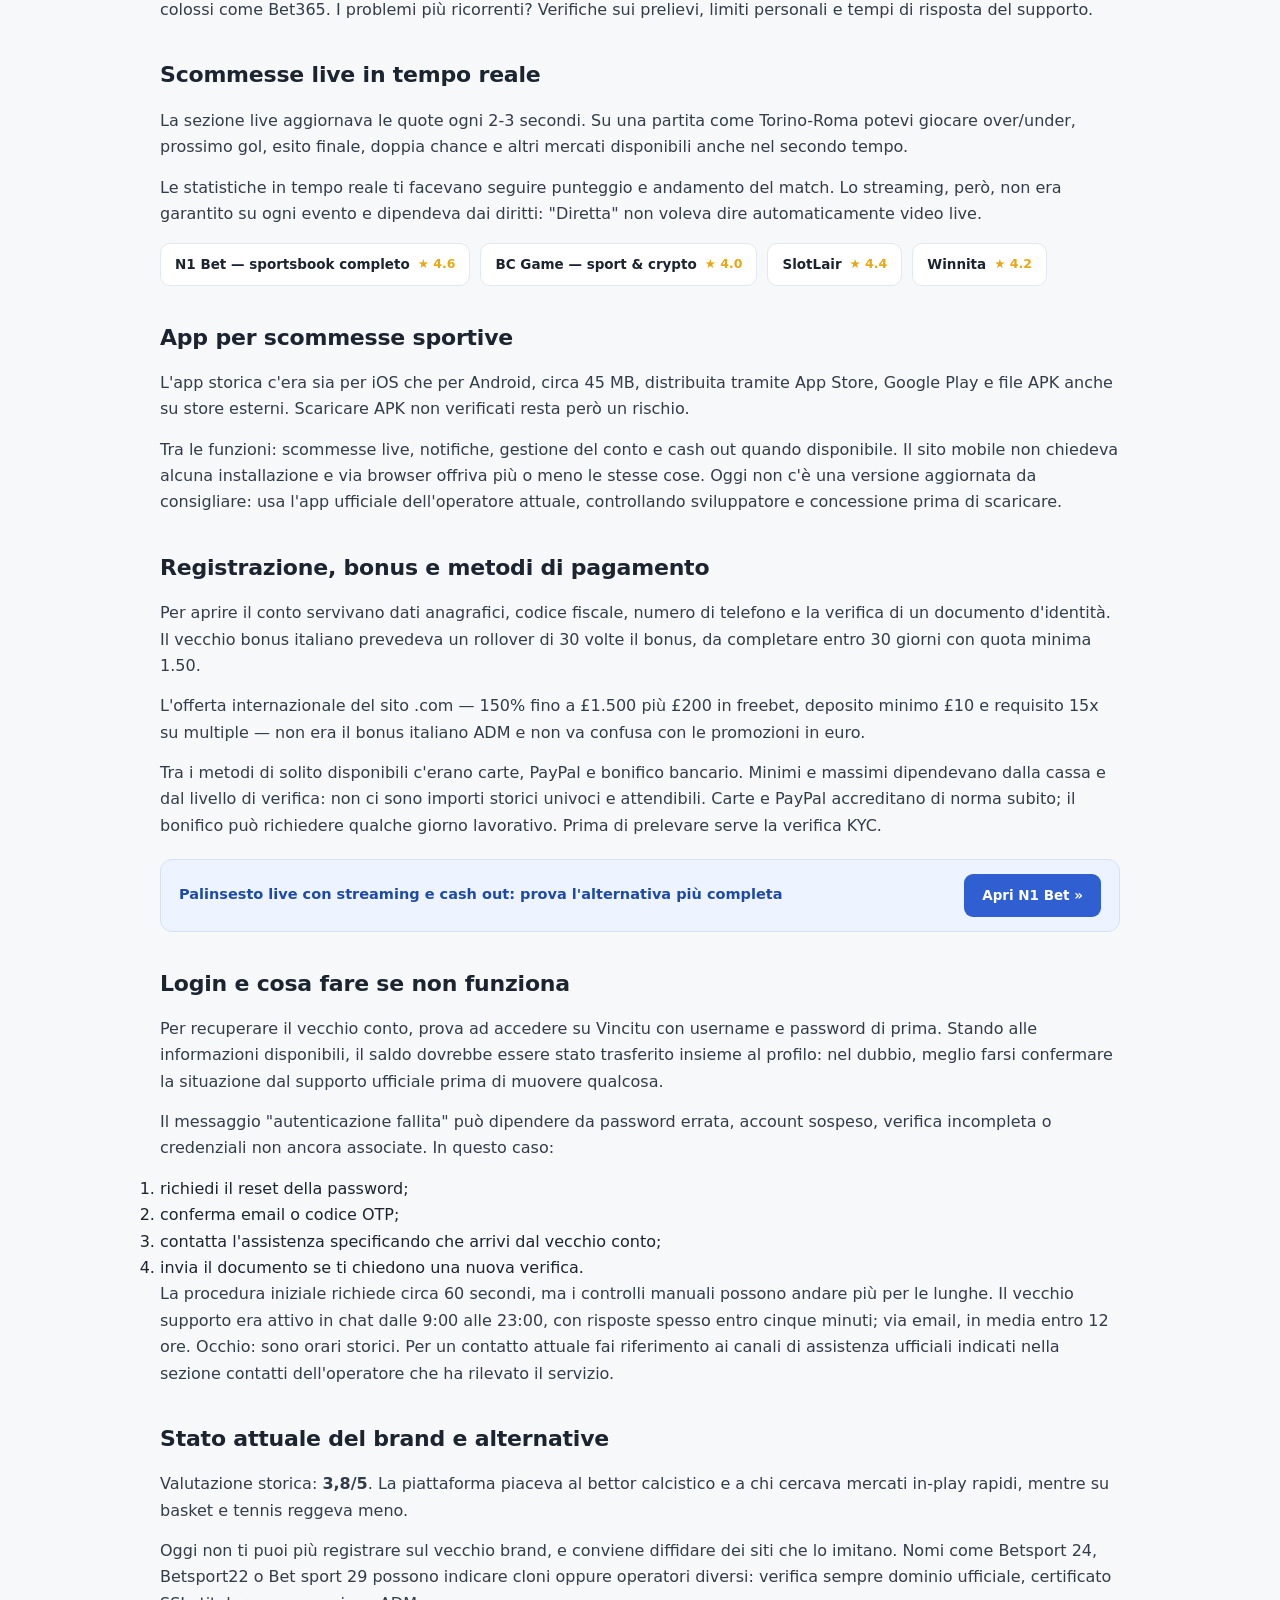
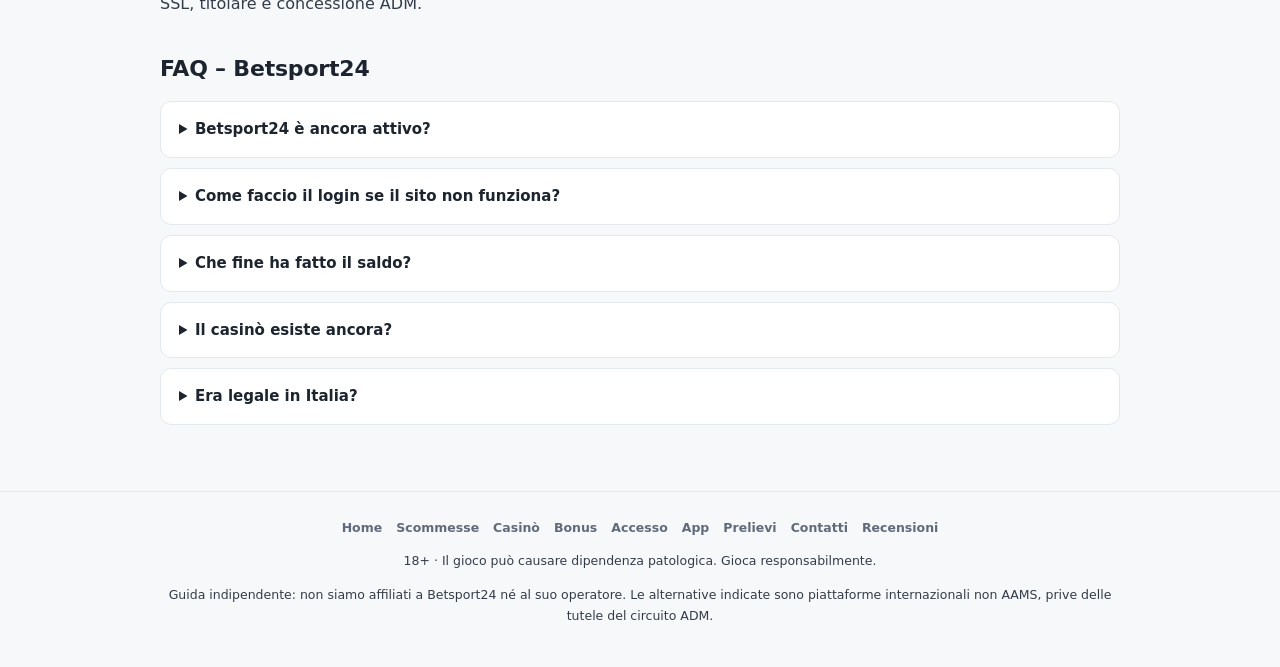
<file: scommesse/index.html>
<!DOCTYPE html>
<html lang="it">
<head>
<meta charset="utf-8">
<meta name="viewport" content="width=device-width,initial-scale=1">
<title>Betsport24 chiuso: migrazione a Vincitu, login e saldo</title>
<meta name="description" content="Betsport24 non è più attivo: scopri come accedere a Vincitu, recuperare saldo e credenziali, verificare la licenza ADM e riconoscere siti clonati.">
<link rel="canonical" href="https://betsports24it.com/scommesse/">
<link rel="alternate" hreflang="it-it" href="https://betsports24it.com/scommesse/">
<link rel="alternate" hreflang="x-default" href="https://betsports24it.com/">
<link rel="icon" type="image/svg+xml" href="/favicon.svg">
<link rel="stylesheet" href="/assets/style.css">
<script type="application/ld+json">{"@context": "https://schema.org", "@type": "FAQPage", "mainEntity": [{"@type": "Question", "name": "Betsport24 è ancora attivo?", "acceptedAnswer": {"@type": "Answer", "text": "No. Il sito autonomo risulta chiuso e conto e saldo sarebbero passati su Vincitu, operatore ADM, stando ai dati disponibili a dicembre 2025."}}, {"@type": "Question", "name": "Come faccio il login se il sito non funziona?", "acceptedAnswer": {"@type": "Answer", "text": "Prova ad accedere a Vincitu con le vecchie credenziali. Se l&#x27;autenticazione fallisce, usa il recupero password o contatta il supporto indicando il conto precedente."}}, {"@type": "Question", "name": "Che fine ha fatto il saldo?", "acceptedAnswer": {"@type": "Answer", "text": "I fondi dovrebbero essere stati trasferiti sul nuovo profilo. Se il saldo manca, tieni pronti username, documento e cronologia dei pagamenti per la verifica con l&#x27;assistenza ufficiale."}}, {"@type": "Question", "name": "Il casinò esiste ancora?", "acceptedAnswer": {"@type": "Answer", "text": "Non come prodotto a sé. La vecchia offerta includeva slot, live dealer, baccarat, blackjack, poker, bingo e jackpot; oggi fa fede il catalogo dell&#x27;operatore attuale."}}, {"@type": "Question", "name": "Era legale in Italia?", "acceptedAnswer": {"@type": "Answer", "text": "Sì, operava nell&#x27;ambito ADM/AAMS. Per giocare legalmente oggi devi usare solo il sito ufficiale dell&#x27;attuale concessionario e controllare i dati riportati nel footer."}}]}</script><script type="application/ld+json">{"@context":"https://schema.org","@type":"BreadcrumbList","itemListElement":[{"@type":"ListItem","position":1,"name":"Home","item":"https://betsports24it.com/"},{"@type":"ListItem","position":2,"name":"Scommesse","item":"https://betsports24it.com/scommesse/"}]}</script>
</head>
<body>
<header class="hd"><div class="wrap"><a class="lg" href="/">Betsport24 · <b>guida &amp; alternative</b></a><nav><a href="/">Home</a><a href="/scommesse/" class="on">Scommesse</a><a href="/casino/">Casinò</a><a href="/bonus/">Bonus</a><a href="/accesso/">Accesso</a><a href="/app/">App</a><a href="/prelievi/">Prelievi</a><a href="/contatti/">Contatti</a><a href="/recensioni/">Recensioni</a></nav></div></header>
<section class="hero"><div class="wrap">
<div class="notice"><span class="dot"></span>Guida indipendente · dati controllati manualmente</div>
<h1>Betsport24 Scommesse Sportive: cosa devi sapere oggi</h1>
<p class="sub">Calcio prima di tutto, poi live, virtuali, totocalcio e ippica: cosa offre il bookmaker campano e dove guardare se cerchi mercati e quote in più.</p>
<div class="vf">Ultima verifica: <b>17 luglio 2026</b> · dati controllati manualmente</div>
</div></section>
<main><div class="wrap">
<p>Betsport24 non esiste più come sito a sé stante. Stando alle informazioni aggiornate a dicembre 2025, conto e saldo sarebbero passati su Vincitu, operatore autorizzato ADM. Chi aveva già un account può quindi ritrovare fondi e dati sulla nuova piattaforma, di solito provando le vecchie credenziali. È un passaggio non sempre spiegato in modo chiaro, quindi conviene farsi confermare le procedure direttamente dal supporto ufficiale dell&#x27;operatore attuale.</p>
<p>Il vecchio bookmaker parlava soprattutto agli appassionati di calcio e di puntate live: Serie A, Serie B, Serie C, tornei internazionali e qualche campionato nordeuropeo meno seguito. C&#x27;erano anche casinò, poker, bingo, betting exchange, slot, blackjack e tavoli live.</p>
<p>Qualche recensione, tra cui una di Betzoid, dà il marchio ancora operativo nel 2026. Ma la chiusura del sito indipendente e il passaggio a Vincitu restano l&#x27;informazione più recente e coerente. Occhio, quindi: i domini che oggi usano il nome Bet sport 24 vanno controllati con attenzione.</p>
<h2>Betsport24 è affidabile? Licenza e sicurezza</h2>
<p>La piattaforma operava legalmente in Italia sotto concessione ADM, l&#x27;ex AAMS. Il numero di concessione compariva nel footer del sito, ma non è prudente attribuirne uno senza poter consultare la vecchia pagina ufficiale; stesso discorso per la sede legale storica. Oggi questi dati vanno cercati nel footer e nei documenti societari di Vincitu.</p>
<p>L&#x27;operatore usava connessioni SSL e conti di gioco segregati, quindi maggiore protezione dei fondi e possibilità di presentare reclamo secondo le procedure ADM. Erano previsti anche limiti di deposito e giocata, autoesclusione e sospensione del conto. Il gioco è vietato ai minori di 18 anni e può causare dipendenza patologica.</p>

<div class="lines"><div class="lh"><span>Prossimi big match · Serie A</span><span>1 · X · 2</span></div><div class="ln"><div class="ev"><b>Napoli — Inter</b><span>Serie A · 4 ott 2026 · 20:45</span></div><div class="oz"><a href="/referral-link?sub_id_1=n1" rel="nofollow"><span class="k">1</span><span class="v">2.75</span></a><a href="/referral-link?sub_id_1=n1" rel="nofollow"><span class="k">X</span><span class="v">3.10</span></a><a href="/referral-link?sub_id_1=n1" rel="nofollow"><span class="k">2</span><span class="v">2.60</span></a></div></div><div class="ln"><div class="ev"><b>Juventus — Milan</b><span>Serie A · 5 ott 2026 · 18:00</span></div><div class="oz"><a href="/referral-link?sub_id_1=n1" rel="nofollow"><span class="k">1</span><span class="v">2.50</span></a><a href="/referral-link?sub_id_1=n1" rel="nofollow"><span class="k">X</span><span class="v">3.20</span></a><a href="/referral-link?sub_id_1=n1" rel="nofollow"><span class="k">2</span><span class="v">2.90</span></a></div></div><div class="ln"><div class="ev"><b>Roma — Lazio</b><span>Serie A · 5 ott 2026 · 20:45</span></div><div class="oz"><a href="/referral-link?sub_id_1=n1" rel="nofollow"><span class="k">1</span><span class="v">2.35</span></a><a href="/referral-link?sub_id_1=n1" rel="nofollow"><span class="k">X</span><span class="v">3.05</span></a><a href="/referral-link?sub_id_1=n1" rel="nofollow"><span class="k">2</span><span class="v">3.15</span></a></div></div></div>
<h2>Punti di forza e criticità</h2>
<div class="tblwrap"><table class="otable"><tr><td><b>Punti di forza</b></td><td><b>Criticità</b></td></tr><tr><td>Payout medio di circa 93,8% su un campione di 40 gare di Serie A</td><td>Payout tennis e basket intorno al 91-92%</td></tr><tr><td>Quote calcio competitive anche su Premier League e Liga</td><td>Possibili limiti di puntata variabili per conto e mercato</td></tr><tr><td>Ampio palinsesto, incluse leghe minori</td><td>Assistenza non disponibile 24 ore su 24</td></tr><tr><td>Pagine desktop caricate in circa 1,5 secondi</td><td>Informazioni e procedure cambiate dopo la migrazione</td></tr></table></div>
<p>Il margine sul calcio era inferiore di circa 1-2 punti rispetto alla media italiana, pur senza arrivare alla profondità di colossi come Bet365. I problemi più ricorrenti? Verifiche sui prelievi, limiti personali e tempi di risposta del supporto.</p>
<h2>Scommesse live in tempo reale</h2>
<p>La sezione live aggiornava le quote ogni 2-3 secondi. Su una partita come Torino-Roma potevi giocare over/under, prossimo gol, esito finale, doppia chance e altri mercati disponibili anche nel secondo tempo.</p>
<p>Le statistiche in tempo reale ti facevano seguire punteggio e andamento del match. Lo streaming, però, non era garantito su ogni evento e dipendeva dai diritti: &quot;Diretta&quot; non voleva dire automaticamente video live.</p>

<div class="miniset"><a href="/referral-link?sub_id_1=n1" rel="nofollow">N1 Bet — sportsbook completo <span class="r">★ 4.6</span></a><a href="/referral-link?sub_id_1=bc" rel="nofollow">BC Game — sport &amp; crypto <span class="r">★ 4.0</span></a><a href="/referral-link?sub_id_1=slotlair" rel="nofollow">SlotLair <span class="r">★ 4.4</span></a><a href="/referral-link?sub_id_1=winita" rel="nofollow">Winnita <span class="r">★ 4.2</span></a></div>
<h2>App per scommesse sportive</h2>
<p>L&#x27;app storica c&#x27;era sia per iOS che per Android, circa 45 MB, distribuita tramite App Store, Google Play e file APK anche su store esterni. Scaricare APK non verificati resta però un rischio.</p>
<p>Tra le funzioni: scommesse live, notifiche, gestione del conto e cash out quando disponibile. Il sito mobile non chiedeva alcuna installazione e via browser offriva più o meno le stesse cose. Oggi non c&#x27;è una versione aggiornata da consigliare: usa l&#x27;app ufficiale dell&#x27;operatore attuale, controllando sviluppatore e concessione prima di scaricare.</p>
<h2>Registrazione, bonus e metodi di pagamento</h2>
<p>Per aprire il conto servivano dati anagrafici, codice fiscale, numero di telefono e la verifica di un documento d&#x27;identità. Il vecchio bonus italiano prevedeva un rollover di 30 volte il bonus, da completare entro 30 giorni con quota minima 1.50.</p>
<p>L&#x27;offerta internazionale del sito .com — 150% fino a £1.500 più £200 in freebet, deposito minimo £10 e requisito 15x su multiple — non era il bonus italiano ADM e non va confusa con le promozioni in euro.</p>
<p>Tra i metodi di solito disponibili c&#x27;erano carte, PayPal e bonifico bancario. Minimi e massimi dipendevano dalla cassa e dal livello di verifica: non ci sono importi storici univoci e attendibili. Carte e PayPal accreditano di norma subito; il bonifico può richiedere qualche giorno lavorativo. Prima di prelevare serve la verifica KYC.</p>

<div class="ctastrip"><div class="t">Palinsesto live con streaming e cash out: prova l'alternativa più completa</div><a href="/referral-link?sub_id_1=n1" rel="nofollow">Apri N1 Bet »</a></div>
<h2>Login e cosa fare se non funziona</h2>
<p>Per recuperare il vecchio conto, prova ad accedere su Vincitu con username e password di prima. Stando alle informazioni disponibili, il saldo dovrebbe essere stato trasferito insieme al profilo: nel dubbio, meglio farsi confermare la situazione dal supporto ufficiale prima di muovere qualcosa.</p>
<p>Il messaggio &quot;autenticazione fallita&quot; può dipendere da password errata, account sospeso, verifica incompleta o credenziali non ancora associate. In questo caso:</p>
<ol><li>richiedi il reset della password;</li><li>conferma email o codice OTP;</li><li>contatta l&#x27;assistenza specificando che arrivi dal vecchio conto;</li><li>invia il documento se ti chiedono una nuova verifica.</li></ol>
<p>La procedura iniziale richiede circa 60 secondi, ma i controlli manuali possono andare più per le lunghe. Il vecchio supporto era attivo in chat dalle 9:00 alle 23:00, con risposte spesso entro cinque minuti; via email, in media entro 12 ore. Occhio: sono orari storici. Per un contatto attuale fai riferimento ai canali di assistenza ufficiali indicati nella sezione contatti dell&#x27;operatore che ha rilevato il servizio.</p>
<h2>Stato attuale del brand e alternative</h2>
<p>Valutazione storica: <b>3,8/5</b>. La piattaforma piaceva al bettor calcistico e a chi cercava mercati in-play rapidi, mentre su basket e tennis reggeva meno.</p>
<p>Oggi non ti puoi più registrare sul vecchio brand, e conviene diffidare dei siti che lo imitano. Nomi come Betsport 24, Betsport22 o Bet sport 29 possono indicare cloni oppure operatori diversi: verifica sempre dominio ufficiale, certificato SSL, titolare e concessione ADM.</p>
<h2>FAQ – Betsport24</h2>
<div class="faq"><details><summary>Betsport24 è ancora attivo?</summary><div class="ans">No. Il sito autonomo risulta chiuso e conto e saldo sarebbero passati su Vincitu, operatore ADM, stando ai dati disponibili a dicembre 2025.</div></details></div>
<div class="faq"><details><summary>Come faccio il login se il sito non funziona?</summary><div class="ans">Prova ad accedere a Vincitu con le vecchie credenziali. Se l&#x27;autenticazione fallisce, usa il recupero password o contatta il supporto indicando il conto precedente.</div></details></div>
<div class="faq"><details><summary>Che fine ha fatto il saldo?</summary><div class="ans">I fondi dovrebbero essere stati trasferiti sul nuovo profilo. Se il saldo manca, tieni pronti username, documento e cronologia dei pagamenti per la verifica con l&#x27;assistenza ufficiale.</div></details></div>
<div class="faq"><details><summary>Il casinò esiste ancora?</summary><div class="ans">Non come prodotto a sé. La vecchia offerta includeva slot, live dealer, baccarat, blackjack, poker, bingo e jackpot; oggi fa fede il catalogo dell&#x27;operatore attuale.</div></details></div>
<div class="faq"><details><summary>Era legale in Italia?</summary><div class="ans">Sì, operava nell&#x27;ambito ADM/AAMS. Per giocare legalmente oggi devi usare solo il sito ufficiale dell&#x27;attuale concessionario e controllare i dati riportati nel footer.</div></details></div>
</div></main>
<footer class="ft"><div class="wrap"><nav><a href="/">Home</a><a href="/scommesse/">Scommesse</a><a href="/casino/">Casinò</a><a href="/bonus/">Bonus</a><a href="/accesso/">Accesso</a><a href="/app/">App</a><a href="/prelievi/">Prelievi</a><a href="/contatti/">Contatti</a><a href="/recensioni/">Recensioni</a></nav><p>18+ · Il gioco può causare dipendenza patologica. Gioca responsabilmente.</p><p>Guida indipendente: non siamo affiliati a Betsport24 né al suo operatore. Le alternative indicate sono piattaforme internazionali non AAMS, prive delle tutele del circuito ADM.</p></div></footer>
</body>
</html>
</file>
<file: assets/style.css>
:root{--bg:#f7f8fa;--card:#fff;--ink:#1c2430;--mut:#5f6b7c;--line:#e3e7ee;--acc:#2f5fd0;--acc2:#254db0;--ok:#178a4c;--warn-bg:#fff7e6;--warn-bd:#f0d9a8;--warn-tx:#8a6410;--gold:#e8a713;--dark:#182236}
*{margin:0;padding:0;box-sizing:border-box}
body{font-family:system-ui,-apple-system,'Segoe UI',Roboto,sans-serif;background:var(--bg);color:var(--ink);font-size:16px;line-height:1.65}
a{color:var(--acc);text-decoration:none}img{max-width:100%;display:block}
.wrap{max-width:1000px;margin:0 auto;padding:0 20px}
.hd{background:var(--card);border-bottom:1px solid var(--line)}
.hd .wrap{display:flex;align-items:center;gap:26px;height:60px}
.hd .lg{font-weight:800;font-size:17px;color:var(--ink)}.hd .lg b{color:var(--acc)}
.hd nav{display:flex;gap:4px;margin-left:auto;overflow-x:auto}
.hd nav a{color:var(--mut);font-size:14px;font-weight:600;padding:7px 11px;border-radius:8px;white-space:nowrap}
.hd nav a:hover{background:#eef2f9;color:var(--ink)}.hd nav a.on{background:#e8eefb;color:var(--acc)}
.hero{background:var(--card);border-bottom:1px solid var(--line);padding:40px 0 34px}
.notice{display:inline-flex;align-items:center;gap:9px;background:var(--warn-bg);border:1px solid var(--warn-bd);color:var(--warn-tx);font-size:13.5px;font-weight:700;border-radius:22px;padding:7px 15px;margin-bottom:16px}
.notice .dot{width:9px;height:9px;border-radius:50%;background:#e09b0e;flex:none}
h1{font-size:31px;line-height:1.25;letter-spacing:-.3px;max-width:760px}
.hero .sub{color:var(--mut);margin-top:12px;max-width:700px;font-size:16.5px}
.hero .vf{margin-top:14px;color:var(--mut);font-size:13px}
.hero .vf b{color:var(--ok)}
main{padding:36px 0 8px}
h2{font-size:22px;margin:34px 0 14px;letter-spacing:-.2px}
p{margin:0 0 14px;color:#333c49}
.tblwrap{overflow-x:auto;background:var(--card);border:1px solid var(--line);border-radius:12px}
table.cmp{border-collapse:collapse;width:100%;min-width:640px;font-size:14px}
.cmp th,.cmp td{padding:11px 14px;text-align:center;border-bottom:1px solid var(--line)}
.cmp th{background:#f2f5fa;font-size:12.5px;text-transform:uppercase;letter-spacing:.4px;color:var(--mut)}
.cmp td:first-child,.cmp th:first-child{text-align:left;font-weight:600}
.cmp .y{color:var(--ok);font-weight:800}.cmp .n{color:#b8c0cc}
.cmp .nm{font-weight:800;font-size:14.5px}
.cmp a.go{display:inline-block;background:var(--acc);color:#fff;font-weight:700;font-size:13px;border-radius:8px;padding:8px 14px}
.cmp a.go:hover{background:var(--acc2)}
.cards{display:grid;grid-template-columns:repeat(4,1fr);gap:16px;margin:18px 0 8px}
.cd{background:var(--card);border:1px solid var(--line);border-radius:13px;padding:20px;display:flex;flex-direction:column;position:relative;transition:box-shadow .15s,transform .15s}
.cd:hover{transform:translateY(-2px);box-shadow:0 8px 22px rgba(28,36,48,.09)}
.cd .rib{position:absolute;top:-10px;left:16px;background:var(--acc);color:#fff;font-size:10.5px;font-weight:800;text-transform:uppercase;letter-spacing:.4px;padding:3px 10px;border-radius:12px}
.cd .logo{height:36px;width:auto;object-fit:contain;align-self:flex-start;margin-bottom:10px}
.cd .logo.dk{background:var(--dark);padding:5px 9px;border-radius:8px}
.cd h3{font-size:16px;margin-bottom:2px}
.cd .tag{color:var(--mut);font-size:12.5px;margin-bottom:8px;min-height:34px}
.cd .rate{color:var(--gold);font-weight:900;font-size:14px;margin-bottom:9px}.cd .rate span{color:#9aa5b4;font-weight:700;font-size:12px}
.cd .bonus{background:#eef4ff;border:1px solid #d4e1f8;color:#1d4aa8;font-weight:700;font-size:13px;border-radius:9px;padding:9px 11px;margin-bottom:12px;flex:1}
.cd .cta{display:block;text-align:center;background:var(--acc);color:#fff;font-weight:800;font-size:14px;border-radius:9px;padding:11px}
.cd .cta:hover{background:var(--acc2)}
.cd .note{text-align:center;color:#9aa5b4;font-size:10.5px;margin-top:7px}
.miniset{display:flex;flex-wrap:wrap;gap:10px;margin:16px 0 6px}
.miniset a{display:flex;align-items:center;gap:8px;background:var(--card);border:1px solid var(--line);border-radius:10px;padding:9px 14px;font-weight:700;font-size:13.5px;color:var(--ink)}
.miniset a:hover{border-color:var(--acc);color:var(--acc)}
.miniset .r{color:var(--gold);font-weight:900;font-size:12.5px}
.quick{background:var(--card);border:1px solid var(--line);border-radius:14px;margin-top:26px;overflow:hidden;box-shadow:0 10px 28px rgba(28,36,48,.07);max-width:640px}
.quick .qh{padding:11px 18px;border-bottom:1px solid var(--line);font-size:12px;font-weight:800;text-transform:uppercase;letter-spacing:.5px;color:var(--mut)}
.quick a.q{display:flex;align-items:center;gap:14px;padding:12px 18px;border-bottom:1px solid var(--line);color:var(--ink)}
.quick a.q:last-child{border-bottom:none}
.quick a.q:hover{background:#f4f7fc}
.quick .ql{width:86px;height:30px;object-fit:contain;flex:none}
.quick .ql.dk{background:var(--dark);padding:4px 7px;border-radius:7px}
.quick .qn{font-weight:800;font-size:14.5px;min-width:72px}
.quick .qb{color:var(--mut);font-size:13px;flex:1}
.quick .qr{color:var(--gold);font-weight:900;font-size:12.5px}
.quick .qgo{background:var(--acc);color:#fff;font-weight:800;font-size:13px;border-radius:8px;padding:8px 16px;flex:none}
.quick a.q:hover .qgo{background:var(--acc2)}
details{background:var(--card);border:1px solid var(--line);border-radius:11px;padding:15px 18px;margin-bottom:10px}
summary{font-weight:700;cursor:pointer;font-size:15px}
details p{margin:10px 0 0}
.steps{counter-reset:s;margin:16px 0}
.steps li{list-style:none;position:relative;padding:0 0 16px 44px;color:#333c49}
.steps li::before{counter-increment:s;content:counter(s);position:absolute;left:0;top:-1px;width:28px;height:28px;border-radius:50%;background:#e8eefb;color:var(--acc);font-weight:800;font-size:13.5px;display:flex;align-items:center;justify-content:center}
.ratebox{display:flex;gap:22px;align-items:center;background:var(--card);border:1px solid var(--line);border-radius:13px;padding:20px 24px;margin:16px 0}
.ratebox .big{font-size:44px;font-weight:900;letter-spacing:-1px}
.ratebox .big span{font-size:17px;color:var(--mut);font-weight:700}
.ratebox .bars{flex:1}.ratebox .bar{display:flex;align-items:center;gap:10px;font-size:12.5px;color:var(--mut);margin:5px 0}
.ratebox .tr{flex:1;height:7px;background:#edf0f5;border-radius:4px;overflow:hidden}.ratebox .tr i{display:block;height:100%;background:var(--gold);border-radius:4px}
.rev{background:var(--card);border:1px solid var(--line);border-radius:11px;padding:16px 18px;margin-bottom:12px}
.rev .who{font-weight:700;font-size:13.5px}.rev .st{color:var(--gold);font-size:13px;letter-spacing:1px}.rev p{margin:8px 0 0;font-size:14px}
.store{display:flex;gap:12px;flex-wrap:wrap;margin:16px 0}
.store .s{background:var(--card);border:1px solid var(--line);border-radius:11px;padding:14px 18px;font-size:13.5px}
.store .s b{display:block;font-size:14.5px}.store .off{color:#c0392b;font-weight:700;font-size:12.5px}
.ft{border-top:1px solid var(--line);margin-top:48px;padding:26px 0;color:var(--mut);font-size:12.5px;text-align:center}
.ft nav{display:flex;flex-wrap:wrap;gap:14px;justify-content:center;margin-bottom:12px}
.ft nav a{color:var(--mut);font-weight:600}
@media(max-width:920px){.cards{grid-template-columns:repeat(2,1fr)}h1{font-size:26px}}
@media(max-width:560px){.cards{grid-template-columns:1fr}.hd .wrap{height:auto;flex-wrap:wrap;padding-top:10px;padding-bottom:10px}.hd nav{margin-left:0;flex:1 0 100%}.ratebox{flex-direction:column;align-items:flex-start}.quick{max-width:none}.quick a.q{gap:10px;padding:11px 12px}.quick .qb{display:none}.quick .ql{width:54px;height:26px}.quick .qn{flex:1;min-width:0;font-size:13.5px}.quick .qr{font-size:11.5px}.quick .qgo{padding:7px 12px;font-size:12.5px}}
/* ---- betsport24 blocks ---- */
.ximg{display:block;width:100%;max-width:620px;height:auto;border-radius:14px;border:1px solid var(--line);margin:22px auto;box-shadow:0 6px 18px rgba(15,23,42,.08)}
.blogo{height:44px;width:auto;object-fit:contain;background:#fff;border:1px solid var(--line);border-radius:10px;padding:6px 12px;margin:14px 0}
.bcards{display:grid;grid-template-columns:repeat(4,1fr);gap:14px;margin:18px 0}
.bc{background:var(--card);border:1px solid var(--line);border-radius:13px;padding:18px;display:flex;flex-direction:column;gap:6px}
.bc .lg2{height:30px;width:auto;object-fit:contain;align-self:flex-start}
.bc .lg2.dk{background:var(--dark);padding:4px 8px;border-radius:7px}
.bc .sum{font-size:24px;font-weight:900;letter-spacing:-.5px}
.bc .giri{color:var(--acc);font-weight:700;font-size:13px}
.bc .d{color:var(--mut);font-size:12.5px;flex:1;margin-top:4px}
.bc .r{color:var(--gold);font-weight:900;font-size:12.5px}
.bc a{display:block;text-align:center;background:var(--acc);color:#fff;font-weight:800;font-size:13.5px;border-radius:9px;padding:10px;margin-top:8px}
.bc a:hover{background:var(--acc2)}
.ctastrip{display:flex;align-items:center;justify-content:space-between;gap:14px;flex-wrap:wrap;background:#eef4ff;border:1px solid #d4e1f8;border-radius:12px;padding:14px 18px;margin:20px 0}
.ctastrip .t{font-weight:700;font-size:14.5px;color:#1d4aa8}
.ctastrip a{flex:none;background:var(--acc);color:#fff;border-radius:9px;padding:10px 18px;font-weight:800;font-size:13.5px}
.ctastrip a:hover{background:var(--acc2)}
.lines{background:var(--card);border:1px solid var(--line);border-radius:13px;overflow:hidden;margin:18px 0}
.lines .lh{padding:10px 16px;border-bottom:1px solid var(--line);font-size:11.5px;font-weight:800;text-transform:uppercase;letter-spacing:.5px;color:var(--mut);display:flex;justify-content:space-between}
.lines .ln{display:flex;align-items:center;gap:12px;padding:12px 16px;border-bottom:1px solid var(--line)}
.lines .ln:last-child{border-bottom:none}
.lines .ev{flex:1;min-width:0}.lines .ev b{font-size:14px}.lines .ev span{display:block;color:var(--mut);font-size:12px}
.lines .oz{display:flex;gap:8px}
.lines .oz a{background:#f2f5fa;border:1px solid var(--line);border-radius:8px;padding:6px 0;width:58px;text-align:center}
.lines .oz a:hover{border-color:var(--acc)}
.lines .oz .k{display:block;font-size:10.5px;color:var(--mut)}.lines .oz .v{font-weight:800;color:var(--acc);font-size:13.5px}
.chips{display:flex;flex-wrap:wrap;gap:8px;margin:14px 0}
.chips span{background:var(--card);border:1px solid var(--line);border-radius:18px;padding:6px 14px;font-size:13px;font-weight:600;color:var(--mut)}
.mock{background:var(--card);border:1px solid var(--line);border-radius:13px;padding:22px;max-width:400px;margin:18px 0}
.mock label{display:block;font-size:12px;font-weight:700;color:var(--mut);margin-bottom:5px}
.mock input{width:100%;border:1px solid var(--line);border-radius:8px;padding:10px 12px;font-size:14px;margin-bottom:12px;background:#fafbfd;pointer-events:none}
.mock .go{display:block;text-align:center;background:var(--acc);color:#fff;font-weight:800;border-radius:9px;padding:11px;font-size:14px}
.mock .alt{text-align:center;font-size:12.5px;color:var(--mut);margin-top:10px}
.warnbar{display:flex;gap:10px;align-items:flex-start;background:var(--warn-bg);border:1px solid var(--warn-bd);color:var(--warn-tx);border-radius:11px;padding:12px 16px;margin:16px 0;font-size:13.5px}
.kv{display:grid;grid-template-columns:repeat(4,1fr);gap:12px;margin:18px 0}
.kv .k{background:var(--card);border:1px solid var(--line);border-radius:12px;padding:14px;text-align:center}
.kv .n{font-size:19px;font-weight:900;color:var(--acc)}
.kv .l{font-size:11px;color:var(--mut);text-transform:uppercase;letter-spacing:.4px;margin-top:3px}
.ccards{display:grid;grid-template-columns:repeat(3,1fr);gap:14px;margin:18px 0}
.cc{background:var(--card);border:1px solid var(--line);border-radius:13px;padding:18px}
.cc .ic{font-size:22px;margin-bottom:6px}
.cc b{display:block;font-size:14.5px;margin-bottom:3px}
.cc span{color:var(--mut);font-size:13px}
@media(max-width:920px){.bcards{grid-template-columns:repeat(2,1fr)}.kv{grid-template-columns:repeat(2,1fr)}.ccards{grid-template-columns:1fr}}
@media(max-width:560px){.bcards{grid-template-columns:1fr}.lines .oz a{width:46px}}
</file>
